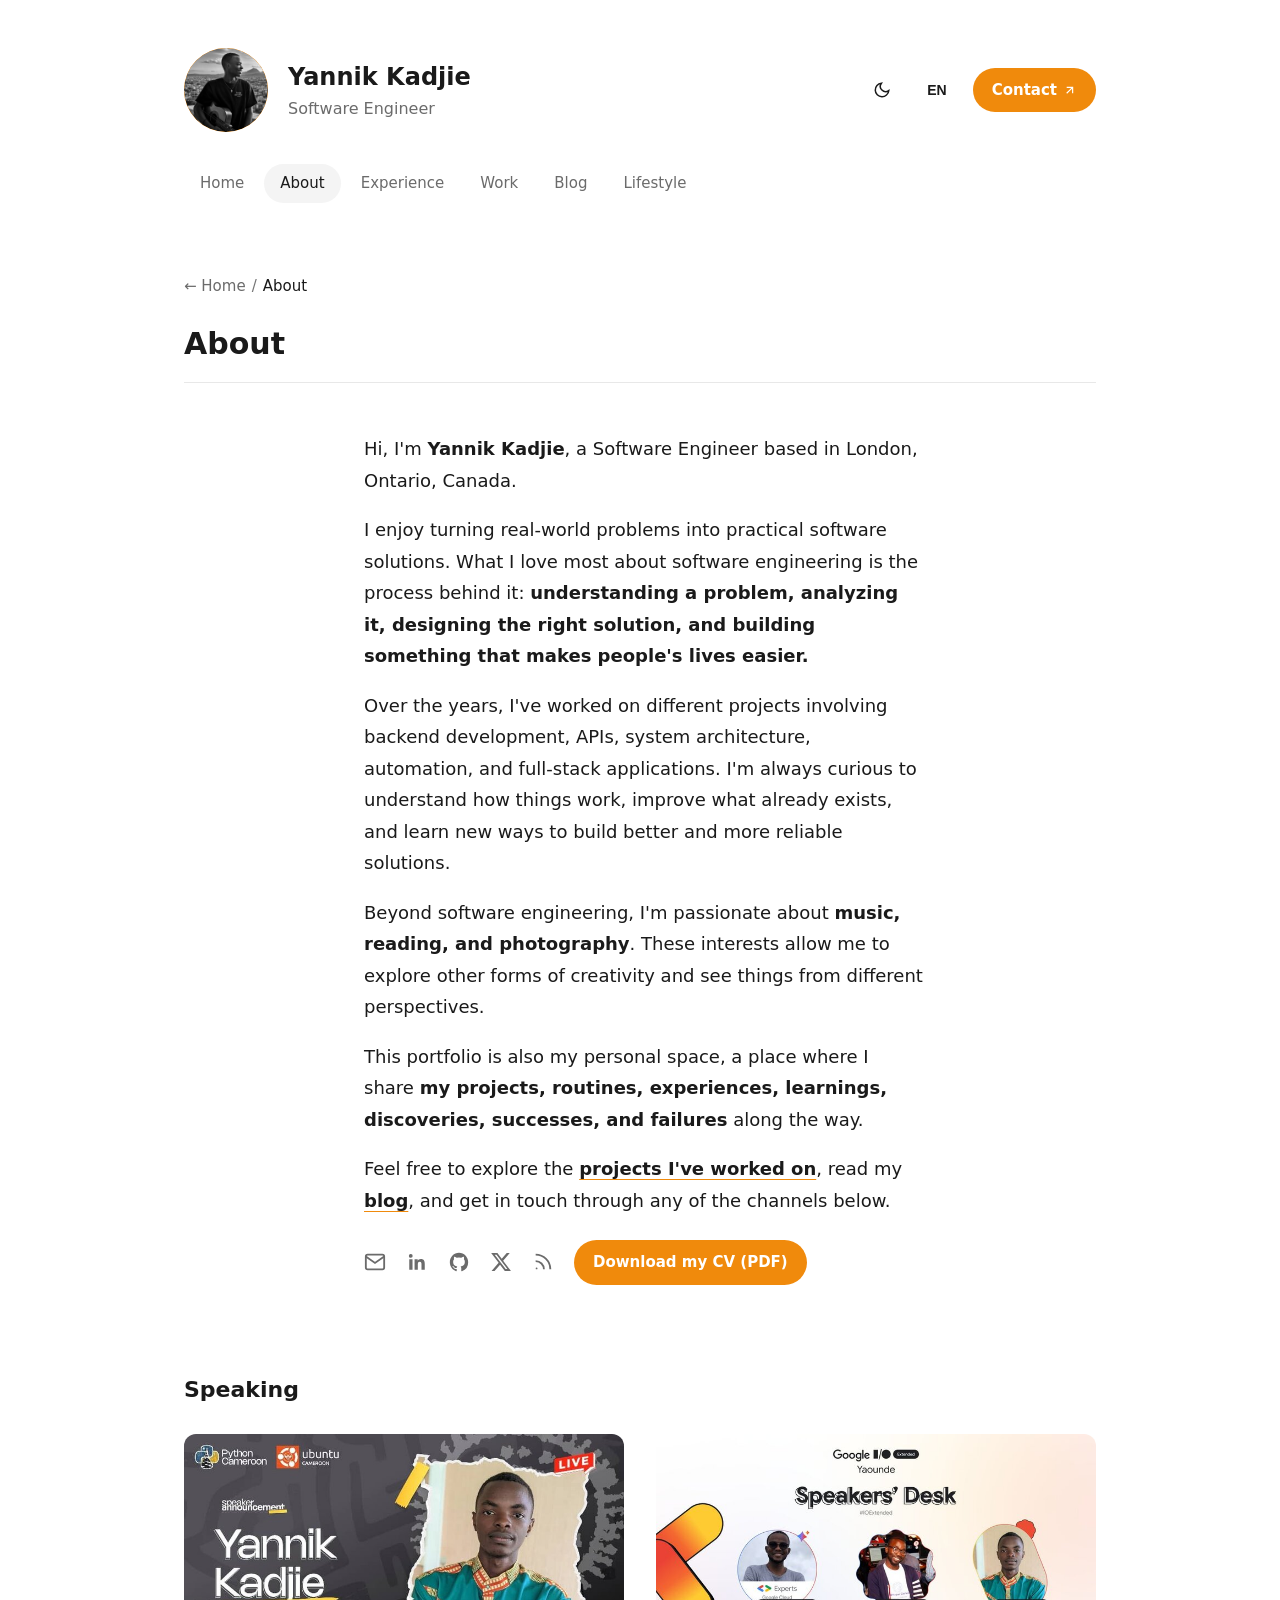
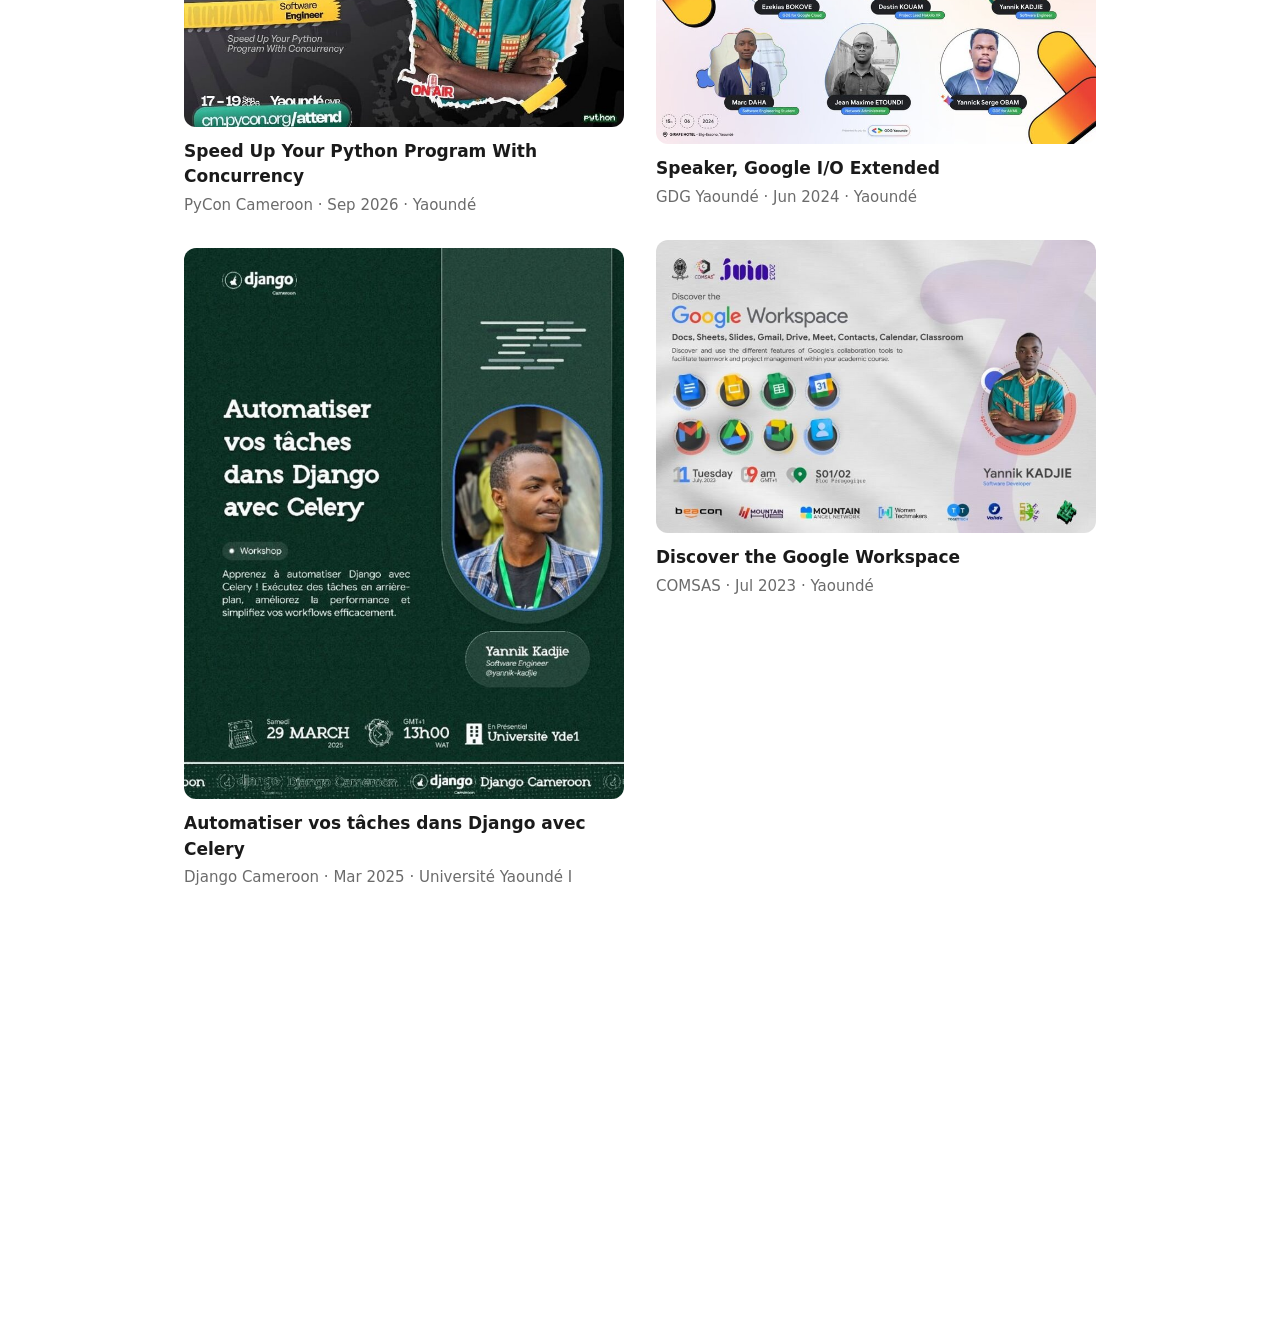
<file: apropos.html>
<!doctype html>
<html lang="en">
<head>
<!-- Google tag (gtag.js) -->
<script async src="https://www.googletagmanager.com/gtag/js?id=G-TTZ9JST12G"></script>
<script>
  window.dataLayer = window.dataLayer || [];
  function gtag(){dataLayer.push(arguments);}
  gtag('js', new Date());

  gtag('config', 'G-TTZ9JST12G');
</script>
<meta charset="utf-8">
<script>
  // Apply the saved theme before first paint to avoid a flash of the
  // wrong theme (OS dark preference vs. the user's explicit choice).
  try {
    var t = localStorage.getItem("theme");
    if (t) document.documentElement.setAttribute("data-theme", t);
  } catch (e) {}
</script>
<meta name="viewport" content="width=device-width, initial-scale=1">
<title>About - Yannik Kadjie, Software Engineer in London, Ontario</title>
<meta name="description" content="Yannik Kadjie, software engineer in London, Ontario, Canada: who I am, what drives me, and my talks at PyCon Cameroon, Django Cameroon and GDG Yaoundé.">
<link rel="canonical" href="https://yannik-kadjie.vercel.app/apropos.html">
<link rel="alternate" type="application/rss+xml" title="Yannik Kadjie's RSS feed" href="rss.xml">
<meta name="theme-color" content="#f08a0c">
<link rel="icon" type="image/svg+xml" href="assets/favicon.svg">
<link rel="icon" type="image/x-icon" href="assets/favicon.ico">
<link rel="apple-touch-icon" sizes="180x180" href="assets/apple-touch-icon.png">
<meta property="og:type" content="website">
<meta property="og:site_name" content="Yannik Kadjie">
<meta property="og:locale" content="en_US">
<meta property="og:url" content="https://yannik-kadjie.vercel.app/apropos.html">
<meta property="og:title" content="About - Yannik Kadjie, Software Engineer in London, Ontario">
<meta property="og:description" content="Yannik Kadjie, software engineer in London, Ontario, Canada: who I am, what drives me, and my talks at PyCon Cameroon, Django Cameroon and GDG Yaoundé.">
<meta property="og:image" content="https://yannik-kadjie.vercel.app/assets/og-image.jpg">
<meta property="og:image:width" content="1200">
<meta property="og:image:height" content="630">
<meta name="twitter:card" content="summary_large_image">
<meta name="twitter:title" content="About - Yannik Kadjie, Software Engineer in London, Ontario">
<meta name="twitter:description" content="Yannik Kadjie, software engineer in London, Ontario, Canada: who I am, what drives me, and my talks at PyCon Cameroon, Django Cameroon and GDG Yaoundé.">
<meta name="twitter:image" content="https://yannik-kadjie.vercel.app/assets/og-image.jpg">
<script type="application/ld+json">
{
  "@context": "https://schema.org",
  "@type": "AboutPage",
  "url": "https://yannik-kadjie.vercel.app/apropos.html",
  "name": "About - Yannik Kadjie, Software Engineer in London, Ontario",
  "description": "Yannik Kadjie, software engineer in London, Ontario, Canada: who I am, what drives me, and my talks at PyCon Cameroon, Django Cameroon and GDG Yaoundé.",
  "mainEntity": {
    "@type": "Person",
    "@id": "https://yannik-kadjie.vercel.app/#person",
    "name": "Yannik Kadjie",
    "jobTitle": "Software Engineer",
    "url": "https://yannik-kadjie.vercel.app/",
    "image": "https://yannik-kadjie.vercel.app/assets/avatar.jpg",
    "address": {
      "@type": "PostalAddress",
      "addressLocality": "London",
      "addressRegion": "ON",
      "addressCountry": "CA"
    },
    "knowsAbout": [
      "Python",
      "FastAPI",
      "Django",
      "Flutter",
      "Web scraping",
      "Test automation"
    ],
    "sameAs": [
      "https://linkedin.com/in/yannik-kadjie",
      "https://github.com/main-c",
      "https://x.com/yannikKadjie"
    ]
  }
}
</script>
<script type="application/ld+json">
{
  "@context": "https://schema.org",
  "@type": "Event",
  "name": "Speed Up Your Python Program With Concurrency",
  "startDate": "2026-09",
  "eventAttendanceMode": "https://schema.org/OfflineEventAttendanceMode",
  "eventStatus": "https://schema.org/EventScheduled",
  "location": {
    "@type": "Place",
    "name": "Yaoundé",
    "address": {
      "@type": "PostalAddress",
      "addressLocality": "Yaoundé",
      "addressCountry": "CM"
    }
  },
  "organizer": {
    "@type": "Organization",
    "name": "PyCon Cameroon"
  },
  "performer": {
    "@type": "Person",
    "@id": "https://yannik-kadjie.vercel.app/#person",
    "name": "Yannik Kadjie"
  }
}
</script>
<script type="application/ld+json">
{
  "@context": "https://schema.org",
  "@type": "Event",
  "name": "Automatiser vos tâches dans Django avec Celery",
  "startDate": "2025-03",
  "eventAttendanceMode": "https://schema.org/OfflineEventAttendanceMode",
  "eventStatus": "https://schema.org/EventScheduled",
  "location": {
    "@type": "Place",
    "name": "Université de Yaoundé I",
    "address": {
      "@type": "PostalAddress",
      "addressLocality": "Yaoundé",
      "addressCountry": "CM"
    }
  },
  "organizer": {
    "@type": "Organization",
    "name": "Django Cameroon"
  },
  "performer": {
    "@type": "Person",
    "@id": "https://yannik-kadjie.vercel.app/#person",
    "name": "Yannik Kadjie"
  }
}
</script>
<script type="application/ld+json">
{
  "@context": "https://schema.org",
  "@type": "Event",
  "name": "Google I/O Extended",
  "startDate": "2024-06",
  "eventAttendanceMode": "https://schema.org/OfflineEventAttendanceMode",
  "eventStatus": "https://schema.org/EventScheduled",
  "location": {
    "@type": "Place",
    "name": "Yaoundé",
    "address": {
      "@type": "PostalAddress",
      "addressLocality": "Yaoundé",
      "addressCountry": "CM"
    }
  },
  "organizer": {
    "@type": "Organization",
    "name": "GDG Yaoundé"
  },
  "performer": {
    "@type": "Person",
    "@id": "https://yannik-kadjie.vercel.app/#person",
    "name": "Yannik Kadjie"
  }
}
</script>
<script type="application/ld+json">
{
  "@context": "https://schema.org",
  "@type": "Event",
  "name": "Discover the Google Workspace",
  "startDate": "2023-07",
  "eventAttendanceMode": "https://schema.org/OfflineEventAttendanceMode",
  "eventStatus": "https://schema.org/EventScheduled",
  "location": {
    "@type": "Place",
    "name": "Yaoundé",
    "address": {
      "@type": "PostalAddress",
      "addressLocality": "Yaoundé",
      "addressCountry": "CM"
    }
  },
  "organizer": {
    "@type": "Organization",
    "name": "COMSAS"
  },
  "performer": {
    "@type": "Person",
    "@id": "https://yannik-kadjie.vercel.app/#person",
    "name": "Yannik Kadjie"
  }
}
</script>
<link rel="stylesheet" href="style.css">
<script type="application/ld+json">
{
  "@context": "https://schema.org",
  "@type": "BreadcrumbList",
  "itemListElement": [
    { "@type": "ListItem", "position": 1, "name": "Home", "item": "https://yannik-kadjie.vercel.app/" },
    { "@type": "ListItem", "position": 2, "name": "About", "item": "https://yannik-kadjie.vercel.app/apropos.html" }
  ]
}
</script>
</head>
<body>
<!-- Icon sprite (kept in sync with assets/icons.svg), inlined per page
     because a <use> referencing an external file is blocked under file://. -->
<svg style="display:none">
  <symbol id="icon-email" viewBox="0 0 24 24" fill="none" stroke="currentColor" stroke-width="2">
    <rect x="2" y="4" width="20" height="16" rx="2"/><path d="m22 6-10 7L2 6"/>
  </symbol>
  <symbol id="icon-linkedin" viewBox="0 0 24 24" fill="currentColor">
    <path d="M20.45 20.45h-3.56v-5.57c0-1.33-.02-3.03-1.85-3.03-1.85 0-2.14 1.44-2.14 2.94v5.66H9.34V9h3.42v1.56h.05c.48-.9 1.64-1.85 3.38-1.85 3.6 0 4.27 2.37 4.27 5.46v6.28ZM5.34 7.43a2.07 2.07 0 1 1 0-4.13 2.07 2.07 0 0 1 0 4.13ZM7.12 20.45H3.56V9h3.56v11.45Z"/>
  </symbol>
  <symbol id="icon-github" viewBox="0 0 24 24" fill="currentColor">
    <path d="M12 2C6.48 2 2 6.58 2 12.25c0 4.53 2.87 8.37 6.84 9.73.5.1.68-.22.68-.5 0-.24-.01-1.04-.01-1.89-2.78.62-3.37-1.22-3.37-1.22-.45-1.17-1.11-1.48-1.11-1.48-.9-.63.07-.62.07-.62 1 .07 1.53 1.06 1.53 1.06.89 1.56 2.34 1.11 2.91.85.09-.66.35-1.11.63-1.37-2.22-.26-4.56-1.14-4.56-5.07 0-1.12.39-2.03 1.03-2.75-.1-.26-.45-1.31.1-2.72 0 0 .84-.28 2.75 1.05a9.3 9.3 0 0 1 5 0c1.91-1.33 2.75-1.05 2.75-1.05.55 1.41.2 2.46.1 2.72.64.72 1.03 1.63 1.03 2.75 0 3.94-2.34 4.81-4.57 5.06.36.32.68.95.68 1.92 0 1.39-.01 2.51-.01 2.85 0 .28.18.6.69.5A10.26 10.26 0 0 0 22 12.25C22 6.58 17.52 2 12 2Z"/>
  </symbol>
  <symbol id="icon-rss" viewBox="0 0 24 24" fill="none" stroke="currentColor" stroke-width="2">
    <path d="M4 11a9 9 0 0 1 9 9"/><path d="M4 4a16 16 0 0 1 16 16"/><circle cx="5" cy="19" r="1" fill="currentColor" stroke="none"/>
  </symbol>
  <symbol id="icon-x" viewBox="0 0 24 24" fill="currentColor">
    <path d="M18.244 2.25h3.308l-7.227 8.26 8.502 11.24H16.17l-5.214-6.817L4.99 21.75H1.68l7.73-8.835L1.254 2.25H8.08l4.713 6.231zm-1.161 17.52h1.833L7.084 4.126H5.117z"/>
  </symbol>
</svg>


<header class="site-header">
  <div class="wrap header-top">
    <button type="button" id="avatar-btn" class="avatar" aria-label="View photo">
      <img id="avatar-img" src="assets/avatar.jpg" alt="Yannik Kadjie" width="800" height="800">
    </button>
    <div class="titles">
      <p class="site-name">Yannik Kadjie</p>
      <p class="subtitle">Software Engineer</p>
    </div>
    <div class="header-actions">
      <button id="theme-toggle" class="icon-btn" aria-label="Toggle dark mode" title="Toggle dark mode">
        <svg class="icon-moon" viewBox="0 0 24 24" width="18" height="18" fill="none" stroke="currentColor" stroke-width="2"><path d="M21 12.79A9 9 0 1 1 11.21 3 7 7 0 0 0 21 12.79Z"/></svg>
        <svg class="icon-sun" viewBox="0 0 24 24" width="18" height="18" fill="none" stroke="currentColor" stroke-width="2"><circle cx="12" cy="12" r="4"/><path d="M12 2v2M12 20v2M4.93 4.93l1.41 1.41M17.66 17.66l1.41 1.41M2 12h2M20 12h2M6.34 17.66l-1.41 1.41M19.07 4.93l-1.41 1.41"/></svg>
      </button>
      <button type="button" class="lang-btn" title="French version coming soon" aria-disabled="true">EN</button>
      <a class="btn btn-primary desktop-only" href="mailto:yannik.kadjie@gmail.com">Contact<span class="btn-icon"><svg viewBox="0 0 32 32" width="14" height="14" fill="currentColor"><path d="M7.483 22.524 9.37 24.41l11.314-11.313v10.37h2.677V8.533H8.426v2.677h10.37L7.483 22.524Z"/></svg></span></a>
      <button id="menu-toggle" class="menu-toggle mobile-only" aria-label="Open menu" aria-expanded="false" aria-controls="nav-overlay">
        <span class="burger-line"></span>
        <span class="burger-line"></span>
        <span class="burger-line"></span>
      </button>
    </div>
  </div>

  <nav class="wrap main-nav desktop-only">
    <a href="index.html">Home</a>
    <a href="apropos.html" class="active">About</a>
    <a href="experience.html">Experience</a>
    <a href="projets.html">Work</a>
    <a href="blog.html">Blog</a>
    <a href="lifestyle.html">Lifestyle</a>
  </nav>
</header>

<div class="nav-overlay" id="nav-overlay">
  <nav class="overlay-nav">
    <a href="index.html">Home</a>
    <a href="apropos.html" class="active">About</a>
    <a href="experience.html">Experience</a>
    <a href="projets.html">Work</a>
    <a href="blog.html">Blog</a>
    <a href="lifestyle.html">Lifestyle</a>
  </nav>
  <div class="overlay-lang" title="French version coming soon" aria-disabled="true">EN</div>
  <a class="btn btn-primary overlay-contact" href="mailto:yannik.kadjie@gmail.com">Contact<span class="btn-icon"><svg viewBox="0 0 32 32" width="14" height="14" fill="currentColor"><path d="M7.483 22.524 9.37 24.41l11.314-11.313v10.37h2.677V8.533H8.426v2.677h10.37L7.483 22.524Z"/></svg></span></a>
</div>

<div class="lightbox" id="lightbox">
  <button type="button" class="lightbox-close" id="lightbox-close" aria-label="Close photo">
    <svg viewBox="0 0 24 24" width="22" height="22" fill="none" stroke="currentColor" stroke-width="2"><path d="M6 6l12 12M18 6 6 18"/></svg>
  </button>
</div>

<main>

  <section class="wrap hero">
    <nav class="breadcrumb" aria-label="Breadcrumb">
      <ol>
        <li><a href="index.html">← Home</a></li>
        <li aria-current="page">About</li>
      </ol>
    </nav>
    <h1>About</h1>
    <hr class="hero-rule">
    <div class="about-grid">
      <div class="about-text">
        <p>Hi, I'm <strong>Yannik Kadjie</strong>, a Software Engineer based in London, Ontario, Canada.</p>
        <p>I enjoy turning real-world problems into practical software solutions. What I love most about software engineering is the process behind it: <strong>understanding a problem, analyzing it, designing the right solution, and building something that makes people's lives easier.</strong></p>
        <p>Over the years, I've worked on different projects involving backend development, APIs, system architecture, automation, and full-stack applications. I'm always curious to understand how things work, improve what already exists, and learn new ways to build better and more reliable solutions.</p>
        <p>Beyond software engineering, I'm passionate about <strong>music, reading, and photography</strong>. These interests allow me to explore other forms of creativity and see things from different perspectives.</p>
        <p>This portfolio is also my personal space, a place where I share <strong>my projects, routines, experiences, learnings, discoveries, successes, and failures</strong> along the way.</p>
        <p>Feel free to explore the <a href="projets.html">projects I've worked on</a>, read my <a href="blog.html">blog</a>, and get in touch through any of the channels below.</p>
        <div class="about-social">
          <a href="mailto:yannik.kadjie@gmail.com" aria-label="Email" title="Email" style="--brand:#ea4335">
            <svg width="22" height="22"><use href="#icon-email"></use></svg>
          </a>
          <a href="https://linkedin.com/in/yannik-kadjie" target="_blank" rel="noopener" aria-label="LinkedIn" title="LinkedIn" style="--brand:#0a66c2">
            <svg width="22" height="22"><use href="#icon-linkedin"></use></svg>
          </a>
          <a href="https://github.com/main-c" target="_blank" rel="noopener" aria-label="GitHub" title="GitHub" style="--brand:#8957e5">
            <svg width="22" height="22"><use href="#icon-github"></use></svg>
          </a>
          <a href="https://x.com/yannikKadjie" target="_blank" rel="noopener" aria-label="X (Twitter)" title="X (Twitter)" style="--brand:var(--text)">
            <svg width="22" height="22"><use href="#icon-x"></use></svg>
          </a>
          <a href="rss.xml" aria-label="RSS feed" title="RSS feed" style="--brand:#f26522">
            <svg width="22" height="22"><use href="#icon-rss"></use></svg>
          </a>
          <a class="btn btn-primary" href="assets/cv.pdf" download>Download my CV (PDF)</a>
        </div>
      </div>
    </div>
  </section>

  <section class="wrap section" id="speaking">
    <div class="section-head"><h3>Speaking</h3></div>
    <div class="talks-grid">
      <article class="talk-card">
        <img src="assets/talks/pycon-cameroon-2026.jpg" alt="Speaker announcement for Yannik Kadjie at PyCon Cameroon 2026" width="800" height="533" loading="lazy">
        <h4>Speed Up Your Python Program With Concurrency</h4>
        <p>PyCon Cameroon · Sep 2026 · Yaoundé</p>
      </article>
      <article class="talk-card">
        <img src="assets/talks/django-cameroon-2025.jpg" alt="Workshop announcement: Automatiser vos tâches dans Django avec Celery" width="639" height="800" loading="lazy">
        <h4>Automatiser vos tâches dans Django avec Celery</h4>
        <p>Django Cameroon · Mar 2025 · Université Yaoundé I</p>
      </article>
      <article class="talk-card">
        <img src="assets/talks/google-io-extended-2024.jpg" alt="Speakers' Desk lineup for Google I/O Extended Yaoundé, featuring Yannik Kadjie" width="800" height="565" loading="lazy">
        <h4>Speaker, Google I/O Extended</h4>
        <p>GDG Yaoundé · Jun 2024 · Yaoundé</p>
      </article>
      <article class="talk-card">
        <img src="assets/talks/google-workspace-2023.jpg" alt="Talk announcement: Discover the Google Workspace" width="800" height="533" loading="lazy">
        <h4>Discover the Google Workspace</h4>
        <p>COMSAS · Jul 2023 · Yaoundé</p>
      </article>
    </div>
  </section>

</main>

<footer class="site-footer">
  <div class="wrap footer-inner">
    <div class="footer-col">
      <h4>Pages</h4>
      <a href="index.html">Home</a>
      <a href="apropos.html">About</a>
      <a href="experience.html">Experience</a>
      <a href="projets.html">Work</a>
      <a href="blog.html">Blog</a>
      <a href="lifestyle.html">Lifestyle</a>
    </div>
  </div>
  <div class="wrap footer-bottom">
    <p>© <span id="year"></span> Yannik Kadjie.</p>
    <div class="social-links" id="footer-social">
      <a href="mailto:yannik.kadjie@gmail.com" aria-label="Email" title="Email">
        <svg width="20" height="20"><use href="#icon-email"></use></svg>
      </a>
      <a href="https://linkedin.com/in/yannik-kadjie" target="_blank" rel="noopener" aria-label="LinkedIn" title="LinkedIn">
        <svg width="20" height="20"><use href="#icon-linkedin"></use></svg>
      </a>
      <a href="https://github.com/main-c" target="_blank" rel="noopener" aria-label="GitHub" title="GitHub">
        <svg width="20" height="20"><use href="#icon-github"></use></svg>
      </a>
      <a href="https://x.com/yannikKadjie" target="_blank" rel="noopener" aria-label="X (Twitter)" title="X (Twitter)">
        <svg width="20" height="20"><use href="#icon-x"></use></svg>
      </a>
      <a href="rss.xml" aria-label="RSS feed" title="RSS feed">
        <svg width="20" height="20"><use href="#icon-rss"></use></svg>
      </a>
    </div>
  </div>
</footer>

<script src="script.js" defer></script>
</body>
</html>
</file>
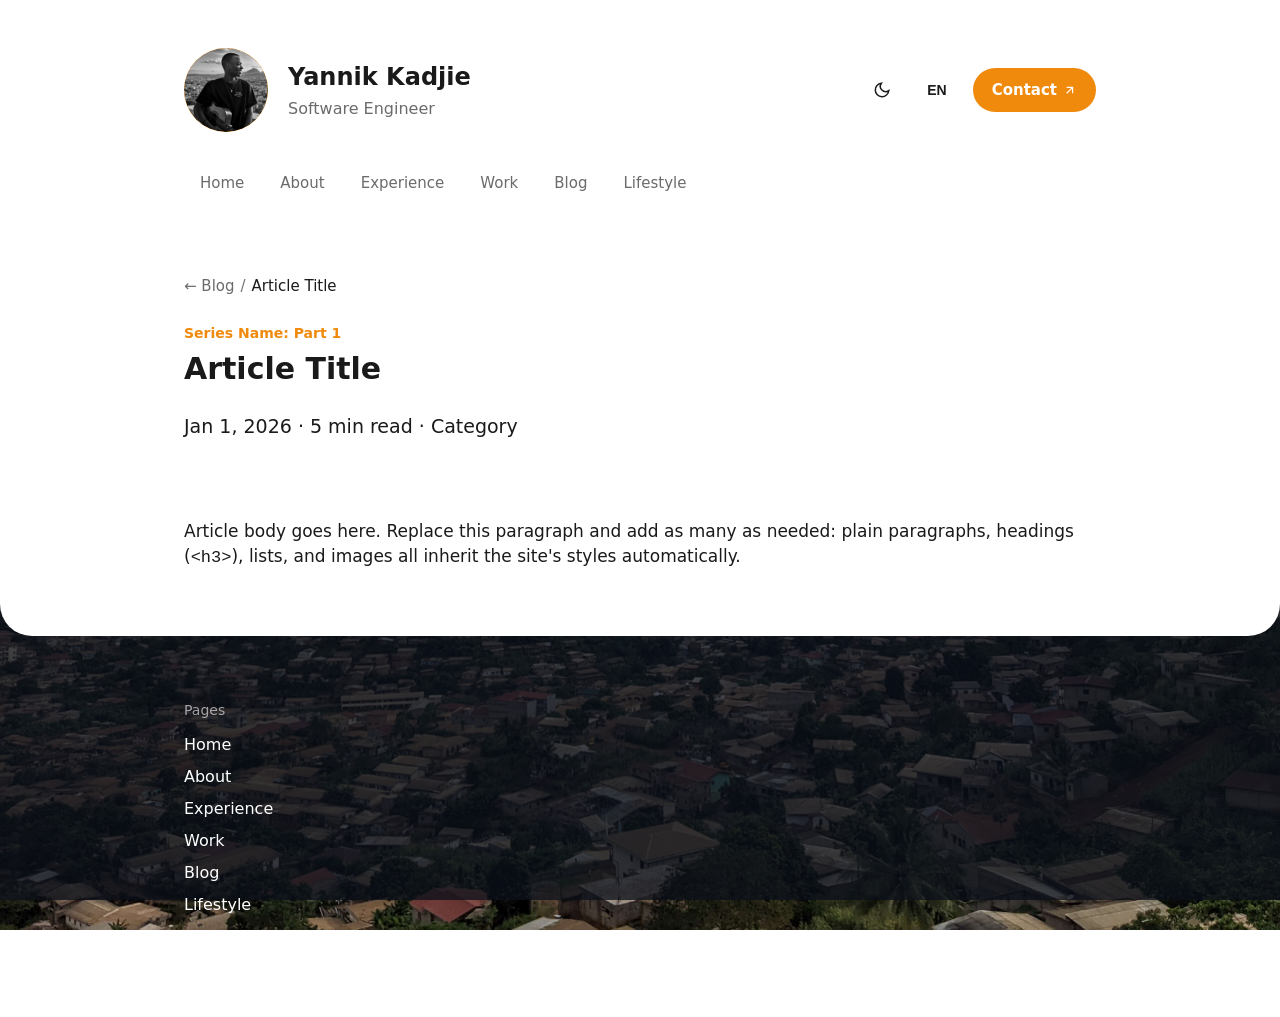
<file: article-template.html>
<!doctype html>
<!-- Article template. Duplicate this file per post (e.g. blog/my-post.html),
     fill in the placeholders, and link it from blog.html or tech.html's
     empty-state / a new list of cards there. Not linked in nav itself. -->
<html lang="en">
<head>
<!-- Google tag (gtag.js) -->
<script async src="https://www.googletagmanager.com/gtag/js?id=G-TTZ9JST12G"></script>
<script>
  window.dataLayer = window.dataLayer || [];
  function gtag(){dataLayer.push(arguments);}
  gtag('js', new Date());

  gtag('config', 'G-TTZ9JST12G');
</script>
<meta charset="utf-8">
<script>
  // Apply the saved theme before first paint to avoid a flash of the
  // wrong theme (OS dark preference vs. the user's explicit choice).
  try {
    var t = localStorage.getItem("theme");
    if (t) document.documentElement.setAttribute("data-theme", t);
  } catch (e) {}
</script>
<meta name="viewport" content="width=device-width, initial-scale=1">
<meta name="robots" content="noindex">
<title>Article Title – Yannik Kadjie</title>
<meta name="description" content="One or two sentences summarizing the article, 140-160 characters for search results.">
<link rel="canonical" href="https://yannik-kadjie.vercel.app/article-template.html">
<link rel="alternate" type="application/rss+xml" title="Yannik Kadjie's RSS feed" href="rss.xml">
<meta name="theme-color" content="#f08a0c">
<link rel="icon" type="image/svg+xml" href="assets/favicon.svg">
<link rel="icon" type="image/x-icon" href="assets/favicon.ico">
<link rel="apple-touch-icon" sizes="180x180" href="assets/apple-touch-icon.png">
<link rel="stylesheet" href="style.css">
<script type="application/ld+json">
{
  "@context": "https://schema.org",
  "@type": "BlogPosting",
  "headline": "Article Title",
  "datePublished": "2026-01-01",
  "dateModified": "2026-01-01",
  "author": { "@type": "Person", "name": "Yannik Kadjie" },
  "image": "https://yannik-kadjie.vercel.app/assets/og-image.jpg"
}
</script>
</head>
<body>
<!-- Icon sprite (kept in sync with assets/icons.svg), inlined per page
     because a <use> referencing an external file is blocked under file://. -->
<svg style="display:none">
  <symbol id="icon-email" viewBox="0 0 24 24" fill="none" stroke="currentColor" stroke-width="2">
    <rect x="2" y="4" width="20" height="16" rx="2"/><path d="m22 6-10 7L2 6"/>
  </symbol>
  <symbol id="icon-linkedin" viewBox="0 0 24 24" fill="currentColor">
    <path d="M20.45 20.45h-3.56v-5.57c0-1.33-.02-3.03-1.85-3.03-1.85 0-2.14 1.44-2.14 2.94v5.66H9.34V9h3.42v1.56h.05c.48-.9 1.64-1.85 3.38-1.85 3.6 0 4.27 2.37 4.27 5.46v6.28ZM5.34 7.43a2.07 2.07 0 1 1 0-4.13 2.07 2.07 0 0 1 0 4.13ZM7.12 20.45H3.56V9h3.56v11.45Z"/>
  </symbol>
  <symbol id="icon-github" viewBox="0 0 24 24" fill="currentColor">
    <path d="M12 2C6.48 2 2 6.58 2 12.25c0 4.53 2.87 8.37 6.84 9.73.5.1.68-.22.68-.5 0-.24-.01-1.04-.01-1.89-2.78.62-3.37-1.22-3.37-1.22-.45-1.17-1.11-1.48-1.11-1.48-.9-.63.07-.62.07-.62 1 .07 1.53 1.06 1.53 1.06.89 1.56 2.34 1.11 2.91.85.09-.66.35-1.11.63-1.37-2.22-.26-4.56-1.14-4.56-5.07 0-1.12.39-2.03 1.03-2.75-.1-.26-.45-1.31.1-2.72 0 0 .84-.28 2.75 1.05a9.3 9.3 0 0 1 5 0c1.91-1.33 2.75-1.05 2.75-1.05.55 1.41.2 2.46.1 2.72.64.72 1.03 1.63 1.03 2.75 0 3.94-2.34 4.81-4.57 5.06.36.32.68.95.68 1.92 0 1.39-.01 2.51-.01 2.85 0 .28.18.6.69.5A10.26 10.26 0 0 0 22 12.25C22 6.58 17.52 2 12 2Z"/>
  </symbol>
  <symbol id="icon-rss" viewBox="0 0 24 24" fill="none" stroke="currentColor" stroke-width="2">
    <path d="M4 11a9 9 0 0 1 9 9"/><path d="M4 4a16 16 0 0 1 16 16"/><circle cx="5" cy="19" r="1" fill="currentColor" stroke="none"/>
  </symbol>
  <symbol id="icon-x" viewBox="0 0 24 24" fill="currentColor">
    <path d="M18.244 2.25h3.308l-7.227 8.26 8.502 11.24H16.17l-5.214-6.817L4.99 21.75H1.68l7.73-8.835L1.254 2.25H8.08l4.713 6.231zm-1.161 17.52h1.833L7.084 4.126H5.117z"/>
  </symbol>
</svg>


<header class="site-header">
  <div class="wrap header-top">
    <button type="button" id="avatar-btn" class="avatar" aria-label="View photo">
      <img id="avatar-img" src="assets/avatar.jpg" alt="Yannik Kadjie" width="800" height="800">
    </button>
    <div class="titles">
      <p class="site-name">Yannik Kadjie</p>
      <p class="subtitle">Software Engineer</p>
    </div>
    <div class="header-actions">
      <button id="theme-toggle" class="icon-btn" aria-label="Toggle dark mode" title="Toggle dark mode">
        <svg class="icon-moon" viewBox="0 0 24 24" width="18" height="18" fill="none" stroke="currentColor" stroke-width="2"><path d="M21 12.79A9 9 0 1 1 11.21 3 7 7 0 0 0 21 12.79Z"/></svg>
        <svg class="icon-sun" viewBox="0 0 24 24" width="18" height="18" fill="none" stroke="currentColor" stroke-width="2"><circle cx="12" cy="12" r="4"/><path d="M12 2v2M12 20v2M4.93 4.93l1.41 1.41M17.66 17.66l1.41 1.41M2 12h2M20 12h2M6.34 17.66l-1.41 1.41M19.07 4.93l-1.41 1.41"/></svg>
      </button>
      <button type="button" class="lang-btn" title="French version coming soon" aria-disabled="true">EN</button>
      <a class="btn btn-primary desktop-only" href="mailto:yannik.kadjie@gmail.com">Contact<span class="btn-icon"><svg viewBox="0 0 32 32" width="14" height="14" fill="currentColor"><path d="M7.483 22.524 9.37 24.41l11.314-11.313v10.37h2.677V8.533H8.426v2.677h10.37L7.483 22.524Z"/></svg></span></a>
      <button id="menu-toggle" class="menu-toggle mobile-only" aria-label="Open menu" aria-expanded="false" aria-controls="nav-overlay">
        <span class="burger-line"></span>
        <span class="burger-line"></span>
        <span class="burger-line"></span>
      </button>
    </div>
  </div>

  <nav class="wrap main-nav desktop-only">
    <a href="index.html">Home</a>
    <a href="apropos.html">About</a>
    <a href="experience.html">Experience</a>
    <a href="projets.html">Work</a>
    <a href="blog.html">Blog</a>
    <a href="lifestyle.html">Lifestyle</a>
  </nav>
</header>

<div class="nav-overlay" id="nav-overlay">
  <nav class="overlay-nav">
    <a href="index.html">Home</a>
    <a href="apropos.html">About</a>
    <a href="experience.html">Experience</a>
    <a href="projets.html">Work</a>
    <a href="blog.html">Blog</a>
    <a href="lifestyle.html">Lifestyle</a>
  </nav>
  <div class="overlay-lang" title="French version coming soon" aria-disabled="true">EN</div>
  <a class="btn btn-primary overlay-contact" href="mailto:yannik.kadjie@gmail.com">Contact<span class="btn-icon"><svg viewBox="0 0 32 32" width="14" height="14" fill="currentColor"><path d="M7.483 22.524 9.37 24.41l11.314-11.313v10.37h2.677V8.533H8.426v2.677h10.37L7.483 22.524Z"/></svg></span></a>
</div>

<div class="lightbox" id="lightbox">
  <button type="button" class="lightbox-close" id="lightbox-close" aria-label="Close photo">
    <svg viewBox="0 0 24 24" width="22" height="22" fill="none" stroke="currentColor" stroke-width="2"><path d="M6 6l12 12M18 6 6 18"/></svg>
  </button>
</div>

<main>

  <article class="wrap hero">
    <nav class="breadcrumb" aria-label="Breadcrumb">
      <ol>
        <li><a href="blog.html">← Blog</a></li>
        <li aria-current="page">Article Title</li>
      </ol>
    </nav>
    <!-- badge de série (optional) -->
    <p class="stack-line">Series Name: Part 1</p>
    <h1>Article Title</h1>
    <p class="lede">
      <time datetime="2026-01-01">Jan 1, 2026</time> · 5 min read ·
      <span>Category</span>
    </p>
  </article>

  <article class="wrap section" style="padding-top: 0;">
    <p>Article body goes here. Replace this paragraph and add as many as needed:
       plain paragraphs, headings (<code>&lt;h3&gt;</code>), lists, and images all
       inherit the site's styles automatically.</p>
  </article>

</main>

<footer class="site-footer">
  <div class="wrap footer-inner">
    <div class="footer-col">
      <h4>Pages</h4>
      <a href="index.html">Home</a>
      <a href="apropos.html">About</a>
      <a href="experience.html">Experience</a>
      <a href="projets.html">Work</a>
      <a href="blog.html">Blog</a>
      <a href="lifestyle.html">Lifestyle</a>
    </div>
  </div>
  <div class="wrap footer-bottom">
    <p>© <span id="year"></span> Yannik Kadjie.</p>
    <div class="social-links" id="footer-social">
      <a href="mailto:yannik.kadjie@gmail.com" aria-label="Email" title="Email">
        <svg width="20" height="20"><use href="#icon-email"></use></svg>
      </a>
      <a href="https://linkedin.com/in/yannik-kadjie" target="_blank" rel="noopener" aria-label="LinkedIn" title="LinkedIn">
        <svg width="20" height="20"><use href="#icon-linkedin"></use></svg>
      </a>
      <a href="https://github.com/main-c" target="_blank" rel="noopener" aria-label="GitHub" title="GitHub">
        <svg width="20" height="20"><use href="#icon-github"></use></svg>
      </a>
      <a href="https://x.com/yannikKadjie" target="_blank" rel="noopener" aria-label="X (Twitter)" title="X (Twitter)">
        <svg width="20" height="20"><use href="#icon-x"></use></svg>
      </a>
      <a href="rss.xml" aria-label="RSS feed" title="RSS feed">
        <svg width="20" height="20"><use href="#icon-rss"></use></svg>
      </a>
    </div>
  </div>
</footer>

<script src="script.js" defer></script>
</body>
</html>
</file>
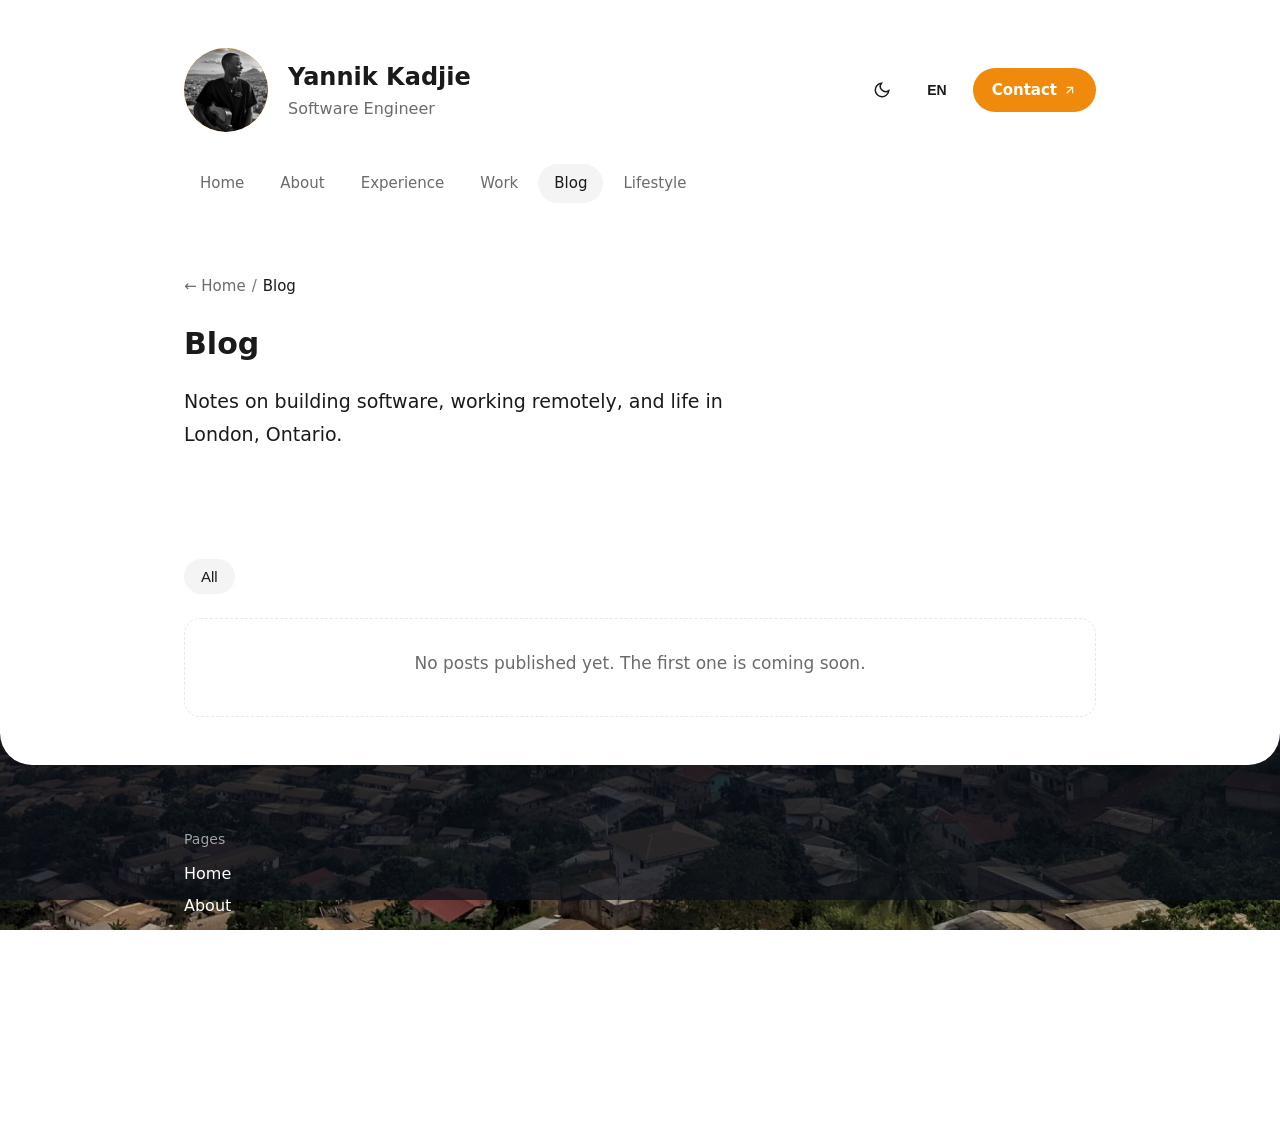
<file: blog.html>
<!doctype html>
<html lang="en">
<head>
<!-- Google tag (gtag.js) -->
<script async src="https://www.googletagmanager.com/gtag/js?id=G-TTZ9JST12G"></script>
<script>
  window.dataLayer = window.dataLayer || [];
  function gtag(){dataLayer.push(arguments);}
  gtag('js', new Date());

  gtag('config', 'G-TTZ9JST12G');
</script>
<meta charset="utf-8">
<script>
  // Apply the saved theme before first paint to avoid a flash of the
  // wrong theme (OS dark preference vs. the user's explicit choice).
  try {
    var t = localStorage.getItem("theme");
    if (t) document.documentElement.setAttribute("data-theme", t);
  } catch (e) {}
</script>
<meta name="viewport" content="width=device-width, initial-scale=1">
<title>Blog - Yannik Kadjie, Software Engineer</title>
<meta name="description" content="Yannik Kadjie's blog: notes on building software, working remotely, and life in London, Ontario.">
<link rel="canonical" href="https://yannik-kadjie.vercel.app/blog.html">
<link rel="alternate" type="application/rss+xml" title="Yannik Kadjie's RSS feed" href="rss.xml">
<meta name="theme-color" content="#f08a0c">
<link rel="icon" type="image/svg+xml" href="assets/favicon.svg">
<link rel="icon" type="image/x-icon" href="assets/favicon.ico">
<link rel="apple-touch-icon" sizes="180x180" href="assets/apple-touch-icon.png">
<!-- noindex until the first post is published: remove this line and add the page back to sitemap.xml -->
<meta name="robots" content="noindex, follow">
<meta property="og:type" content="website">
<meta property="og:site_name" content="Yannik Kadjie">
<meta property="og:locale" content="en_US">
<meta property="og:url" content="https://yannik-kadjie.vercel.app/blog.html">
<meta property="og:title" content="Blog - Yannik Kadjie, Software Engineer">
<meta property="og:description" content="Yannik Kadjie's blog: notes on building software, working remotely, and life in London, Ontario.">
<meta property="og:image" content="https://yannik-kadjie.vercel.app/assets/og-image.jpg">
<meta property="og:image:width" content="1200">
<meta property="og:image:height" content="630">
<meta name="twitter:card" content="summary_large_image">
<meta name="twitter:title" content="Blog - Yannik Kadjie, Software Engineer">
<meta name="twitter:description" content="Yannik Kadjie's blog: notes on building software, working remotely, and life in London, Ontario.">
<meta name="twitter:image" content="https://yannik-kadjie.vercel.app/assets/og-image.jpg">
<link rel="stylesheet" href="style.css">
<script type="application/ld+json">
{
  "@context": "https://schema.org",
  "@type": "BreadcrumbList",
  "itemListElement": [
    { "@type": "ListItem", "position": 1, "name": "Home", "item": "https://yannik-kadjie.vercel.app/" },
    { "@type": "ListItem", "position": 2, "name": "Blog", "item": "https://yannik-kadjie.vercel.app/blog.html" }
  ]
}
</script>
</head>
<body>
<!-- Icon sprite (kept in sync with assets/icons.svg), inlined per page
     because a <use> referencing an external file is blocked under file://. -->
<svg style="display:none">
  <symbol id="icon-email" viewBox="0 0 24 24" fill="none" stroke="currentColor" stroke-width="2">
    <rect x="2" y="4" width="20" height="16" rx="2"/><path d="m22 6-10 7L2 6"/>
  </symbol>
  <symbol id="icon-linkedin" viewBox="0 0 24 24" fill="currentColor">
    <path d="M20.45 20.45h-3.56v-5.57c0-1.33-.02-3.03-1.85-3.03-1.85 0-2.14 1.44-2.14 2.94v5.66H9.34V9h3.42v1.56h.05c.48-.9 1.64-1.85 3.38-1.85 3.6 0 4.27 2.37 4.27 5.46v6.28ZM5.34 7.43a2.07 2.07 0 1 1 0-4.13 2.07 2.07 0 0 1 0 4.13ZM7.12 20.45H3.56V9h3.56v11.45Z"/>
  </symbol>
  <symbol id="icon-github" viewBox="0 0 24 24" fill="currentColor">
    <path d="M12 2C6.48 2 2 6.58 2 12.25c0 4.53 2.87 8.37 6.84 9.73.5.1.68-.22.68-.5 0-.24-.01-1.04-.01-1.89-2.78.62-3.37-1.22-3.37-1.22-.45-1.17-1.11-1.48-1.11-1.48-.9-.63.07-.62.07-.62 1 .07 1.53 1.06 1.53 1.06.89 1.56 2.34 1.11 2.91.85.09-.66.35-1.11.63-1.37-2.22-.26-4.56-1.14-4.56-5.07 0-1.12.39-2.03 1.03-2.75-.1-.26-.45-1.31.1-2.72 0 0 .84-.28 2.75 1.05a9.3 9.3 0 0 1 5 0c1.91-1.33 2.75-1.05 2.75-1.05.55 1.41.2 2.46.1 2.72.64.72 1.03 1.63 1.03 2.75 0 3.94-2.34 4.81-4.57 5.06.36.32.68.95.68 1.92 0 1.39-.01 2.51-.01 2.85 0 .28.18.6.69.5A10.26 10.26 0 0 0 22 12.25C22 6.58 17.52 2 12 2Z"/>
  </symbol>
  <symbol id="icon-rss" viewBox="0 0 24 24" fill="none" stroke="currentColor" stroke-width="2">
    <path d="M4 11a9 9 0 0 1 9 9"/><path d="M4 4a16 16 0 0 1 16 16"/><circle cx="5" cy="19" r="1" fill="currentColor" stroke="none"/>
  </symbol>
  <symbol id="icon-x" viewBox="0 0 24 24" fill="currentColor">
    <path d="M18.244 2.25h3.308l-7.227 8.26 8.502 11.24H16.17l-5.214-6.817L4.99 21.75H1.68l7.73-8.835L1.254 2.25H8.08l4.713 6.231zm-1.161 17.52h1.833L7.084 4.126H5.117z"/>
  </symbol>
</svg>


<header class="site-header">
  <div class="wrap header-top">
    <button type="button" id="avatar-btn" class="avatar" aria-label="View photo">
      <img id="avatar-img" src="assets/avatar.jpg" alt="Yannik Kadjie" width="800" height="800">
    </button>
    <div class="titles">
      <p class="site-name">Yannik Kadjie</p>
      <p class="subtitle">Software Engineer</p>
    </div>
    <div class="header-actions">
      <button id="theme-toggle" class="icon-btn" aria-label="Toggle dark mode" title="Toggle dark mode">
        <svg class="icon-moon" viewBox="0 0 24 24" width="18" height="18" fill="none" stroke="currentColor" stroke-width="2"><path d="M21 12.79A9 9 0 1 1 11.21 3 7 7 0 0 0 21 12.79Z"/></svg>
        <svg class="icon-sun" viewBox="0 0 24 24" width="18" height="18" fill="none" stroke="currentColor" stroke-width="2"><circle cx="12" cy="12" r="4"/><path d="M12 2v2M12 20v2M4.93 4.93l1.41 1.41M17.66 17.66l1.41 1.41M2 12h2M20 12h2M6.34 17.66l-1.41 1.41M19.07 4.93l-1.41 1.41"/></svg>
      </button>
      <button type="button" class="lang-btn" title="French version coming soon" aria-disabled="true">EN</button>
      <a class="btn btn-primary desktop-only" href="mailto:yannik.kadjie@gmail.com">Contact<span class="btn-icon"><svg viewBox="0 0 32 32" width="14" height="14" fill="currentColor"><path d="M7.483 22.524 9.37 24.41l11.314-11.313v10.37h2.677V8.533H8.426v2.677h10.37L7.483 22.524Z"/></svg></span></a>
      <button id="menu-toggle" class="menu-toggle mobile-only" aria-label="Open menu" aria-expanded="false" aria-controls="nav-overlay">
        <span class="burger-line"></span>
        <span class="burger-line"></span>
        <span class="burger-line"></span>
      </button>
    </div>
  </div>

  <nav class="wrap main-nav desktop-only">
    <a href="index.html">Home</a>
    <a href="apropos.html">About</a>
    <a href="experience.html">Experience</a>
    <a href="projets.html">Work</a>
    <a href="blog.html" class="active">Blog</a>
    <a href="lifestyle.html">Lifestyle</a>
  </nav>
</header>

<div class="nav-overlay" id="nav-overlay">
  <nav class="overlay-nav">
    <a href="index.html">Home</a>
    <a href="apropos.html">About</a>
    <a href="experience.html">Experience</a>
    <a href="projets.html">Work</a>
    <a href="blog.html" class="active">Blog</a>
    <a href="lifestyle.html">Lifestyle</a>
  </nav>
  <div class="overlay-lang" title="French version coming soon" aria-disabled="true">EN</div>
  <a class="btn btn-primary overlay-contact" href="mailto:yannik.kadjie@gmail.com">Contact<span class="btn-icon"><svg viewBox="0 0 32 32" width="14" height="14" fill="currentColor"><path d="M7.483 22.524 9.37 24.41l11.314-11.313v10.37h2.677V8.533H8.426v2.677h10.37L7.483 22.524Z"/></svg></span></a>
</div>

<div class="lightbox" id="lightbox">
  <button type="button" class="lightbox-close" id="lightbox-close" aria-label="Close photo">
    <svg viewBox="0 0 24 24" width="22" height="22" fill="none" stroke="currentColor" stroke-width="2"><path d="M6 6l12 12M18 6 6 18"/></svg>
  </button>
</div>

<main>

  <section class="wrap hero">
    <nav class="breadcrumb" aria-label="Breadcrumb">
      <ol>
        <li><a href="index.html">← Home</a></li>
        <li aria-current="page">Blog</li>
      </ol>
    </nav>
    <h1>Blog</h1>
    <p class="lede">Notes on building software, working remotely, and life in London, Ontario.</p>
  </section>

  <section class="wrap section">
    <div class="filter-chips">
      <button type="button" class="chip active">All</button>
    </div>
    <div class="empty-state">
      <p>No posts published yet. The first one is coming soon.</p>
    </div>
  </section>

</main>

<footer class="site-footer">
  <div class="wrap footer-inner">
    <div class="footer-col">
      <h4>Pages</h4>
      <a href="index.html">Home</a>
      <a href="apropos.html">About</a>
      <a href="experience.html">Experience</a>
      <a href="projets.html">Work</a>
      <a href="blog.html">Blog</a>
      <a href="lifestyle.html">Lifestyle</a>
    </div>
  </div>
  <div class="wrap footer-bottom">
    <p>© <span id="year"></span> Yannik Kadjie.</p>
    <div class="social-links" id="footer-social">
      <a href="mailto:yannik.kadjie@gmail.com" aria-label="Email" title="Email">
        <svg width="20" height="20"><use href="#icon-email"></use></svg>
      </a>
      <a href="https://linkedin.com/in/yannik-kadjie" target="_blank" rel="noopener" aria-label="LinkedIn" title="LinkedIn">
        <svg width="20" height="20"><use href="#icon-linkedin"></use></svg>
      </a>
      <a href="https://github.com/main-c" target="_blank" rel="noopener" aria-label="GitHub" title="GitHub">
        <svg width="20" height="20"><use href="#icon-github"></use></svg>
      </a>
      <a href="https://x.com/yannikKadjie" target="_blank" rel="noopener" aria-label="X (Twitter)" title="X (Twitter)">
        <svg width="20" height="20"><use href="#icon-x"></use></svg>
      </a>
      <a href="rss.xml" aria-label="RSS feed" title="RSS feed">
        <svg width="20" height="20"><use href="#icon-rss"></use></svg>
      </a>
    </div>
  </div>
</footer>

<script src="script.js" defer></script>
</body>
</html>
</file>
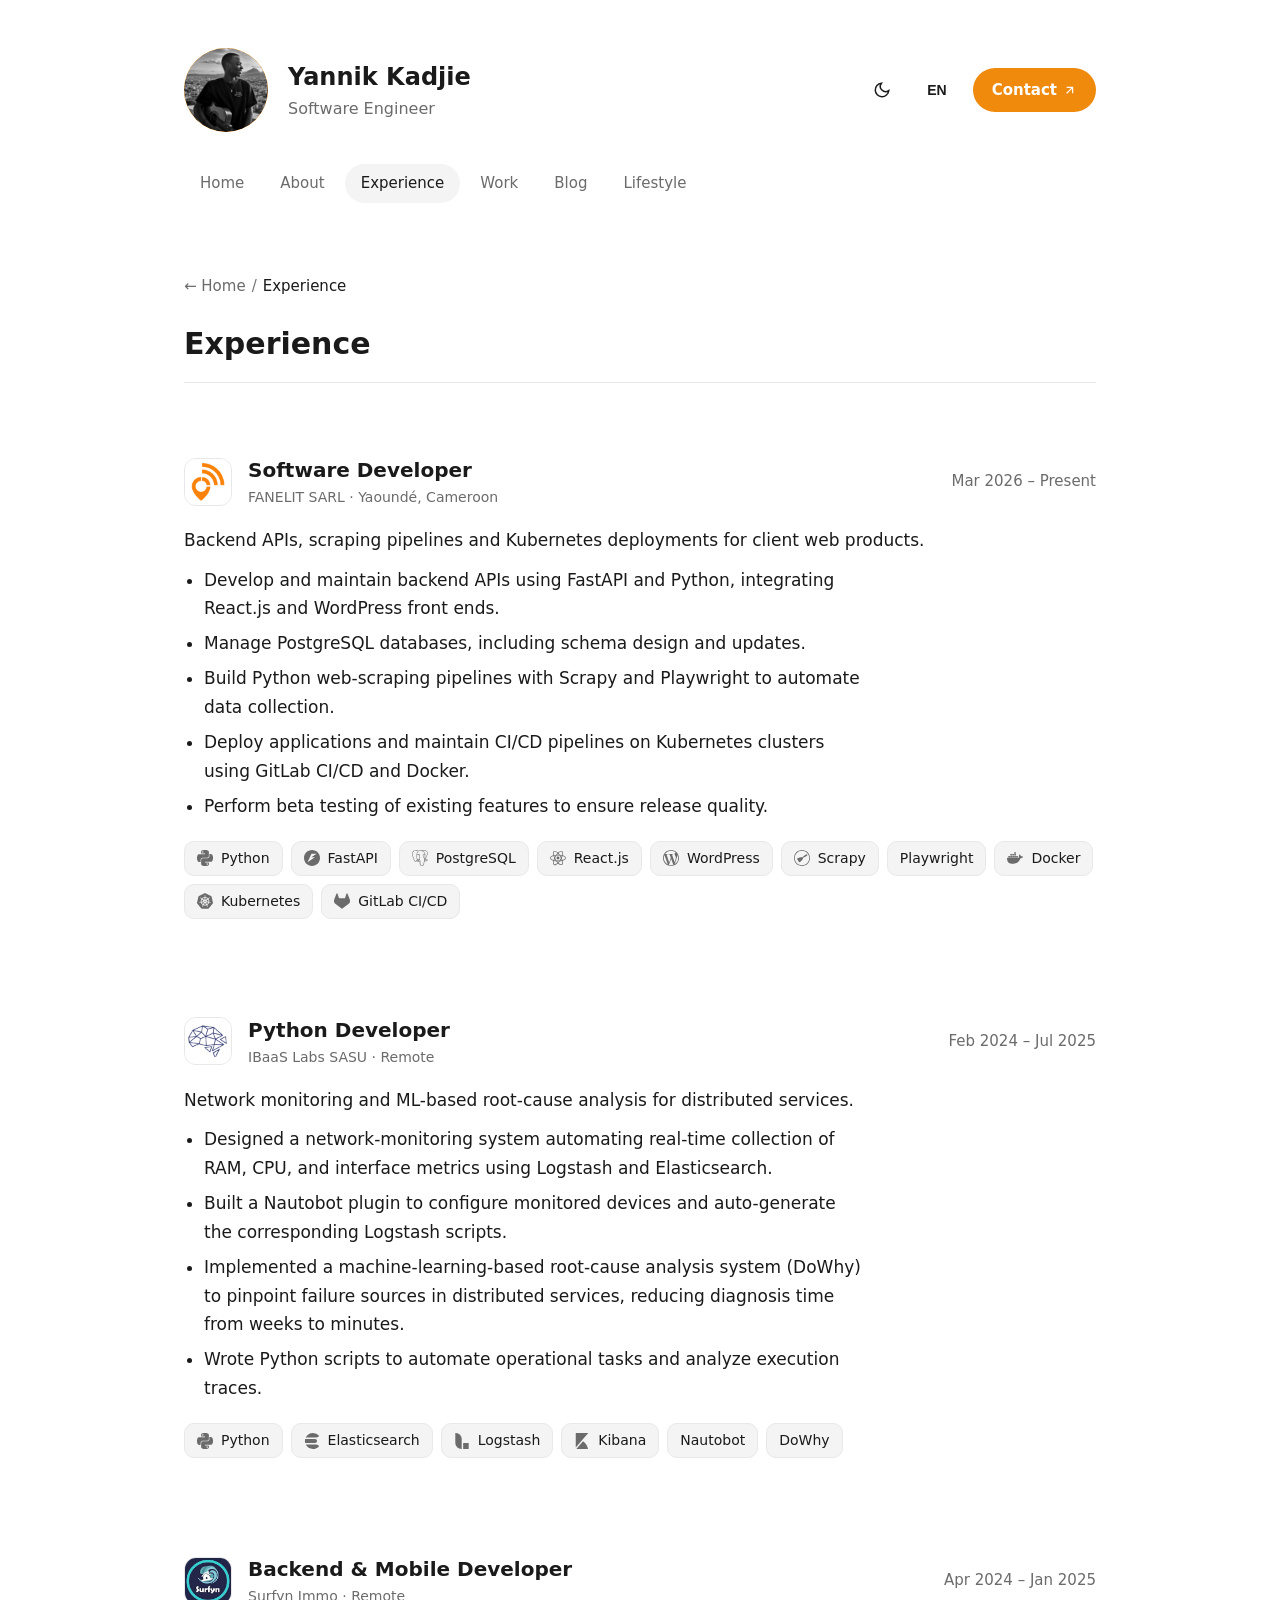
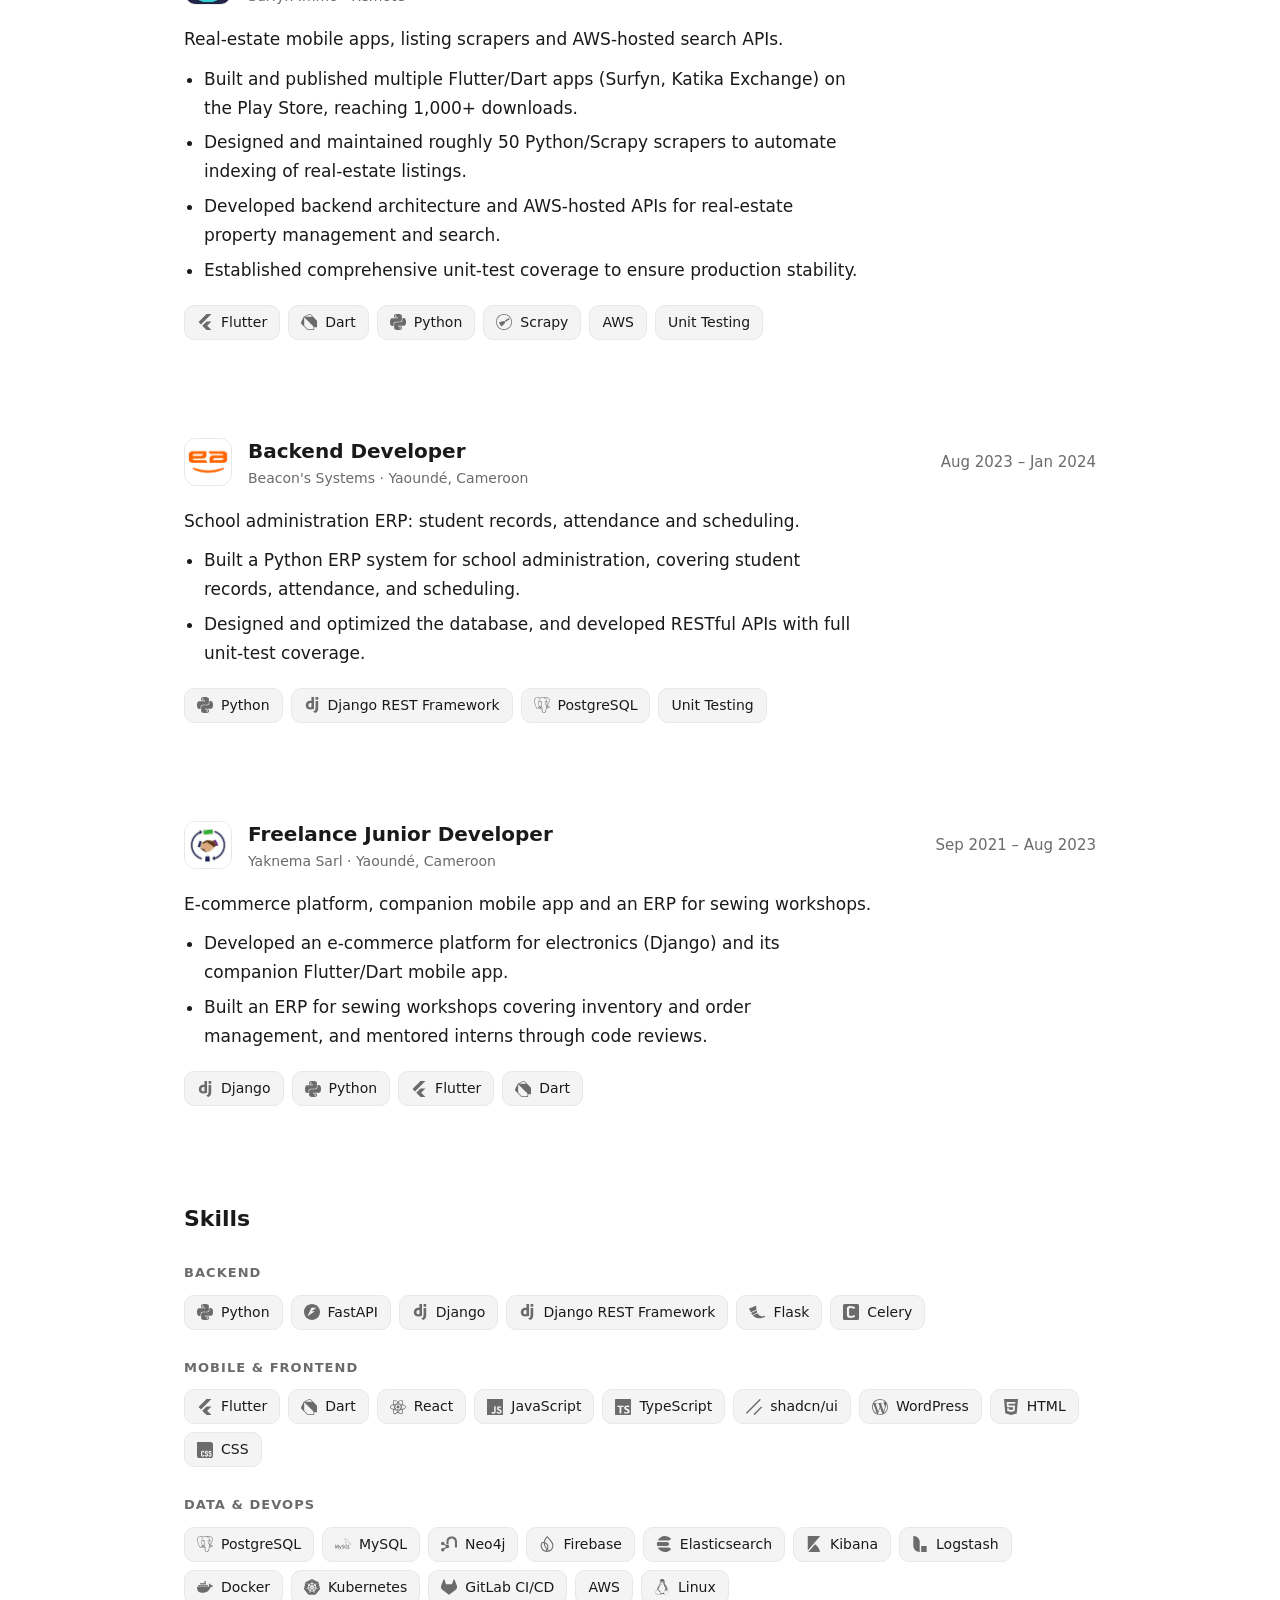
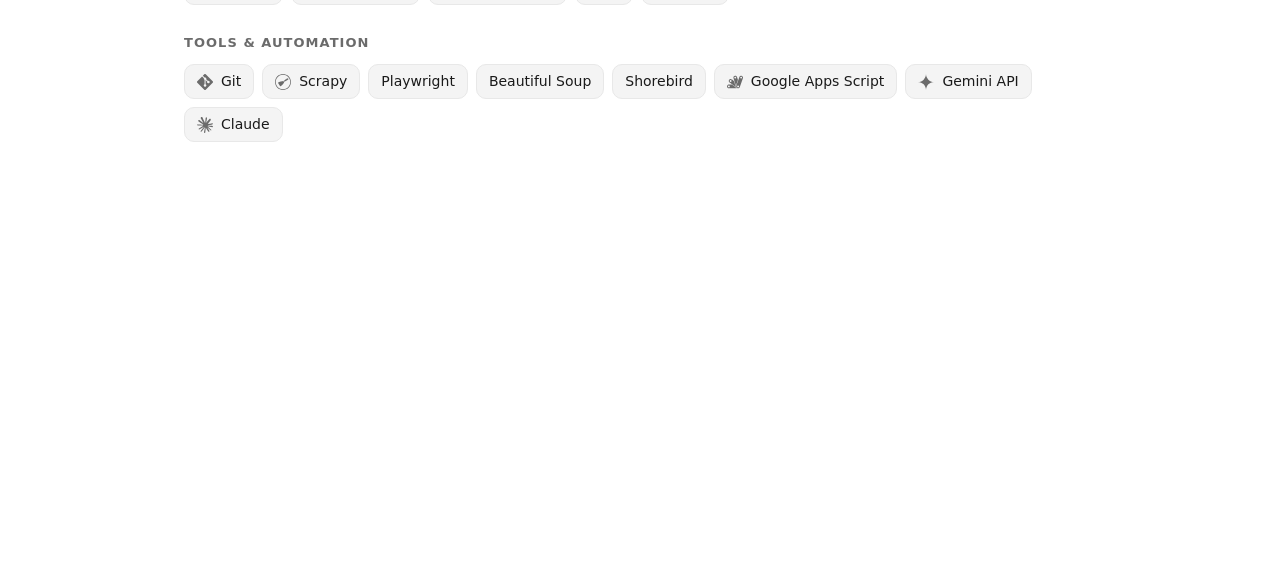
<file: experience.html>
<!doctype html>
<html lang="en">
<head>
<!-- Google tag (gtag.js) -->
<script async src="https://www.googletagmanager.com/gtag/js?id=G-TTZ9JST12G"></script>
<script>
  window.dataLayer = window.dataLayer || [];
  function gtag(){dataLayer.push(arguments);}
  gtag('js', new Date());

  gtag('config', 'G-TTZ9JST12G');
</script>
<meta charset="utf-8">
<script>
  // Apply the saved theme before first paint to avoid a flash of the
  // wrong theme (OS dark preference vs. the user's explicit choice).
  try {
    var t = localStorage.getItem("theme");
    if (t) document.documentElement.setAttribute("data-theme", t);
  } catch (e) {}
</script>
<meta name="viewport" content="width=device-width, initial-scale=1">
<title>Experience &amp; Skills - Yannik Kadjie, Software Engineer</title>
<meta name="description" content="5 years building backend APIs with Python, FastAPI and Django, Flutter mobile apps, scraping pipelines and Kubernetes deployments, from London, Ontario, Canada.">
<link rel="canonical" href="https://yannik-kadjie.vercel.app/experience.html">
<link rel="alternate" type="application/rss+xml" title="Yannik Kadjie's RSS feed" href="rss.xml">
<meta name="theme-color" content="#f08a0c">
<link rel="icon" type="image/svg+xml" href="assets/favicon.svg">
<link rel="icon" type="image/x-icon" href="assets/favicon.ico">
<link rel="apple-touch-icon" sizes="180x180" href="assets/apple-touch-icon.png">
<meta property="og:type" content="profile">
<meta property="og:site_name" content="Yannik Kadjie">
<meta property="og:locale" content="en_US">
<meta property="og:url" content="https://yannik-kadjie.vercel.app/experience.html">
<meta property="og:title" content="Experience &amp; Skills - Yannik Kadjie, Software Engineer">
<meta property="og:description" content="5 years building backend APIs with Python, FastAPI and Django, Flutter mobile apps, scraping pipelines and Kubernetes deployments, from London, Ontario, Canada.">
<meta property="og:image" content="https://yannik-kadjie.vercel.app/assets/og-image.jpg">
<meta property="og:image:width" content="1200">
<meta property="og:image:height" content="630">

<meta name="twitter:card" content="summary_large_image">
<meta name="twitter:title" content="Experience &amp; Skills - Yannik Kadjie, Software Engineer">
<meta name="twitter:description" content="5 years building backend APIs with Python, FastAPI and Django, Flutter mobile apps, scraping pipelines and Kubernetes deployments, from London, Ontario, Canada.">
<meta name="twitter:image" content="https://yannik-kadjie.vercel.app/assets/og-image.jpg">

<link rel="stylesheet" href="style.css">

<script type="application/ld+json">
{
  "@context": "https://schema.org",
  "@type": "ProfilePage",
  "url": "https://yannik-kadjie.vercel.app/experience.html",
  "name": "Experience & Skills - Yannik Kadjie",
  "mainEntity": {
    "@type": "Person",
    "name": "Yannik Kadjie",
    "jobTitle": "Software Engineer",
    "url": "https://yannik-kadjie.vercel.app/",
    "image": "https://yannik-kadjie.vercel.app/assets/avatar.jpg",
    "address": {
      "@type": "PostalAddress",
      "addressLocality": "London",
      "addressRegion": "ON",
      "addressCountry": "CA"
    },
    "worksFor": [
      {
        "@type": "EmployeeRole",
        "roleName": "Software Developer",
        "startDate": "2026-03",
        "worksFor": {
          "@type": "Organization",
          "name": "FANELIT SARL"
        }
      },
      {
        "@type": "EmployeeRole",
        "roleName": "Python Developer",
        "startDate": "2024-02",
        "endDate": "2025-07",
        "worksFor": {
          "@type": "Organization",
          "name": "IBaaS Labs SASU"
        }
      },
      {
        "@type": "EmployeeRole",
        "roleName": "Backend & Mobile Developer",
        "startDate": "2024-04",
        "endDate": "2025-01",
        "worksFor": {
          "@type": "Organization",
          "name": "Surfyn Immo"
        }
      },
      {
        "@type": "EmployeeRole",
        "roleName": "Backend Developer",
        "startDate": "2023-08",
        "endDate": "2024-01",
        "worksFor": {
          "@type": "Organization",
          "name": "Beacon's Systems"
        }
      },
      {
        "@type": "EmployeeRole",
        "roleName": "Freelance Junior Developer",
        "startDate": "2021-09",
        "endDate": "2023-08",
        "worksFor": {
          "@type": "Organization",
          "name": "Yaknema Sarl"
        }
      }
    ],
    "alumniOf": {
      "@type": "CollegeOrUniversity",
      "name": "Université de Yaoundé I"
    },
    "knowsAbout": [
      "Python",
      "FastAPI",
      "Django",
      "Django REST Framework",
      "Flask",
      "Celery",
      "Flutter",
      "Dart",
      "React",
      "JavaScript",
      "TypeScript",
      "shadcn/ui",
      "WordPress",
      "HTML",
      "CSS",
      "PostgreSQL",
      "MySQL",
      "Neo4j",
      "Firebase",
      "Elasticsearch",
      "Kibana",
      "Logstash",
      "Docker",
      "Kubernetes",
      "GitLab CI/CD",
      "AWS",
      "Linux",
      "Git",
      "Scrapy",
      "Playwright",
      "Beautiful Soup",
      "Shorebird",
      "Google Apps Script",
      "Gemini API",
      "Claude"
    ],
    "sameAs": [
      "https://linkedin.com/in/yannik-kadjie",
      "https://github.com/main-c",
      "https://x.com/yannikKadjie"
    ]
  }
}
</script>
<script type="application/ld+json">
{
  "@context": "https://schema.org",
  "@type": "BreadcrumbList",
  "itemListElement": [
    { "@type": "ListItem", "position": 1, "name": "Home", "item": "https://yannik-kadjie.vercel.app/" },
    { "@type": "ListItem", "position": 2, "name": "Experience", "item": "https://yannik-kadjie.vercel.app/experience.html" }
  ]
}
</script>
</head>
<body>
<!-- Icon sprite (kept in sync with assets/icons.svg), inlined per page
     because a <use> referencing an external file is blocked under file://. -->
<svg style="display:none">
  <symbol id="icon-email" viewBox="0 0 24 24" fill="none" stroke="currentColor" stroke-width="2">
    <rect x="2" y="4" width="20" height="16" rx="2"/><path d="m22 6-10 7L2 6"/>
  </symbol>
  <symbol id="icon-linkedin" viewBox="0 0 24 24" fill="currentColor">
    <path d="M20.45 20.45h-3.56v-5.57c0-1.33-.02-3.03-1.85-3.03-1.85 0-2.14 1.44-2.14 2.94v5.66H9.34V9h3.42v1.56h.05c.48-.9 1.64-1.85 3.38-1.85 3.6 0 4.27 2.37 4.27 5.46v6.28ZM5.34 7.43a2.07 2.07 0 1 1 0-4.13 2.07 2.07 0 0 1 0 4.13ZM7.12 20.45H3.56V9h3.56v11.45Z"/>
  </symbol>
  <symbol id="icon-github" viewBox="0 0 24 24" fill="currentColor">
    <path d="M12 2C6.48 2 2 6.58 2 12.25c0 4.53 2.87 8.37 6.84 9.73.5.1.68-.22.68-.5 0-.24-.01-1.04-.01-1.89-2.78.62-3.37-1.22-3.37-1.22-.45-1.17-1.11-1.48-1.11-1.48-.9-.63.07-.62.07-.62 1 .07 1.53 1.06 1.53 1.06.89 1.56 2.34 1.11 2.91.85.09-.66.35-1.11.63-1.37-2.22-.26-4.56-1.14-4.56-5.07 0-1.12.39-2.03 1.03-2.75-.1-.26-.45-1.31.1-2.72 0 0 .84-.28 2.75 1.05a9.3 9.3 0 0 1 5 0c1.91-1.33 2.75-1.05 2.75-1.05.55 1.41.2 2.46.1 2.72.64.72 1.03 1.63 1.03 2.75 0 3.94-2.34 4.81-4.57 5.06.36.32.68.95.68 1.92 0 1.39-.01 2.51-.01 2.85 0 .28.18.6.69.5A10.26 10.26 0 0 0 22 12.25C22 6.58 17.52 2 12 2Z"/>
  </symbol>
  <symbol id="icon-rss" viewBox="0 0 24 24" fill="none" stroke="currentColor" stroke-width="2">
    <path d="M4 11a9 9 0 0 1 9 9"/><path d="M4 4a16 16 0 0 1 16 16"/><circle cx="5" cy="19" r="1" fill="currentColor" stroke="none"/>
  </symbol>
  <symbol id="icon-x" viewBox="0 0 24 24" fill="currentColor">
    <path d="M18.244 2.25h3.308l-7.227 8.26 8.502 11.24H16.17l-5.214-6.817L4.99 21.75H1.68l7.73-8.835L1.254 2.25H8.08l4.713 6.231zm-1.161 17.52h1.833L7.084 4.126H5.117z"/>
  </symbol>
  <!-- Tech logos from Simple Icons (CC0), simple-icons@16.32.0 -->
  <symbol id="si-celery" viewBox="0 0 24 24" fill="currentColor"><path d="M2.303 0A2.298 2.298 0 0 0 0 2.303v19.394A2.298 2.298 0 0 0 2.303 24h19.394A2.298 2.298 0 0 0 24 21.697V2.303A2.298 2.298 0 0 0 21.697 0zm8.177 3.072c4.098 0 7.028 1.438 7.68 1.764l-1.194 2.55c-2.442-1.057-4.993-1.41-5.672-1.41-1.574 0-2.17.922-2.17 1.763v8.494c0 .869.596 1.791 2.17 1.791.679 0 3.23-.38 5.672-1.41l1.194 2.496c-.435.271-3.637 1.818-7.68 1.818-1.112 0-4.64-.244-4.64-4.64V7.713c0-4.397 3.528-4.64 4.64-4.64z"/></symbol>
  <symbol id="si-css" viewBox="0 0 24 24" fill="currentColor"><path d="M0 0v20.16A3.84 3.84 0 0 0 3.84 24h16.32A3.84 3.84 0 0 0 24 20.16V3.84A3.84 3.84 0 0 0 20.16 0Zm14.256 13.08c1.56 0 2.28 1.08 2.304 2.64h-1.608c.024-.288-.048-.6-.144-.84-.096-.192-.288-.264-.552-.264-.456 0-.696.264-.696.84-.024.576.288.888.768 1.08.72.288 1.608.744 1.92 1.296q.432.648.432 1.656c0 1.608-.912 2.592-2.496 2.592-1.656 0-2.4-1.032-2.424-2.688h1.68c0 .792.264 1.176.792 1.176.264 0 .456-.072.552-.24.192-.312.24-1.176-.048-1.512-.312-.408-.912-.6-1.32-.816q-.828-.396-1.224-.936c-.24-.36-.36-.888-.36-1.536 0-1.44.936-2.472 2.424-2.448m5.4 0c1.584 0 2.304 1.08 2.328 2.64h-1.608c0-.288-.048-.6-.168-.84-.096-.192-.264-.264-.528-.264-.48 0-.72.264-.72.84s.288.888.792 1.08c.696.288 1.608.744 1.92 1.296.264.432.408.984.408 1.656.024 1.608-.888 2.592-2.472 2.592-1.68 0-2.424-1.056-2.448-2.688h1.68c0 .744.264 1.176.792 1.176.264 0 .456-.072.552-.24.216-.312.264-1.176-.048-1.512-.288-.408-.888-.6-1.32-.816-.552-.264-.96-.576-1.2-.936s-.36-.888-.36-1.536c-.024-1.44.912-2.472 2.4-2.448m-11.031.018c.711-.006 1.419.198 1.839.63.432.432.672 1.128.648 1.992H9.336c.024-.456-.096-.792-.432-.96-.312-.144-.768-.048-.888.24-.12.264-.192.576-.168.864v3.504c0 .744.264 1.128.768 1.128a.65.65 0 0 0 .552-.264c.168-.24.192-.552.168-.84h1.776c.096 1.632-.984 2.712-2.568 2.688-1.536 0-2.496-.864-2.472-2.472v-4.032c0-.816.24-1.44.696-1.848.432-.408 1.146-.624 1.857-.63"/></symbol>
  <symbol id="si-dart" viewBox="0 0 24 24" fill="currentColor"><path d="M4.105 4.105S9.158 1.58 11.684.316a3.079 3.079 0 0 1 1.481-.315c.766.047 1.677.788 1.677.788L24 9.948v9.789h-4.263V24H9.789l-9-9C.303 14.5 0 13.795 0 13.105c0-.319.18-.818.316-1.105l3.789-7.895zm.679.679v11.787c.002.543.021 1.024.498 1.508L10.204 23h8.533v-4.263L4.784 4.784zm12.055-.678c-.899-.896-1.809-1.78-2.74-2.643-.302-.267-.567-.468-1.07-.462-.37.014-.87.195-.87.195L6.341 4.105l10.498.001z"/></symbol>
  <symbol id="si-django" viewBox="0 0 24 24" fill="currentColor"><path d="M11.146 0h3.924v18.166c-2.013.382-3.491.535-5.096.535-4.791 0-7.288-2.166-7.288-6.32 0-4.002 2.65-6.6 6.753-6.6.637 0 1.121.05 1.707.203zm0 9.143a3.894 3.894 0 00-1.325-.204c-1.988 0-3.134 1.223-3.134 3.365 0 2.09 1.096 3.236 3.109 3.236.433 0 .79-.025 1.35-.102V9.142zM21.314 6.06v9.098c0 3.134-.229 4.638-.917 5.937-.637 1.249-1.478 2.039-3.211 2.905l-3.644-1.733c1.733-.815 2.574-1.53 3.109-2.625.561-1.121.739-2.421.739-5.835V6.059h3.924zM17.39.021h3.924v4.026H17.39z"/></symbol>
  <symbol id="si-docker" viewBox="0 0 24 24" fill="currentColor"><path d="M13.983 11.078h2.119a.186.186 0 00.186-.185V9.006a.186.186 0 00-.186-.186h-2.119a.185.185 0 00-.185.185v1.888c0 .102.083.185.185.185m-2.954-5.43h2.118a.186.186 0 00.186-.186V3.574a.186.186 0 00-.186-.185h-2.118a.185.185 0 00-.185.185v1.888c0 .102.082.185.185.185m0 2.716h2.118a.187.187 0 00.186-.186V6.29a.186.186 0 00-.186-.185h-2.118a.185.185 0 00-.185.185v1.887c0 .102.082.185.185.186m-2.93 0h2.12a.186.186 0 00.184-.186V6.29a.185.185 0 00-.185-.185H8.1a.185.185 0 00-.185.185v1.887c0 .102.083.185.185.186m-2.964 0h2.119a.186.186 0 00.185-.186V6.29a.185.185 0 00-.185-.185H5.136a.186.186 0 00-.186.185v1.887c0 .102.084.185.186.186m5.893 2.715h2.118a.186.186 0 00.186-.185V9.006a.186.186 0 00-.186-.186h-2.118a.185.185 0 00-.185.185v1.888c0 .102.082.185.185.185m-2.93 0h2.12a.185.185 0 00.184-.185V9.006a.185.185 0 00-.184-.186h-2.12a.185.185 0 00-.184.185v1.888c0 .102.083.185.185.185m-2.964 0h2.119a.185.185 0 00.185-.185V9.006a.185.185 0 00-.184-.186h-2.12a.186.186 0 00-.186.186v1.887c0 .102.084.185.186.185m-2.92 0h2.12a.185.185 0 00.184-.185V9.006a.185.185 0 00-.184-.186h-2.12a.185.185 0 00-.184.185v1.888c0 .102.082.185.185.185M23.763 9.89c-.065-.051-.672-.51-1.954-.51-.338.001-.676.03-1.01.087-.248-1.7-1.653-2.53-1.716-2.566l-.344-.199-.226.327c-.284.438-.49.922-.612 1.43-.23.97-.09 1.882.403 2.661-.595.332-1.55.413-1.744.42H.751a.751.751 0 00-.75.748 11.376 11.376 0 00.692 4.062c.545 1.428 1.355 2.48 2.41 3.124 1.18.723 3.1 1.137 5.275 1.137.983.003 1.963-.086 2.93-.266a12.248 12.248 0 003.823-1.389c.98-.567 1.86-1.288 2.61-2.136 1.252-1.418 1.998-2.997 2.553-4.4h.221c1.372 0 2.215-.549 2.68-1.009.309-.293.55-.65.707-1.046l.098-.288Z"/></symbol>
  <symbol id="si-elasticsearch" viewBox="0 0 24 24" fill="currentColor"><path d="M13.394 0C8.683 0 4.609 2.716 2.644 6.667h15.641a4.77 4.77 0 0 0 3.073-1.11c.446-.375.864-.785 1.247-1.243l.001-.002A11.974 11.974 0 0 0 13.394 0zM1.804 8.889a12.009 12.009 0 0 0 0 6.222h14.7a3.111 3.111 0 1 0 0-6.222zm.84 8.444C4.61 21.283 8.684 24 13.395 24c3.701 0 7.011-1.677 9.212-4.312l-.001-.002a9.958 9.958 0 0 0-1.247-1.243 4.77 4.77 0 0 0-3.073-1.11z"/></symbol>
  <symbol id="si-fastapi" viewBox="0 0 24 24" fill="currentColor"><path d="M12 .0387C5.3729.0384.0003 5.3931 0 11.9988c-.001 6.6066 5.372 11.9628 12 11.9625 6.628.0003 12.001-5.3559 12-11.9625-.0003-6.6057-5.3729-11.9604-12-11.96m-.829 5.4153h7.55l-7.5805 5.3284h5.1828L5.279 18.5436q2.9466-6.5444 5.892-13.0896"/></symbol>
  <symbol id="si-firebase" viewBox="0 0 24 24" fill="currentColor"><path d="M19.455 8.369c-.538-.748-1.778-2.285-3.681-4.569-.826-.991-1.535-1.832-1.884-2.245a146 146 0 0 0-.488-.576l-.207-.245-.113-.133-.022-.032-.01-.005L12.57 0l-.609.488c-1.555 1.246-2.828 2.851-3.681 4.64-.523 1.064-.864 2.105-1.043 3.176-.047.241-.088.489-.121.738-.209-.017-.421-.028-.632-.033-.018-.001-.035-.002-.059-.003a7.46 7.46 0 0 0-2.28.274l-.317.089-.163.286c-.765 1.342-1.198 2.869-1.252 4.416-.07 2.01.477 3.954 1.583 5.625 1.082 1.633 2.61 2.882 4.42 3.611l.236.095.071.025.003-.001a9.59 9.59 0 0 0 2.941.568q.171.006.342.006c1.273 0 2.513-.249 3.69-.742l.008.004.313-.145a9.63 9.63 0 0 0 3.927-3.335c1.01-1.49 1.577-3.234 1.641-5.042.075-2.161-.643-4.304-2.133-6.371m-7.083 6.695c.328 1.244.264 2.44-.191 3.558-1.135-1.12-1.967-2.352-2.475-3.665-.543-1.404-.87-2.74-.974-3.975.48.157.922.366 1.315.622 1.132.737 1.914 1.902 2.325 3.461zm.207 6.022c.482.368.99.712 1.513 1.028-.771.21-1.565.302-2.369.273a8 8 0 0 1-.373-.022c.458-.394.869-.823 1.228-1.279zm1.347-6.431c-.516-1.957-1.527-3.437-3.002-4.398-.647-.421-1.385-.741-2.194-.95.011-.134.026-.268.043-.4.014-.113.03-.216.046-.313.133-.689.332-1.37.589-2.025.099-.25.206-.499.321-.74l.004-.008c.177-.358.376-.719.61-1.105l.092-.152-.003-.001c.544-.851 1.197-1.627 1.942-2.311l.288.341c.672.796 1.304 1.548 1.878 2.237 1.291 1.549 2.966 3.583 3.612 4.48 1.277 1.771 1.893 3.579 1.83 5.375-.049 1.395-.461 2.755-1.195 3.933-.694 1.116-1.661 2.05-2.8 2.708-.636-.318-1.559-.839-2.539-1.599.79-1.575.952-3.28.479-5.072zm-2.575 5.397c-.725.939-1.587 1.55-2.09 1.856-.081-.029-.163-.06-.243-.093l-.065-.026c-1.49-.616-2.747-1.656-3.635-3.01-.907-1.384-1.356-2.993-1.298-4.653.041-1.19.338-2.327.882-3.379.316-.07.638-.114.96-.131l.084-.002c.162-.003.324-.003.478 0 .227.011.454.035.677.07.073 1.513.445 3.145 1.105 4.852.637 1.644 1.694 3.162 3.144 4.515z"/></symbol>
  <symbol id="si-flask" viewBox="0 0 24 24" fill="currentColor"><path d="M10.773 2.878c-.013 1.434.322 4.624.445 5.734l-8.558 3.83c-.56-.959-.98-2.304-1.237-3.38l-.06.027c-.205.09-.406.053-.494-.088l-.011-.018-.82-1.506c-.058-.105-.05-.252.024-.392a.78.78 0 0 1 .358-.331l9.824-4.207c.146-.064.299-.063.4.004.106.062.127.128.13.327Zm.68 7c.523 1.97.675 2.412.832 2.818l-7.263 3.7a19.35 19.35 0 0 1-1.81-2.83l8.24-3.689Zm12.432 8.786h.003c.283.402-.047.657-.153.698l-.947.37c.037.125.035.319-.217.414l-.736.287c-.229.09-.398-.059-.42-.2l-.025-.125c-4.427 1.784-7.94 1.685-10.696.647-1.981-.745-3.576-1.983-4.846-3.379l6.948-3.54c.721 1.431 1.586 2.454 2.509 3.178 2.086 1.638 4.415 1.712 5.793 1.563l-.047-.233c-.015-.077.007-.135.086-.165l.734-.288a.302.302 0 0 1 .342.086l.748-.288a.306.306 0 0 1 .341.086l.583.89Z"/></symbol>
  <symbol id="si-flutter" viewBox="0 0 24 24" fill="currentColor"><path d="M14.314 0L2.3 12 6 15.7 21.684.013h-7.357zm.014 11.072L7.857 17.53l6.47 6.47H21.7l-6.46-6.468 6.46-6.46h-7.37z"/></symbol>
  <symbol id="si-git" viewBox="0 0 24 24" fill="currentColor"><path d="M13.09 23.549a1.54 1.54 0 0 1-2.18 0L.451 13.089a1.54 1.54 0 0 1 0-2.179l7.191-7.19 2.733 2.733a1.85 1.85 0 0 0 .964 2.326v6.66a1.849 1.849 0 1 0 1.54 0V8.957l2.508 2.508a1.85 1.85 0 1 0 1.09-1.09l-2.634-2.634a1.85 1.85 0 0 0-2.378-2.377L8.73 2.63 10.91.451a1.54 1.54 0 0 1 2.179 0l10.459 10.46a1.54 1.54 0 0 1 0 2.179z"/></symbol>
  <symbol id="si-gitlab" viewBox="0 0 24 24" fill="currentColor"><path d="m23.6004 9.5927-.0337-.0862L20.3.9814a.851.851 0 0 0-.3362-.405.8748.8748 0 0 0-.9997.0539.8748.8748 0 0 0-.29.4399l-2.2055 6.748H7.5375l-2.2057-6.748a.8573.8573 0 0 0-.29-.4412.8748.8748 0 0 0-.9997-.0537.8585.8585 0 0 0-.3362.4049L.4332 9.5015l-.0325.0862a6.0657 6.0657 0 0 0 2.0119 7.0105l.0113.0087.03.0213 4.976 3.7264 2.462 1.8633 1.4995 1.1321a1.0085 1.0085 0 0 0 1.2197 0l1.4995-1.1321 2.4619-1.8633 5.006-3.7489.0125-.01a6.0682 6.0682 0 0 0 2.0094-7.003z"/></symbol>
  <symbol id="si-googleappsscript" viewBox="0 0 24 24" fill="currentColor"><path d="M12.363 2.54a3.136 3.136 0 0 0-.376.022 2.864 2.864 0 0 0-1.589.828c-.562.58-.82 1.115-.773 1.943-.01.264.193 1.023.272 1.274 1.115 3.546 2.09 6.75 3.26 10.279.08.246.168.486.267.72.02.047.035.046.048-.004.077-.297.174-.612.29-.945.894-2.576 1.772-5.14 2.633-7.696a.345.345 0 0 0 .004-.217 163.054 163.054 0 0 0-1.49-4.572 2.603 2.603 0 0 0-.704-.933c-.55-.46-1.166-.694-1.842-.7Zm9.078.117a2.734 2.734 0 0 0-2.878 1.828l-4.576 13.289a2.734 2.734 0 0 0 1.695 3.475l.12.04a2.734 2.734 0 0 0 3.475-1.694L23.85 6.307a2.734 2.734 0 0 0-1.695-3.476c-.233-.1-.506-.124-.716-.174ZM12.375 3.96a1.396 1.396 0 1 1 0 2.791 1.395 1.395 0 0 1 0-2.79zm8.809.07a1.402 1.402 0 1 1 0 2.803 1.402 1.402 0 0 1 0-2.803zM5.419 7.605a2.853 2.853 0 0 0-.468.052 2.683 2.683 0 0 0-1.337.627 2.62 2.62 0 0 0-.924 1.833 3.808 3.808 0 0 0 0 .648 2.52 2.52 0 0 0 .673 1.52c.221.238.465.454.732.648 3.043 2.21 6.08 4.43 9.108 6.664a.78.78 0 0 0 .158.089c.03-.043.032-.098.007-.167a17.409 17.409 0 0 0-.317-1.066 532.752 532.752 0 0 1-2.02-6.251 41.91 41.91 0 0 0-.497-1.477c-.967-.849-2.078-1.6-3.023-2.302A3.848 3.848 0 0 0 6.153 7.7a2.388 2.388 0 0 0-.734-.094Zm.02 1.424a1.398 1.398 0 1 1 0 2.796 1.398 1.398 0 0 1 0-2.796zm-2.458 6.792c-.733-.006-1.375.202-1.927.622a2.72 2.72 0 0 0-.95 1.45 2.78 2.78 0 0 0-.09 1.04 2.74 2.74 0 0 0 .695 1.583c.664.578 1.26.85 2 .945 1.42-.005 2.84-.012 4.262-.02h.418c2.277-.003 4.513-.002 6.706.003.148.005.28.003.392-.01.06-.005.091-.031.092-.077a10.656 10.656 0 0 0-.834-.653 488.746 488.746 0 0 1-6.57-4.815.236.236 0 0 0-.14-.047c-1.34-.003-2.691-.01-4.054-.02zm-.19 1.418a1.402 1.402 0 1 1 0 2.803 1.402 1.402 0 0 1 0-2.803zm13.874.002a1.4 1.4 0 1 1 0 2.8 1.4 1.4 0 0 1 0-2.8z"/></symbol>
  <symbol id="si-googlegemini" viewBox="0 0 24 24" fill="currentColor"><path d="M11.04 19.32Q12 21.51 12 24q0-2.49.93-4.68.96-2.19 2.58-3.81t3.81-2.55Q21.51 12 24 12q-2.49 0-4.68-.93a12.3 12.3 0 0 1-3.81-2.58 12.3 12.3 0 0 1-2.58-3.81Q12 2.49 12 0q0 2.49-.96 4.68-.93 2.19-2.55 3.81a12.3 12.3 0 0 1-3.81 2.58Q2.49 12 0 12q2.49 0 4.68.96 2.19.93 3.81 2.55t2.55 3.81"/></symbol>
  <symbol id="si-html5" viewBox="0 0 24 24" fill="currentColor"><path d="M1.5 0h21l-1.91 21.563L11.977 24l-8.564-2.438L1.5 0zm7.031 9.75l-.232-2.718 10.059.003.23-2.622L5.412 4.41l.698 8.01h9.126l-.326 3.426-2.91.804-2.955-.81-.188-2.11H6.248l.33 4.171L12 19.351l5.379-1.443.744-8.157H8.531z"/></symbol>
  <symbol id="si-javascript" viewBox="0 0 24 24" fill="currentColor"><path d="M0 0h24v24H0V0zm22.034 18.276c-.175-1.095-.888-2.015-3.003-2.873-.736-.345-1.554-.585-1.797-1.14-.091-.33-.105-.51-.046-.705.15-.646.915-.84 1.515-.66.39.12.75.42.976.9 1.034-.676 1.034-.676 1.755-1.125-.27-.42-.404-.601-.586-.78-.63-.705-1.469-1.065-2.834-1.034l-.705.089c-.676.165-1.32.525-1.71 1.005-1.14 1.291-.811 3.541.569 4.471 1.365 1.02 3.361 1.244 3.616 2.205.24 1.17-.87 1.545-1.966 1.41-.811-.18-1.26-.586-1.755-1.336l-1.83 1.051c.21.48.45.689.81 1.109 1.74 1.756 6.09 1.666 6.871-1.004.029-.09.24-.705.074-1.65l.046.067zm-8.983-7.245h-2.248c0 1.938-.009 3.864-.009 5.805 0 1.232.063 2.363-.138 2.711-.33.689-1.18.601-1.566.48-.396-.196-.597-.466-.83-.855-.063-.105-.11-.196-.127-.196l-1.825 1.125c.305.63.75 1.172 1.324 1.517.855.51 2.004.675 3.207.405.783-.226 1.458-.691 1.811-1.411.51-.93.402-2.07.397-3.346.012-2.054 0-4.109 0-6.179l.004-.056z"/></symbol>
  <symbol id="si-kibana" viewBox="0 0 24 24" fill="currentColor"><path d="M2.625 0v21.591L21.375 0zm10.864 12.47L3.477 24h17.522a18.755 18.755 0 0 0-7.51-11.53z"/></symbol>
  <symbol id="si-kubernetes" viewBox="0 0 24 24" fill="currentColor"><path d="M10.204 14.35l.007.01-.999 2.413a5.171 5.171 0 0 1-2.075-2.597l2.578-.437.004.005a.44.44 0 0 1 .484.606zm-.833-2.129a.44.44 0 0 0 .173-.756l.002-.011L7.585 9.7a5.143 5.143 0 0 0-.73 3.255l2.514-.725.002-.009zm1.145-1.98a.44.44 0 0 0 .699-.337l.01-.005.15-2.62a5.144 5.144 0 0 0-3.01 1.442l2.147 1.523.004-.002zm.76 2.75l.723.349.722-.347.18-.78-.5-.623h-.804l-.5.623.179.779zm1.5-3.095a.44.44 0 0 0 .7.336l.008.003 2.134-1.513a5.188 5.188 0 0 0-2.992-1.442l.148 2.615.002.001zm10.876 5.97l-5.773 7.181a1.6 1.6 0 0 1-1.248.594l-9.261.003a1.6 1.6 0 0 1-1.247-.596l-5.776-7.18a1.583 1.583 0 0 1-.307-1.34L2.1 5.573c.108-.47.425-.864.863-1.073L11.305.513a1.606 1.606 0 0 1 1.385 0l8.345 3.985c.438.209.755.604.863 1.073l2.062 8.955c.108.47-.005.963-.308 1.34zm-3.289-2.057c-.042-.01-.103-.026-.145-.034-.174-.033-.315-.025-.479-.038-.35-.037-.638-.067-.895-.148-.105-.04-.18-.165-.216-.216l-.201-.059a6.45 6.45 0 0 0-.105-2.332 6.465 6.465 0 0 0-.936-2.163c.052-.047.15-.133.177-.159.008-.09.001-.183.094-.282.197-.185.444-.338.743-.522.142-.084.273-.137.415-.242.032-.024.076-.062.11-.089.24-.191.295-.52.123-.736-.172-.216-.506-.236-.745-.045-.034.027-.08.062-.111.088-.134.116-.217.23-.33.35-.246.25-.45.458-.673.609-.097.056-.239.037-.303.033l-.19.135a6.545 6.545 0 0 0-4.146-2.003l-.012-.223c-.065-.062-.143-.115-.163-.25-.022-.268.015-.557.057-.905.023-.163.061-.298.068-.475.001-.04-.001-.099-.001-.142 0-.306-.224-.555-.5-.555-.275 0-.499.249-.499.555l.001.014c0 .041-.002.092 0 .128.006.177.044.312.067.475.042.348.078.637.056.906a.545.545 0 0 1-.162.258l-.012.211a6.424 6.424 0 0 0-4.166 2.003 8.373 8.373 0 0 1-.18-.128c-.09.012-.18.04-.297-.029-.223-.15-.427-.358-.673-.608-.113-.12-.195-.234-.329-.349-.03-.026-.077-.062-.111-.088a.594.594 0 0 0-.348-.132.481.481 0 0 0-.398.176c-.172.216-.117.546.123.737l.007.005.104.083c.142.105.272.159.414.242.299.185.546.338.743.522.076.082.09.226.1.288l.16.143a6.462 6.462 0 0 0-1.02 4.506l-.208.06c-.055.072-.133.184-.215.217-.257.081-.546.11-.895.147-.164.014-.305.006-.48.039-.037.007-.09.02-.133.03l-.004.002-.007.002c-.295.071-.484.342-.423.608.061.267.349.429.645.365l.007-.001.01-.003.129-.029c.17-.046.294-.113.448-.172.33-.118.604-.217.87-.256.112-.009.23.069.288.101l.217-.037a6.5 6.5 0 0 0 2.88 3.596l-.09.218c.033.084.069.199.044.282-.097.252-.263.517-.452.813-.091.136-.185.242-.268.399-.02.037-.045.095-.064.134-.128.275-.034.591.213.71.248.12.556-.007.69-.282v-.002c.02-.039.046-.09.062-.127.07-.162.094-.301.144-.458.132-.332.205-.68.387-.897.05-.06.13-.082.215-.105l.113-.205a6.453 6.453 0 0 0 4.609.012l.106.192c.086.028.18.042.256.155.136.232.229.507.342.84.05.156.074.295.145.457.016.037.043.09.062.129.133.276.442.402.69.282.247-.118.341-.435.213-.71-.02-.039-.045-.096-.065-.134-.083-.156-.177-.261-.268-.398-.19-.296-.346-.541-.443-.793-.04-.13.007-.21.038-.294-.018-.022-.059-.144-.083-.202a6.499 6.499 0 0 0 2.88-3.622c.064.01.176.03.213.038.075-.05.144-.114.28-.104.266.039.54.138.87.256.154.06.277.128.448.173.036.01.088.019.13.028l.009.003.007.001c.297.064.584-.098.645-.365.06-.266-.128-.537-.423-.608zM16.4 9.701l-1.95 1.746v.005a.44.44 0 0 0 .173.757l.003.01 2.526.728a5.199 5.199 0 0 0-.108-1.674A5.208 5.208 0 0 0 16.4 9.7zm-4.013 5.325a.437.437 0 0 0-.404-.232.44.44 0 0 0-.372.233h-.002l-1.268 2.292a5.164 5.164 0 0 0 3.326.003l-1.27-2.296h-.01zm1.888-1.293a.44.44 0 0 0-.27.036.44.44 0 0 0-.214.572l-.003.004 1.01 2.438a5.15 5.15 0 0 0 2.081-2.615l-2.6-.44-.004.005z"/></symbol>
  <symbol id="si-linux" viewBox="0 0 24 24" fill="currentColor"><path d="M12.504 0c-.155 0-.315.008-.48.021-4.226.333-3.105 4.807-3.17 6.298-.076 1.092-.3 1.953-1.05 3.02-.885 1.051-2.127 2.75-2.716 4.521-.278.832-.41 1.684-.287 2.489a.424.424 0 00-.11.135c-.26.268-.45.6-.663.839-.199.199-.485.267-.797.4-.313.136-.658.269-.864.68-.09.189-.136.394-.132.602 0 .199.027.4.055.536.058.399.116.728.04.97-.249.68-.28 1.145-.106 1.484.174.334.535.47.94.601.81.2 1.91.135 2.774.6.926.466 1.866.67 2.616.47.526-.116.97-.464 1.208-.946.587-.003 1.23-.269 2.26-.334.699-.058 1.574.267 2.577.2.025.134.063.198.114.333l.003.003c.391.778 1.113 1.132 1.884 1.071.771-.06 1.592-.536 2.257-1.306.631-.765 1.683-1.084 2.378-1.503.348-.199.629-.469.649-.853.023-.4-.2-.811-.714-1.376v-.097l-.003-.003c-.17-.2-.25-.535-.338-.926-.085-.401-.182-.786-.492-1.046h-.003c-.059-.054-.123-.067-.188-.135a.357.357 0 00-.19-.064c.431-1.278.264-2.55-.173-3.694-.533-1.41-1.465-2.638-2.175-3.483-.796-1.005-1.576-1.957-1.56-3.368.026-2.152.236-6.133-3.544-6.139zm.529 3.405h.013c.213 0 .396.062.584.198.19.135.33.332.438.533.105.259.158.459.166.724 0-.02.006-.04.006-.06v.105a.086.086 0 01-.004-.021l-.004-.024a1.807 1.807 0 01-.15.706.953.953 0 01-.213.335.71.71 0 00-.088-.042c-.104-.045-.198-.064-.284-.133a1.312 1.312 0 00-.22-.066c.05-.06.146-.133.183-.198.053-.128.082-.264.088-.402v-.02a1.21 1.21 0 00-.061-.4c-.045-.134-.101-.2-.183-.333-.084-.066-.167-.132-.267-.132h-.016c-.093 0-.176.03-.262.132a.8.8 0 00-.205.334 1.18 1.18 0 00-.09.4v.019c.002.089.008.179.02.267-.193-.067-.438-.135-.607-.202a1.635 1.635 0 01-.018-.2v-.02a1.772 1.772 0 01.15-.768c.082-.22.232-.406.43-.533a.985.985 0 01.594-.2zm-2.962.059h.036c.142 0 .27.048.399.135.146.129.264.288.344.465.09.199.14.4.153.667v.004c.007.134.006.2-.002.266v.08c-.03.007-.056.018-.083.024-.152.055-.274.135-.393.2.012-.09.013-.18.003-.267v-.015c-.012-.133-.04-.2-.082-.333a.613.613 0 00-.166-.267.248.248 0 00-.183-.064h-.021c-.071.006-.13.04-.186.132a.552.552 0 00-.12.27.944.944 0 00-.023.33v.015c.012.135.037.2.08.334.046.134.098.2.166.268.01.009.02.018.034.024-.07.057-.117.07-.176.136a.304.304 0 01-.131.068 2.62 2.62 0 01-.275-.402 1.772 1.772 0 01-.155-.667 1.759 1.759 0 01.08-.668 1.43 1.43 0 01.283-.535c.128-.133.26-.2.418-.2zm1.37 1.706c.332 0 .733.065 1.216.399.293.2.523.269 1.052.468h.003c.255.136.405.266.478.399v-.131a.571.571 0 01.016.47c-.123.31-.516.643-1.063.842v.002c-.268.135-.501.333-.775.465-.276.135-.588.292-1.012.267a1.139 1.139 0 01-.448-.067 3.566 3.566 0 01-.322-.198c-.195-.135-.363-.332-.612-.465v-.005h-.005c-.4-.246-.616-.512-.686-.71-.07-.268-.005-.47.193-.6.224-.135.38-.271.483-.336.104-.074.143-.102.176-.131h.002v-.003c.169-.202.436-.47.839-.601.139-.036.294-.065.466-.065zm2.8 2.142c.358 1.417 1.196 3.475 1.735 4.473.286.534.855 1.659 1.102 3.024.156-.005.33.018.513.064.646-1.671-.546-3.467-1.089-3.966-.22-.2-.232-.335-.123-.335.59.534 1.365 1.572 1.646 2.757.13.535.16 1.104.021 1.67.067.028.135.06.205.067 1.032.534 1.413.938 1.23 1.537v-.043c-.06-.003-.12 0-.18 0h-.016c.151-.467-.182-.825-1.065-1.224-.915-.4-1.646-.336-1.77.465-.008.043-.013.066-.018.135-.068.023-.139.053-.209.064-.43.268-.662.669-.793 1.187-.13.533-.17 1.156-.205 1.869v.003c-.02.334-.17.838-.319 1.35-1.5 1.072-3.58 1.538-5.348.334a2.645 2.645 0 00-.402-.533 1.45 1.45 0 00-.275-.333c.182 0 .338-.03.465-.067a.615.615 0 00.314-.334c.108-.267 0-.697-.345-1.163-.345-.467-.931-.995-1.788-1.521-.63-.4-.986-.87-1.15-1.396-.165-.534-.143-1.085-.015-1.645.245-1.07.873-2.11 1.274-2.763.107-.065.037.135-.408.974-.396.751-1.14 2.497-.122 3.854a8.123 8.123 0 01.647-2.876c.564-1.278 1.743-3.504 1.836-5.268.048.036.217.135.289.202.218.133.38.333.59.465.21.201.477.335.876.335.039.003.075.006.11.006.412 0 .73-.134.997-.268.29-.134.52-.334.74-.4h.005c.467-.135.835-.402 1.044-.7zm2.185 8.958c.037.6.343 1.245.882 1.377.588.134 1.434-.333 1.791-.765l.211-.01c.315-.007.577.01.847.268l.003.003c.208.199.305.53.391.876.085.4.154.78.409 1.066.486.527.645.906.636 1.14l.003-.007v.018l-.003-.012c-.015.262-.185.396-.498.595-.63.401-1.746.712-2.457 1.57-.618.737-1.37 1.14-2.036 1.191-.664.053-1.237-.2-1.574-.898l-.005-.003c-.21-.4-.12-1.025.056-1.69.176-.668.428-1.344.463-1.897.037-.714.076-1.335.195-1.814.12-.465.308-.797.641-.984l.045-.022zm-10.814.049h.01c.053 0 .105.005.157.014.376.055.706.333 1.023.752l.91 1.664.003.003c.243.533.754 1.064 1.189 1.637.434.598.77 1.131.729 1.57v.006c-.057.744-.48 1.148-1.125 1.294-.645.135-1.52.002-2.395-.464-.968-.536-2.118-.469-2.857-.602-.369-.066-.61-.2-.723-.4-.11-.2-.113-.602.123-1.23v-.004l.002-.003c.117-.334.03-.752-.027-1.118-.055-.401-.083-.71.043-.94.16-.334.396-.4.69-.533.294-.135.64-.202.915-.47h.002v-.002c.256-.268.445-.601.668-.838.19-.201.38-.336.663-.336zm7.159-9.074c-.435.201-.945.535-1.488.535-.542 0-.97-.267-1.28-.466-.154-.134-.28-.268-.373-.335-.164-.134-.144-.333-.074-.333.109.016.129.134.199.2.096.066.215.2.36.333.292.2.68.467 1.167.467.485 0 1.053-.267 1.398-.466.195-.135.445-.334.648-.467.156-.136.149-.267.279-.267.128.016.034.134-.147.332a8.097 8.097 0 01-.69.468zm-1.082-1.583V5.64c-.006-.02.013-.042.029-.05.074-.043.18-.027.26.004.063 0 .16.067.15.135-.006.049-.085.066-.135.066-.055 0-.092-.043-.141-.068-.052-.018-.146-.008-.163-.065zm-.551 0c-.02.058-.113.049-.166.066-.047.025-.086.068-.14.068-.05 0-.13-.02-.136-.068-.01-.066.088-.133.15-.133.08-.031.184-.047.259-.005.019.009.036.03.03.05v.02h.003z"/></symbol>
  <symbol id="si-logstash" viewBox="0 0 24 24" fill="currentColor"><path d="M13.745 24h8.291v-9.164h-8.29zm-2.618 0h.437v-9.164h-9.6A9.163 9.163 0 0011.127 24m.438-9.164h-9.6V0h.873a8.727 8.727 0 018.727 8.727z"/></symbol>
  <symbol id="si-mysql" viewBox="0 0 24 24" fill="currentColor"><path d="M16.405 5.501c-.115 0-.193.014-.274.033v.013h.014c.054.104.146.18.214.273.054.107.1.214.154.32l.014-.015c.094-.066.14-.172.14-.333-.04-.047-.046-.094-.08-.14-.04-.067-.126-.1-.18-.153zM5.77 18.695h-.927a50.854 50.854 0 00-.27-4.41h-.008l-1.41 4.41H2.45l-1.4-4.41h-.01a72.892 72.892 0 00-.195 4.41H0c.055-1.966.192-3.81.41-5.53h1.15l1.335 4.064h.008l1.347-4.064h1.095c.242 2.015.384 3.86.428 5.53zm4.017-4.08c-.378 2.045-.876 3.533-1.492 4.46-.482.716-1.01 1.073-1.583 1.073-.153 0-.34-.046-.566-.138v-.494c.11.017.24.026.386.026.268 0 .483-.075.647-.222.197-.18.295-.382.295-.605 0-.155-.077-.47-.23-.944L6.23 14.615h.91l.727 2.36c.164.536.233.91.205 1.123.4-1.064.678-2.227.835-3.483zm12.325 4.08h-2.63v-5.53h.885v4.85h1.745zm-3.32.135l-1.016-.5c.09-.076.177-.158.255-.25.433-.506.648-1.258.648-2.253 0-1.83-.718-2.746-2.155-2.746-.704 0-1.254.232-1.65.697-.43.508-.646 1.256-.646 2.245 0 .972.19 1.686.574 2.14.35.41.877.615 1.583.615.264 0 .506-.033.725-.098l1.325.772.36-.622zM15.5 17.588c-.225-.36-.337-.94-.337-1.736 0-1.393.424-2.09 1.27-2.09.443 0 .77.167.977.5.224.362.336.936.336 1.723 0 1.404-.424 2.108-1.27 2.108-.445 0-.77-.167-.978-.5zm-1.658-.425c0 .47-.172.856-.516 1.156-.344.3-.803.45-1.384.45-.543 0-1.064-.172-1.573-.515l.237-.476c.438.22.833.328 1.19.328.332 0 .593-.073.783-.22a.754.754 0 00.3-.615c0-.33-.23-.61-.648-.845-.388-.213-1.163-.657-1.163-.657-.422-.307-.632-.636-.632-1.177 0-.45.157-.81.47-1.085.315-.278.72-.415 1.22-.415.512 0 .98.136 1.4.41l-.213.476a2.726 2.726 0 00-1.064-.23c-.283 0-.502.068-.654.206a.685.685 0 00-.248.524c0 .328.234.61.666.85.393.215 1.187.67 1.187.67.433.305.648.63.648 1.168zm9.382-5.852c-.535-.014-.95.04-1.297.188-.1.04-.26.04-.274.167.055.053.063.14.11.214.08.134.218.313.346.407.14.11.28.216.427.31.26.16.555.255.81.416.145.094.293.213.44.313.073.05.12.14.214.172v-.02c-.046-.06-.06-.147-.105-.214-.067-.067-.134-.127-.2-.193a3.223 3.223 0 00-.695-.675c-.214-.146-.682-.35-.77-.595l-.013-.014c.146-.013.32-.066.46-.106.227-.06.435-.047.67-.106.106-.027.213-.06.32-.094v-.06c-.12-.12-.21-.283-.334-.395a8.867 8.867 0 00-1.104-.823c-.21-.134-.476-.22-.697-.334-.08-.04-.214-.06-.26-.127-.12-.146-.19-.34-.275-.514a17.69 17.69 0 01-.547-1.163c-.12-.262-.193-.523-.34-.763-.69-1.137-1.437-1.826-2.586-2.5-.247-.14-.543-.2-.856-.274-.167-.008-.334-.02-.5-.027-.11-.047-.216-.174-.31-.235-.38-.24-1.364-.76-1.644-.072-.18.434.267.862.422 1.082.115.153.26.328.34.5.047.116.06.235.107.356.106.294.207.622.347.897.073.14.153.287.247.413.054.073.146.107.167.227-.094.136-.1.334-.154.5-.24.757-.146 1.693.194 2.25.107.166.362.534.703.393.3-.12.234-.5.32-.835.02-.08.007-.133.048-.187v.015c.094.188.188.367.274.555.206.328.566.668.867.895.16.12.287.328.487.402v-.02h-.015c-.043-.058-.1-.086-.154-.133a3.445 3.445 0 01-.35-.4 8.76 8.76 0 01-.747-1.218c-.11-.21-.202-.436-.29-.643-.04-.08-.04-.2-.107-.24-.1.146-.247.273-.32.453-.127.288-.14.642-.188 1.01-.027.007-.014 0-.027.014-.214-.052-.287-.274-.367-.46-.2-.475-.233-1.238-.06-1.785.047-.14.247-.582.167-.716-.042-.127-.174-.2-.247-.303a2.478 2.478 0 01-.24-.427c-.16-.374-.24-.788-.414-1.162-.08-.173-.22-.354-.334-.513-.127-.18-.267-.307-.368-.52-.033-.073-.08-.194-.027-.274.014-.054.042-.075.094-.09.088-.072.335.022.422.062.247.1.455.194.662.334.094.066.195.193.315.226h.14c.214.047.455.014.655.073.355.114.675.28.962.46a5.953 5.953 0 012.085 2.286c.08.154.115.295.188.455.14.33.313.663.455.982.14.315.275.636.476.897.1.14.502.213.682.286.133.06.34.115.46.188.23.14.454.3.67.454.11.076.443.243.463.378z"/></symbol>
  <symbol id="si-neo4j" viewBox="0 0 24 24" fill="currentColor"><path d="M9.629 13.227c-.593 0-1.139.2-1.58.533l-2.892-1.976a2.61 2.61 0 0 0 .101-.711 2.633 2.633 0 0 0-2.629-2.629A2.632 2.632 0 0 0 0 11.073a2.632 2.632 0 0 0 2.629 2.629c.593 0 1.139-.2 1.579-.533L7.1 15.145c-.063.226-.1.465-.1.711 0 .247.037.484.1.711l-2.892 1.976a2.608 2.608 0 0 0-1.579-.533A2.632 2.632 0 0 0 0 20.639a2.632 2.632 0 0 0 2.629 2.629 2.632 2.632 0 0 0 2.629-2.629c0-.247-.037-.485-.101-.711l2.892-1.976c.441.333.987.533 1.58.533a2.633 2.633 0 0 0 2.629-2.629c0-1.45-1.18-2.629-2.629-2.629ZM16.112.732c-4.72 0-7.888 2.748-7.888 8.082v3.802a3.525 3.525 0 0 1 3.071.008v-3.81c0-3.459 1.907-5.237 4.817-5.237s4.817 1.778 4.817 5.237v8.309H24V8.814C24 3.448 20.832.732 16.112.732Z"/></symbol>
  <symbol id="si-postgresql" viewBox="0 0 24 24" fill="currentColor"><path d="M23.5594 14.7228a.5269.5269 0 0 0-.0563-.1191c-.139-.2632-.4768-.3418-1.0074-.2321-1.6533.3411-2.2935.1312-2.5256-.0191 1.342-2.0482 2.445-4.522 3.0411-6.8297.2714-1.0507.7982-3.5237.1222-4.7316a1.5641 1.5641 0 0 0-.1509-.235C21.6931.9086 19.8007.0248 17.5099.0005c-1.4947-.0158-2.7705.3461-3.1161.4794a9.449 9.449 0 0 0-.5159-.0816 8.044 8.044 0 0 0-1.3114-.1278c-1.1822-.0184-2.2038.2642-3.0498.8406-.8573-.3211-4.7888-1.645-7.2219.0788C.9359 2.1526.3086 3.8733.4302 6.3043c.0409.818.5069 3.334 1.2423 5.7436.4598 1.5065.9387 2.7019 1.4334 3.582.553.9942 1.1259 1.5933 1.7143 1.7895.4474.1491 1.1327.1441 1.8581-.7279.8012-.9635 1.5903-1.8258 1.9446-2.2069.4351.2355.9064.3625 1.39.3772a.0569.0569 0 0 0 .0004.0041 11.0312 11.0312 0 0 0-.2472.3054c-.3389.4302-.4094.5197-1.5002.7443-.3102.064-1.1344.2339-1.1464.8115-.0025.1224.0329.2309.0919.3268.2269.4231.9216.6097 1.015.6331 1.3345.3335 2.5044.092 3.3714-.6787-.017 2.231.0775 4.4174.3454 5.0874.2212.5529.7618 1.9045 2.4692 1.9043.2505 0 .5263-.0291.8296-.0941 1.7819-.3821 2.5557-1.1696 2.855-2.9059.1503-.8707.4016-2.8753.5388-4.1012.0169-.0703.0357-.1207.057-.1362.0007-.0005.0697-.0471.4272.0307a.3673.3673 0 0 0 .0443.0068l.2539.0223.0149.001c.8468.0384 1.9114-.1426 2.5312-.4308.6438-.2988 1.8057-1.0323 1.5951-1.6698zM2.371 11.8765c-.7435-2.4358-1.1779-4.8851-1.2123-5.5719-.1086-2.1714.4171-3.6829 1.5623-4.4927 1.8367-1.2986 4.8398-.5408 6.108-.13-.0032.0032-.0066.0061-.0098.0094-2.0238 2.044-1.9758 5.536-1.9708 5.7495-.0002.0823.0066.1989.0162.3593.0348.5873.0996 1.6804-.0735 2.9184-.1609 1.1504.1937 2.2764.9728 3.0892.0806.0841.1648.1631.2518.2374-.3468.3714-1.1004 1.1926-1.9025 2.1576-.5677.6825-.9597.5517-1.0886.5087-.3919-.1307-.813-.5871-1.2381-1.3223-.4796-.839-.9635-2.0317-1.4155-3.5126zm6.0072 5.0871c-.1711-.0428-.3271-.1132-.4322-.1772.0889-.0394.2374-.0902.4833-.1409 1.2833-.2641 1.4815-.4506 1.9143-1.0002.0992-.126.2116-.2687.3673-.4426a.3549.3549 0 0 0 .0737-.1298c.1708-.1513.2724-.1099.4369-.0417.156.0646.3078.26.3695.4752.0291.1016.0619.2945-.0452.4444-.9043 1.2658-2.2216 1.2494-3.1676 1.0128zm2.094-3.988-.0525.141c-.133.3566-.2567.6881-.3334 1.003-.6674-.0021-1.3168-.2872-1.8105-.8024-.6279-.6551-.9131-1.5664-.7825-2.5004.1828-1.3079.1153-2.4468.079-3.0586-.005-.0857-.0095-.1607-.0122-.2199.2957-.2621 1.6659-.9962 2.6429-.7724.4459.1022.7176.4057.8305.928.5846 2.7038.0774 3.8307-.3302 4.7363-.084.1866-.1633.3629-.2311.5454zm7.3637 4.5725c-.0169.1768-.0358.376-.0618.5959l-.146.4383a.3547.3547 0 0 0-.0182.1077c-.0059.4747-.054.6489-.115.8693-.0634.2292-.1353.4891-.1794 1.0575-.11 1.4143-.8782 2.2267-2.4172 2.5565-1.5155.3251-1.7843-.4968-2.0212-1.2217a6.5824 6.5824 0 0 0-.0769-.2266c-.2154-.5858-.1911-1.4119-.1574-2.5551.0165-.5612-.0249-1.9013-.3302-2.6462.0044-.2932.0106-.5909.019-.8918a.3529.3529 0 0 0-.0153-.1126 1.4927 1.4927 0 0 0-.0439-.208c-.1226-.4283-.4213-.7866-.7797-.9351-.1424-.059-.4038-.1672-.7178-.0869.067-.276.1831-.5875.309-.9249l.0529-.142c.0595-.16.134-.3257.213-.5012.4265-.9476 1.0106-2.2453.3766-5.1772-.2374-1.0981-1.0304-1.6343-2.2324-1.5098-.7207.0746-1.3799.3654-1.7088.5321a5.6716 5.6716 0 0 0-.1958.1041c.0918-1.1064.4386-3.1741 1.7357-4.4823a4.0306 4.0306 0 0 1 .3033-.276.3532.3532 0 0 0 .1447-.0644c.7524-.5706 1.6945-.8506 2.802-.8325.4091.0067.8017.0339 1.1742.081 1.939.3544 3.2439 1.4468 4.0359 2.3827.8143.9623 1.2552 1.9315 1.4312 2.4543-1.3232-.1346-2.2234.1268-2.6797.779-.9926 1.4189.543 4.1729 1.2811 5.4964.1353.2426.2522.4522.2889.5413.2403.5825.5515.9713.7787 1.2552.0696.087.1372.1714.1885.245-.4008.1155-1.1208.3825-1.0552 1.717-.0123.1563-.0423.4469-.0834.8148-.0461.2077-.0702.4603-.0994.7662zm.8905-1.6211c-.0405-.8316.2691-.9185.5967-1.0105a2.8566 2.8566 0 0 0 .135-.0406 1.202 1.202 0 0 0 .1342.103c.5703.3765 1.5823.4213 3.0068.1344-.2016.1769-.5189.3994-.9533.6011-.4098.1903-1.0957.333-1.7473.3636-.7197.0336-1.0859-.0807-1.1721-.151zm.5695-9.2712c-.0059.3508-.0542.6692-.1054 1.0017-.055.3576-.112.7274-.1264 1.1762-.0142.4368.0404.8909.0932 1.3301.1066.887.216 1.8003-.2075 2.7014a3.5272 3.5272 0 0 1-.1876-.3856c-.0527-.1276-.1669-.3326-.3251-.6162-.6156-1.1041-2.0574-3.6896-1.3193-4.7446.3795-.5427 1.3408-.5661 2.1781-.463zm.2284 7.0137a12.3762 12.3762 0 0 0-.0853-.1074l-.0355-.0444c.7262-1.1995.5842-2.3862.4578-3.4385-.0519-.4318-.1009-.8396-.0885-1.2226.0129-.4061.0666-.7543.1185-1.0911.0639-.415.1288-.8443.1109-1.3505.0134-.0531.0188-.1158.0118-.1902-.0457-.4855-.5999-1.938-1.7294-3.253-.6076-.7073-1.4896-1.4972-2.6889-2.0395.5251-.1066 1.2328-.2035 2.0244-.1859 2.0515.0456 3.6746.8135 4.8242 2.2824a.908.908 0 0 1 .0667.1002c.7231 1.3556-.2762 6.2751-2.9867 10.5405zm-8.8166-6.1162c-.025.1794-.3089.4225-.6211.4225a.5821.5821 0 0 1-.0809-.0056c-.1873-.026-.3765-.144-.5059-.3156-.0458-.0605-.1203-.178-.1055-.2844.0055-.0401.0261-.0985.0925-.1488.1182-.0894.3518-.1226.6096-.0867.3163.0441.6426.1938.6113.4186zm7.9305-.4114c.0111.0792-.049.201-.1531.3102-.0683.0717-.212.1961-.4079.2232a.5456.5456 0 0 1-.075.0052c-.2935 0-.5414-.2344-.5607-.3717-.024-.1765.2641-.3106.5611-.352.297-.0414.6111.0088.6356.1851z"/></symbol>
  <symbol id="si-python" viewBox="0 0 24 24" fill="currentColor"><path d="M14.25.18l.9.2.73.26.59.3.45.32.34.34.25.34.16.33.1.3.04.26.02.2-.01.13V8.5l-.05.63-.13.55-.21.46-.26.38-.3.31-.33.25-.35.19-.35.14-.33.1-.3.07-.26.04-.21.02H8.77l-.69.05-.59.14-.5.22-.41.27-.33.32-.27.35-.2.36-.15.37-.1.35-.07.32-.04.27-.02.21v3.06H3.17l-.21-.03-.28-.07-.32-.12-.35-.18-.36-.26-.36-.36-.35-.46-.32-.59-.28-.73-.21-.88-.14-1.05-.05-1.23.06-1.22.16-1.04.24-.87.32-.71.36-.57.4-.44.42-.33.42-.24.4-.16.36-.1.32-.05.24-.01h.16l.06.01h8.16v-.83H6.18l-.01-2.75-.02-.37.05-.34.11-.31.17-.28.25-.26.31-.23.38-.2.44-.18.51-.15.58-.12.64-.1.71-.06.77-.04.84-.02 1.27.05zm-6.3 1.98l-.23.33-.08.41.08.41.23.34.33.22.41.09.41-.09.33-.22.23-.34.08-.41-.08-.41-.23-.33-.33-.22-.41-.09-.41.09zm13.09 3.95l.28.06.32.12.35.18.36.27.36.35.35.47.32.59.28.73.21.88.14 1.04.05 1.23-.06 1.23-.16 1.04-.24.86-.32.71-.36.57-.4.45-.42.33-.42.24-.4.16-.36.09-.32.05-.24.02-.16-.01h-8.22v.82h5.84l.01 2.76.02.36-.05.34-.11.31-.17.29-.25.25-.31.24-.38.2-.44.17-.51.15-.58.13-.64.09-.71.07-.77.04-.84.01-1.27-.04-1.07-.14-.9-.2-.73-.25-.59-.3-.45-.33-.34-.34-.25-.34-.16-.33-.1-.3-.04-.25-.02-.2.01-.13v-5.34l.05-.64.13-.54.21-.46.26-.38.3-.32.33-.24.35-.2.35-.14.33-.1.3-.06.26-.04.21-.02.13-.01h5.84l.69-.05.59-.14.5-.21.41-.28.33-.32.27-.35.2-.36.15-.36.1-.35.07-.32.04-.28.02-.21V6.07h2.09l.14.01zm-6.47 14.25l-.23.33-.08.41.08.41.23.33.33.23.41.08.41-.08.33-.23.23-.33.08-.41-.08-.41-.23-.33-.33-.23-.41-.08-.41.08z"/></symbol>
  <symbol id="si-react" viewBox="0 0 24 24" fill="currentColor"><path d="M14.23 12.004a2.236 2.236 0 0 1-2.235 2.236 2.236 2.236 0 0 1-2.236-2.236 2.236 2.236 0 0 1 2.235-2.236 2.236 2.236 0 0 1 2.236 2.236zm2.648-10.69c-1.346 0-3.107.96-4.888 2.622-1.78-1.653-3.542-2.602-4.887-2.602-.41 0-.783.093-1.106.278-1.375.793-1.683 3.264-.973 6.365C1.98 8.917 0 10.42 0 12.004c0 1.59 1.99 3.097 5.043 4.03-.704 3.113-.39 5.588.988 6.38.32.187.69.275 1.102.275 1.345 0 3.107-.96 4.888-2.624 1.78 1.654 3.542 2.603 4.887 2.603.41 0 .783-.09 1.106-.275 1.374-.792 1.683-3.263.973-6.365C22.02 15.096 24 13.59 24 12.004c0-1.59-1.99-3.097-5.043-4.032.704-3.11.39-5.587-.988-6.38-.318-.184-.688-.277-1.092-.278zm-.005 1.09v.006c.225 0 .406.044.558.127.666.382.955 1.835.73 3.704-.054.46-.142.945-.25 1.44-.96-.236-2.006-.417-3.107-.534-.66-.905-1.345-1.727-2.035-2.447 1.592-1.48 3.087-2.292 4.105-2.295zm-9.77.02c1.012 0 2.514.808 4.11 2.28-.686.72-1.37 1.537-2.02 2.442-1.107.117-2.154.298-3.113.538-.112-.49-.195-.964-.254-1.42-.23-1.868.054-3.32.714-3.707.19-.09.4-.127.563-.132zm4.882 3.05c.455.468.91.992 1.36 1.564-.44-.02-.89-.034-1.345-.034-.46 0-.915.01-1.36.034.44-.572.895-1.096 1.345-1.565zM12 8.1c.74 0 1.477.034 2.202.093.406.582.802 1.203 1.183 1.86.372.64.71 1.29 1.018 1.946-.308.655-.646 1.31-1.013 1.95-.38.66-.773 1.288-1.18 1.87-.728.063-1.466.098-2.21.098-.74 0-1.477-.035-2.202-.093-.406-.582-.802-1.204-1.183-1.86-.372-.64-.71-1.29-1.018-1.946.303-.657.646-1.313 1.013-1.954.38-.66.773-1.286 1.18-1.868.728-.064 1.466-.098 2.21-.098zm-3.635.254c-.24.377-.48.763-.704 1.16-.225.39-.435.782-.635 1.174-.265-.656-.49-1.31-.676-1.947.64-.15 1.315-.283 2.015-.386zm7.26 0c.695.103 1.365.23 2.006.387-.18.632-.405 1.282-.66 1.933-.2-.39-.41-.783-.64-1.174-.225-.392-.465-.774-.705-1.146zm3.063.675c.484.15.944.317 1.375.498 1.732.74 2.852 1.708 2.852 2.476-.005.768-1.125 1.74-2.857 2.475-.42.18-.88.342-1.355.493-.28-.958-.646-1.956-1.1-2.98.45-1.017.81-2.01 1.085-2.964zm-13.395.004c.278.96.645 1.957 1.1 2.98-.45 1.017-.812 2.01-1.086 2.964-.484-.15-.944-.318-1.37-.5-1.732-.737-2.852-1.706-2.852-2.474 0-.768 1.12-1.742 2.852-2.476.42-.18.88-.342 1.356-.494zm11.678 4.28c.265.657.49 1.312.676 1.948-.64.157-1.316.29-2.016.39.24-.375.48-.762.705-1.158.225-.39.435-.788.636-1.18zm-9.945.02c.2.392.41.783.64 1.175.23.39.465.772.705 1.143-.695-.102-1.365-.23-2.006-.386.18-.63.406-1.282.66-1.933zM17.92 16.32c.112.493.2.968.254 1.423.23 1.868-.054 3.32-.714 3.708-.147.09-.338.128-.563.128-1.012 0-2.514-.807-4.11-2.28.686-.72 1.37-1.536 2.02-2.44 1.107-.118 2.154-.3 3.113-.54zm-11.83.01c.96.234 2.006.415 3.107.532.66.905 1.345 1.727 2.035 2.446-1.595 1.483-3.092 2.295-4.11 2.295-.22-.005-.406-.05-.553-.132-.666-.38-.955-1.834-.73-3.703.054-.46.142-.944.25-1.438zm4.56.64c.44.02.89.034 1.345.034.46 0 .915-.01 1.36-.034-.44.572-.895 1.095-1.345 1.565-.455-.47-.91-.993-1.36-1.565z"/></symbol>
  <symbol id="si-scrapy" viewBox="0 0 24 24" fill="currentColor"><path d="M12 0C5.373 0 0 5.373 0 12c0 6.628 5.373 12 12 12 6.628 0 12-5.372 12-12 0-6.627-5.372-12-12-12Zm0 1.113c6.003 0 10.887 4.884 10.887 10.887S18.003 22.887 12 22.887 1.113 18.003 1.113 12 5.997 1.113 12 1.113Zm7.03 5.201c-.536-.002-1.28.304-2.255 1.098-1.052.858-3.814 3.045-3.814 3.045l1.025 1.3c4.694-2.558 6.19-3.167 6.116-4.294-.042-.634-.384-1.146-1.073-1.149Zm-.507.752c.147 0 .266.106.266.239 0 .132-.119.238-.266.238-.146 0-.265-.106-.265-.238 0-.171.162-.239.265-.239zm-1.58 1.489c0 .131-.118.238-.265.238-.147 0-.264-.107-.264-.238 0-.128.11-.234.24-.24.13-.006.29.077.29.24zm-2.109 1.01c.147 0 .266.106.266.238s-.12.238-.266.238c-.146 0-.266-.106-.266-.238 0-.148.139-.239.266-.239zm-2.445.972c-1.502.225-5.807.992-8.01 2.672l3.574 5.387s4.706-2.932 5.863-6.244z"/></symbol>
  <symbol id="si-wordpress" viewBox="0 0 24 24" fill="currentColor"><path d="M21.469 6.825c.84 1.537 1.318 3.3 1.318 5.175 0 3.979-2.156 7.456-5.363 9.325l3.295-9.527c.615-1.54.82-2.771.82-3.864 0-.405-.026-.78-.07-1.11m-7.981.105c.647-.03 1.232-.105 1.232-.105.582-.075.514-.93-.067-.899 0 0-1.755.135-2.88.135-1.064 0-2.85-.15-2.85-.15-.585-.03-.661.855-.075.885 0 0 .54.061 1.125.09l1.68 4.605-2.37 7.08L5.354 6.9c.649-.03 1.234-.1 1.234-.1.585-.075.516-.93-.065-.896 0 0-1.746.138-2.874.138-.2 0-.438-.008-.69-.015C4.911 3.15 8.235 1.215 12 1.215c2.809 0 5.365 1.072 7.286 2.833-.046-.003-.091-.009-.141-.009-1.06 0-1.812.923-1.812 1.914 0 .89.513 1.643 1.06 2.531.411.72.89 1.643.89 2.977 0 .915-.354 1.994-.821 3.479l-1.075 3.585-3.9-11.61.001.014zM12 22.784c-1.059 0-2.081-.153-3.048-.437l3.237-9.406 3.315 9.087c.024.053.05.101.078.149-1.12.393-2.325.609-3.582.609M1.211 12c0-1.564.336-3.05.935-4.39L7.29 21.709C3.694 19.96 1.212 16.271 1.211 12M12 0C5.385 0 0 5.385 0 12s5.385 12 12 12 12-5.385 12-12S18.615 0 12 0"/></symbol>
  <symbol id="si-claude" viewBox="0 0 24 24" fill="currentColor"><path d="m4.7144 15.9555 4.7174-2.6471.079-.2307-.079-.1275h-.2307l-.7893-.0486-2.6956-.0729-2.3375-.0971-2.2646-.1214-.5707-.1215-.5343-.7042.0546-.3522.4797-.3218.686.0608 1.5179.1032 2.2767.1578 1.6514.0972 2.4468.255h.3886l.0546-.1579-.1336-.0971-.1032-.0972L6.973 9.8356l-2.55-1.6879-1.3356-.9714-.7225-.4918-.3643-.4614-.1578-1.0078.6557-.7225.8803.0607.2246.0607.8925.686 1.9064 1.4754 2.4893 1.8336.3643.3035.1457-.1032.0182-.0728-.164-.2733-1.3539-2.4467-1.445-2.4893-.6435-1.032-.17-.6194c-.0607-.255-.1032-.4674-.1032-.7285L6.287.1335 6.6997 0l.9957.1336.419.3642.6192 1.4147 1.0018 2.2282 1.5543 3.0296.4553.8985.2429.8318.091.255h.1579v-.1457l.1275-1.706.2368-2.0947.2307-2.6957.0789-.7589.3764-.9107.7468-.4918.5828.2793.4797.686-.0668.4433-.2853 1.8517-.5586 2.9021-.3643 1.9429h.2125l.2429-.2429.9835-1.3053 1.6514-2.0643.7286-.8196.85-.9046.5464-.4311h1.0321l.759 1.1293-.34 1.1657-1.0625 1.3478-.8804 1.1414-1.2628 1.7-.7893 1.36.0729.1093.1882-.0183 2.8535-.607 1.5421-.2794 1.8396-.3157.8318.3886.091.3946-.3278.8075-1.967.4857-2.3072.4614-3.4364.8136-.0425.0304.0486.0607 1.5482.1457.6618.0364h1.621l3.0175.2247.7892.522.4736.6376-.079.4857-1.2142.6193-1.6393-.3886-3.825-.9107-1.3113-.3279h-.1822v.1093l1.0929 1.0686 2.0035 1.8092 2.5075 2.3314.1275.5768-.3218.4554-.34-.0486-2.2039-1.6575-.85-.7468-1.9246-1.621h-.1275v.17l.4432.6496 2.3436 3.5214.1214 1.0807-.17.3521-.6071.2125-.6679-.1214-1.3721-1.9246L14.38 17.959l-1.1414-1.9428-.1397.079-.674 7.2552-.3156.3703-.7286.2793-.6071-.4614-.3218-.7468.3218-1.4753.3886-1.9246.3157-1.53.2853-1.9004.17-.6314-.0121-.0425-.1397.0182-1.4328 1.9672-2.1796 2.9446-1.7243 1.8456-.4128.164-.7164-.3704.0667-.6618.4008-.5889 2.386-3.0357 1.4389-1.882.929-1.0868-.0062-.1579h-.0546l-6.3385 4.1164-1.1293.1457-.4857-.4554.0608-.7467.2307-.2429 1.9064-1.3114Z"/></symbol>
  <symbol id="si-typescript" viewBox="0 0 24 24" fill="currentColor"><path d="M1.125 0C.502 0 0 .502 0 1.125v21.75C0 23.498.502 24 1.125 24h21.75c.623 0 1.125-.502 1.125-1.125V1.125C24 .502 23.498 0 22.875 0zm17.363 9.75c.612 0 1.154.037 1.627.111a6.38 6.38 0 0 1 1.306.34v2.458a3.95 3.95 0 0 0-.643-.361 5.093 5.093 0 0 0-.717-.26 5.453 5.453 0 0 0-1.426-.2c-.3 0-.573.028-.819.086a2.1 2.1 0 0 0-.623.242c-.17.104-.3.229-.393.374a.888.888 0 0 0-.14.49c0 .196.053.373.156.529.104.156.252.304.443.444s.423.276.696.41c.273.135.582.274.926.416.47.197.892.407 1.266.628.374.222.695.473.963.753.268.279.472.598.614.957.142.359.214.776.214 1.253 0 .657-.125 1.21-.373 1.656a3.033 3.033 0 0 1-1.012 1.085 4.38 4.38 0 0 1-1.487.596c-.566.12-1.163.18-1.79.18a9.916 9.916 0 0 1-1.84-.164 5.544 5.544 0 0 1-1.512-.493v-2.63a5.033 5.033 0 0 0 3.237 1.2c.333 0 .624-.03.872-.09.249-.06.456-.144.623-.25.166-.108.29-.234.373-.38a1.023 1.023 0 0 0-.074-1.089 2.12 2.12 0 0 0-.537-.5 5.597 5.597 0 0 0-.807-.444 27.72 27.72 0 0 0-1.007-.436c-.918-.383-1.602-.852-2.053-1.405-.45-.553-.676-1.222-.676-2.005 0-.614.123-1.141.369-1.582.246-.441.58-.804 1.004-1.089a4.494 4.494 0 0 1 1.47-.629 7.536 7.536 0 0 1 1.77-.201zm-15.113.188h9.563v2.166H9.506v9.646H6.789v-9.646H3.375z"/></symbol>
  <symbol id="si-shadcnui" viewBox="0 0 24 24" fill="currentColor"><path d="M22.219 11.784 11.784 22.219c-.407.407-.407 1.068 0 1.476.407.407 1.068.407 1.476 0L23.695 13.26c.407-.408.407-1.069 0-1.476-.408-.407-1.069-.407-1.476 0ZM20.132.305.305 20.132c-.407.407-.407 1.068 0 1.476.408.407 1.069.407 1.476 0L21.608 1.781c.407-.407.407-1.068 0-1.476-.408-.407-1.069-.407-1.476 0Z"/></symbol>
</svg>


<header class="site-header">
  <div class="wrap header-top">
    <button type="button" id="avatar-btn" class="avatar" aria-label="View photo">
      <img id="avatar-img" src="assets/avatar.jpg" alt="Yannik Kadjie" width="800" height="800">
    </button>
    <div class="titles">
      <p class="site-name">Yannik Kadjie</p>
      <p class="subtitle">Software Engineer</p>
    </div>
    <div class="header-actions">
      <button id="theme-toggle" class="icon-btn" aria-label="Toggle dark mode" title="Toggle dark mode">
        <svg class="icon-moon" viewBox="0 0 24 24" width="18" height="18" fill="none" stroke="currentColor" stroke-width="2"><path d="M21 12.79A9 9 0 1 1 11.21 3 7 7 0 0 0 21 12.79Z"/></svg>
        <svg class="icon-sun" viewBox="0 0 24 24" width="18" height="18" fill="none" stroke="currentColor" stroke-width="2"><circle cx="12" cy="12" r="4"/><path d="M12 2v2M12 20v2M4.93 4.93l1.41 1.41M17.66 17.66l1.41 1.41M2 12h2M20 12h2M6.34 17.66l-1.41 1.41M19.07 4.93l-1.41 1.41"/></svg>
      </button>
      <button type="button" class="lang-btn" title="French version coming soon" aria-disabled="true">EN</button>
      <a class="btn btn-primary desktop-only" href="mailto:yannik.kadjie@gmail.com">Contact<span class="btn-icon"><svg viewBox="0 0 32 32" width="14" height="14" fill="currentColor"><path d="M7.483 22.524 9.37 24.41l11.314-11.313v10.37h2.677V8.533H8.426v2.677h10.37L7.483 22.524Z"/></svg></span></a>
      <button id="menu-toggle" class="menu-toggle mobile-only" aria-label="Open menu" aria-expanded="false" aria-controls="nav-overlay">
        <span class="burger-line"></span>
        <span class="burger-line"></span>
        <span class="burger-line"></span>
      </button>
    </div>
  </div>

  <nav class="wrap main-nav desktop-only">
    <a href="index.html">Home</a>
    <a href="apropos.html">About</a>
    <a href="experience.html" class="active">Experience</a>
    <a href="projets.html">Work</a>
    <a href="blog.html">Blog</a>
    <a href="lifestyle.html">Lifestyle</a>
  </nav>
</header>

<div class="nav-overlay" id="nav-overlay">
  <nav class="overlay-nav">
    <a href="index.html">Home</a>
    <a href="apropos.html">About</a>
    <a href="experience.html" class="active">Experience</a>
    <a href="projets.html">Work</a>
    <a href="blog.html">Blog</a>
    <a href="lifestyle.html">Lifestyle</a>
  </nav>
  <div class="overlay-lang" title="French version coming soon" aria-disabled="true">EN</div>
  <a class="btn btn-primary overlay-contact" href="mailto:yannik.kadjie@gmail.com">Contact<span class="btn-icon"><svg viewBox="0 0 32 32" width="14" height="14" fill="currentColor"><path d="M7.483 22.524 9.37 24.41l11.314-11.313v10.37h2.677V8.533H8.426v2.677h10.37L7.483 22.524Z"/></svg></span></a>
</div>

<div class="lightbox" id="lightbox">
  <button type="button" class="lightbox-close" id="lightbox-close" aria-label="Close photo">
    <svg viewBox="0 0 24 24" width="22" height="22" fill="none" stroke="currentColor" stroke-width="2"><path d="M6 6l12 12M18 6 6 18"/></svg>
  </button>
</div>

<main>

  <section class="wrap hero">
    <nav class="breadcrumb" aria-label="Breadcrumb">
      <ol>
        <li><a href="index.html">← Home</a></li>
        <li aria-current="page">Experience</li>
      </ol>
    </nav>
    <h1>Experience</h1>
    <hr class="hero-rule">
  </section>

  <section class="wrap section exp-detail" id="fanelit">
    <div class="exp-head">
      <span class="exp-logo" aria-hidden="true">FA<img src="assets/logos/fanelit.png" alt="" onerror="this.remove()"></span>
      <div class="exp-body">
        <h3>Software Developer</h3>
        <span class="exp-meta">FANELIT SARL · Yaoundé, Cameroon</span>
      </div>
      <span class="list-date">Mar 2026 – Present</span>
    </div>
    <p class="exp-line">Backend APIs, scraping pipelines and Kubernetes deployments for client web products.</p>
    <ul class="exp-points">
      <li>Develop and maintain backend APIs using FastAPI and Python, integrating React.js and WordPress front ends.</li>
      <li>Manage PostgreSQL databases, including schema design and updates.</li>
      <li>Build Python web-scraping pipelines with Scrapy and Playwright to automate data collection.</li>
      <li>Deploy applications and maintain CI/CD pipelines on Kubernetes clusters using GitLab CI/CD and Docker.</li>
      <li>Perform beta testing of existing features to ensure release quality.</li>
    </ul>
    <ul class="chips">
      <li style="--brand:#3776ab"><svg width="16" height="16" aria-hidden="true"><use href="#si-python"></use></svg>Python</li>
      <li style="--brand:#00d6c2"><svg width="16" height="16" aria-hidden="true"><use href="#si-fastapi"></use></svg>FastAPI</li>
      <li style="--brand:#4169e1"><svg width="16" height="16" aria-hidden="true"><use href="#si-postgresql"></use></svg>PostgreSQL</li>
      <li style="--brand:#2ecefa"><svg width="16" height="16" aria-hidden="true"><use href="#si-react"></use></svg>React.js</li>
      <li style="--brand:#2685b1"><svg width="16" height="16" aria-hidden="true"><use href="#si-wordpress"></use></svg>WordPress</li>
      <li style="--brand:#60a839"><svg width="16" height="16" aria-hidden="true"><use href="#si-scrapy"></use></svg>Scrapy</li>
      <li>Playwright</li>
      <li style="--brand:#2496ed"><svg width="16" height="16" aria-hidden="true"><use href="#si-docker"></use></svg>Docker</li>
      <li style="--brand:#326ce5"><svg width="16" height="16" aria-hidden="true"><use href="#si-kubernetes"></use></svg>Kubernetes</li>
      <li style="--brand:#fc6d26"><svg width="16" height="16" aria-hidden="true"><use href="#si-gitlab"></use></svg>GitLab CI/CD</li>
    </ul>
  </section>
  <section class="wrap section exp-detail" id="ibaas-labs">
    <div class="exp-head">
      <span class="exp-logo" aria-hidden="true">IB<img src="assets/logos/ibaas-labs.png" alt="" onerror="this.remove()"></span>
      <div class="exp-body">
        <h3>Python Developer</h3>
        <span class="exp-meta">IBaaS Labs SASU · Remote</span>
      </div>
      <span class="list-date">Feb 2024 – Jul 2025</span>
    </div>
    <p class="exp-line">Network monitoring and ML-based root-cause analysis for distributed services.</p>
    <ul class="exp-points">
      <li>Designed a network-monitoring system automating real-time collection of RAM, CPU, and interface metrics using Logstash and Elasticsearch.</li>
      <li>Built a Nautobot plugin to configure monitored devices and auto-generate the corresponding Logstash scripts.</li>
      <li>Implemented a machine-learning-based root-cause analysis system (DoWhy) to pinpoint failure sources in distributed services, reducing diagnosis time from weeks to minutes.</li>
      <li>Wrote Python scripts to automate operational tasks and analyze execution traces.</li>
    </ul>
    <ul class="chips">
      <li style="--brand:#3776ab"><svg width="16" height="16" aria-hidden="true"><use href="#si-python"></use></svg>Python</li>
      <li style="--brand:#00a1d6"><svg width="16" height="16" aria-hidden="true"><use href="#si-elasticsearch"></use></svg>Elasticsearch</li>
      <li style="--brand:#00a1d6"><svg width="16" height="16" aria-hidden="true"><use href="#si-logstash"></use></svg>Logstash</li>
      <li style="--brand:#00a1d6"><svg width="16" height="16" aria-hidden="true"><use href="#si-kibana"></use></svg>Kibana</li>
      <li>Nautobot</li>
      <li>DoWhy</li>
    </ul>
  </section>
  <section class="wrap section exp-detail" id="surfyn-immo">
    <div class="exp-head">
      <span class="exp-logo" aria-hidden="true">SI<img src="assets/logos/surfyn-immo.png" alt="" onerror="this.remove()"></span>
      <div class="exp-body">
        <h3>Backend &amp; Mobile Developer</h3>
        <span class="exp-meta">Surfyn Immo · Remote</span>
      </div>
      <span class="list-date">Apr 2024 – Jan 2025</span>
    </div>
    <p class="exp-line">Real-estate mobile apps, listing scrapers and AWS-hosted search APIs.</p>
    <ul class="exp-points">
      <li>Built and published multiple Flutter/Dart apps (Surfyn, Katika Exchange) on the Play Store, reaching 1,000+ downloads.</li>
      <li>Designed and maintained roughly 50 Python/Scrapy scrapers to automate indexing of real-estate listings.</li>
      <li>Developed backend architecture and AWS-hosted APIs for real-estate property management and search.</li>
      <li>Established comprehensive unit-test coverage to ensure production stability.</li>
    </ul>
    <ul class="chips">
      <li style="--brand:#0375d3"><svg width="16" height="16" aria-hidden="true"><use href="#si-flutter"></use></svg>Flutter</li>
      <li style="--brand:#0181d5"><svg width="16" height="16" aria-hidden="true"><use href="#si-dart"></use></svg>Dart</li>
      <li style="--brand:#3776ab"><svg width="16" height="16" aria-hidden="true"><use href="#si-python"></use></svg>Python</li>
      <li style="--brand:#60a839"><svg width="16" height="16" aria-hidden="true"><use href="#si-scrapy"></use></svg>Scrapy</li>
      <li>AWS</li>
      <li>Unit Testing</li>
    </ul>
  </section>
  <section class="wrap section exp-detail" id="beacons-systems">
    <div class="exp-head">
      <span class="exp-logo" aria-hidden="true">BS<img src="assets/logos/beacons-systems.png" alt="" onerror="this.remove()"></span>
      <div class="exp-body">
        <h3>Backend Developer</h3>
        <span class="exp-meta">Beacon's Systems · Yaoundé, Cameroon</span>
      </div>
      <span class="list-date">Aug 2023 – Jan 2024</span>
    </div>
    <p class="exp-line">School administration ERP: student records, attendance and scheduling.</p>
    <ul class="exp-points">
      <li>Built a Python ERP system for school administration, covering student records, attendance, and scheduling.</li>
      <li>Designed and optimized the database, and developed RESTful APIs with full unit-test coverage.</li>
    </ul>
    <ul class="chips">
      <li style="--brand:#3776ab"><svg width="16" height="16" aria-hidden="true"><use href="#si-python"></use></svg>Python</li>
      <li style="--brand:#d60000"><svg width="16" height="16" aria-hidden="true"><use href="#si-django"></use></svg>Django REST Framework</li>
      <li style="--brand:#4169e1"><svg width="16" height="16" aria-hidden="true"><use href="#si-postgresql"></use></svg>PostgreSQL</li>
      <li>Unit Testing</li>
    </ul>
  </section>
  <section class="wrap section exp-detail" id="yaknema">
    <div class="exp-head">
      <span class="exp-logo" aria-hidden="true">YK<img src="assets/logos/yaknema.png" alt="" onerror="this.remove()"></span>
      <div class="exp-body">
        <h3>Freelance Junior Developer</h3>
        <span class="exp-meta">Yaknema Sarl · Yaoundé, Cameroon</span>
      </div>
      <span class="list-date">Sep 2021 – Aug 2023</span>
    </div>
    <p class="exp-line">E-commerce platform, companion mobile app and an ERP for sewing workshops.</p>
    <ul class="exp-points">
      <li>Developed an e-commerce platform for electronics (Django) and its companion Flutter/Dart mobile app.</li>
      <li>Built an ERP for sewing workshops covering inventory and order management, and mentored interns through code reviews.</li>
    </ul>
    <ul class="chips">
      <li style="--brand:#23b37d"><svg width="16" height="16" aria-hidden="true"><use href="#si-django"></use></svg>Django</li>
      <li style="--brand:#3776ab"><svg width="16" height="16" aria-hidden="true"><use href="#si-python"></use></svg>Python</li>
      <li style="--brand:#0375d3"><svg width="16" height="16" aria-hidden="true"><use href="#si-flutter"></use></svg>Flutter</li>
      <li style="--brand:#0181d5"><svg width="16" height="16" aria-hidden="true"><use href="#si-dart"></use></svg>Dart</li>
    </ul>
  </section>

  <section class="wrap section" id="skills">
    <div class="section-head"><h3>Skills</h3></div>
    <div class="skill-group">
      <h4>Backend</h4>
      <ul class="chips chips-animated">
        <li style="--brand:#3776ab"><svg width="16" height="16" aria-hidden="true"><use href="#si-python"></use></svg>Python</li>
        <li style="--brand:#00d6c2"><svg width="16" height="16" aria-hidden="true"><use href="#si-fastapi"></use></svg>FastAPI</li>
        <li style="--brand:#23b37d"><svg width="16" height="16" aria-hidden="true"><use href="#si-django"></use></svg>Django</li>
        <li style="--brand:#d60000"><svg width="16" height="16" aria-hidden="true"><use href="#si-django"></use></svg>Django REST Framework</li>
        <li style="--brand:#3babc3"><svg width="16" height="16" aria-hidden="true"><use href="#si-flask"></use></svg>Flask</li>
        <li style="--brand:#409656"><svg width="16" height="16" aria-hidden="true"><use href="#si-celery"></use></svg>Celery</li>
      </ul>
    </div>
    <div class="skill-group">
      <h4>Mobile &amp; Frontend</h4>
      <ul class="chips chips-animated">
        <li style="--brand:#0375d3"><svg width="16" height="16" aria-hidden="true"><use href="#si-flutter"></use></svg>Flutter</li>
        <li style="--brand:#0181d5"><svg width="16" height="16" aria-hidden="true"><use href="#si-dart"></use></svg>Dart</li>
        <li style="--brand:#2ecefa"><svg width="16" height="16" aria-hidden="true"><use href="#si-react"></use></svg>React</li>
        <li style="--brand:#f7df1e"><svg width="16" height="16" aria-hidden="true"><use href="#si-javascript"></use></svg>JavaScript</li>
        <li style="--brand:#3178c6"><svg width="16" height="16" aria-hidden="true"><use href="#si-typescript"></use></svg>TypeScript</li>
        <li style="--brand:var(--text)"><svg width="16" height="16" aria-hidden="true"><use href="#si-shadcnui"></use></svg>shadcn/ui</li>
        <li style="--brand:#2685b1"><svg width="16" height="16" aria-hidden="true"><use href="#si-wordpress"></use></svg>WordPress</li>
        <li style="--brand:#e34f26"><svg width="16" height="16" aria-hidden="true"><use href="#si-html5"></use></svg>HTML</li>
        <li style="--brand:#6b36a1"><svg width="16" height="16" aria-hidden="true"><use href="#si-css"></use></svg>CSS</li>
      </ul>
    </div>
    <div class="skill-group">
      <h4>Data &amp; DevOps</h4>
      <ul class="chips chips-animated">
        <li style="--brand:#4169e1"><svg width="16" height="16" aria-hidden="true"><use href="#si-postgresql"></use></svg>PostgreSQL</li>
        <li style="--brand:#4479a1"><svg width="16" height="16" aria-hidden="true"><use href="#si-mysql"></use></svg>MySQL</li>
        <li style="--brand:#4581c3"><svg width="16" height="16" aria-hidden="true"><use href="#si-neo4j"></use></svg>Neo4j</li>
        <li style="--brand:#dd2c00"><svg width="16" height="16" aria-hidden="true"><use href="#si-firebase"></use></svg>Firebase</li>
        <li style="--brand:#00a1d6"><svg width="16" height="16" aria-hidden="true"><use href="#si-elasticsearch"></use></svg>Elasticsearch</li>
        <li style="--brand:#00a1d6"><svg width="16" height="16" aria-hidden="true"><use href="#si-kibana"></use></svg>Kibana</li>
        <li style="--brand:#00a1d6"><svg width="16" height="16" aria-hidden="true"><use href="#si-logstash"></use></svg>Logstash</li>
        <li style="--brand:#2496ed"><svg width="16" height="16" aria-hidden="true"><use href="#si-docker"></use></svg>Docker</li>
        <li style="--brand:#326ce5"><svg width="16" height="16" aria-hidden="true"><use href="#si-kubernetes"></use></svg>Kubernetes</li>
        <li style="--brand:#fc6d26"><svg width="16" height="16" aria-hidden="true"><use href="#si-gitlab"></use></svg>GitLab CI/CD</li>
        <li>AWS</li>
        <li style="--brand:#fcc624"><svg width="16" height="16" aria-hidden="true"><use href="#si-linux"></use></svg>Linux</li>
      </ul>
    </div>
    <div class="skill-group">
      <h4>Tools &amp; Automation</h4>
      <ul class="chips chips-animated">
        <li style="--brand:#f03c2e"><svg width="16" height="16" aria-hidden="true"><use href="#si-git"></use></svg>Git</li>
        <li style="--brand:#60a839"><svg width="16" height="16" aria-hidden="true"><use href="#si-scrapy"></use></svg>Scrapy</li>
        <li>Playwright</li>
        <li>Beautiful Soup</li>
        <li>Shorebird</li>
        <li style="--brand:#357cf3"><svg width="16" height="16" aria-hidden="true"><use href="#si-googleappsscript"></use></svg>Google Apps Script</li>
        <li style="--brand:#8e75b2"><svg width="16" height="16" aria-hidden="true"><use href="#si-googlegemini"></use></svg>Gemini API</li>
        <li style="--brand:#d97757"><svg width="16" height="16" aria-hidden="true"><use href="#si-claude"></use></svg>Claude</li>
      </ul>
    </div>
  </section>

</main>

<footer class="site-footer">
  <div class="wrap footer-inner">
    <div class="footer-col">
      <h4>Pages</h4>
      <a href="index.html">Home</a>
      <a href="apropos.html">About</a>
      <a href="experience.html">Experience</a>
      <a href="projets.html">Work</a>
      <a href="blog.html">Blog</a>
      <a href="lifestyle.html">Lifestyle</a>
    </div>
  </div>
  <div class="wrap footer-bottom">
    <p>© <span id="year"></span> Yannik Kadjie.</p>
    <div class="social-links" id="footer-social">
      <a href="mailto:yannik.kadjie@gmail.com" aria-label="Email" title="Email">
        <svg width="20" height="20"><use href="#icon-email"></use></svg>
      </a>
      <a href="https://linkedin.com/in/yannik-kadjie" target="_blank" rel="noopener" aria-label="LinkedIn" title="LinkedIn">
        <svg width="20" height="20"><use href="#icon-linkedin"></use></svg>
      </a>
      <a href="https://github.com/main-c" target="_blank" rel="noopener" aria-label="GitHub" title="GitHub">
        <svg width="20" height="20"><use href="#icon-github"></use></svg>
      </a>
      <a href="https://x.com/yannikKadjie" target="_blank" rel="noopener" aria-label="X (Twitter)" title="X (Twitter)">
        <svg width="20" height="20"><use href="#icon-x"></use></svg>
      </a>
      <a href="rss.xml" aria-label="RSS feed" title="RSS feed">
        <svg width="20" height="20"><use href="#icon-rss"></use></svg>
      </a>
    </div>
  </div>
</footer>

<script src="script.js" defer></script>
</body>
</html>
</file>
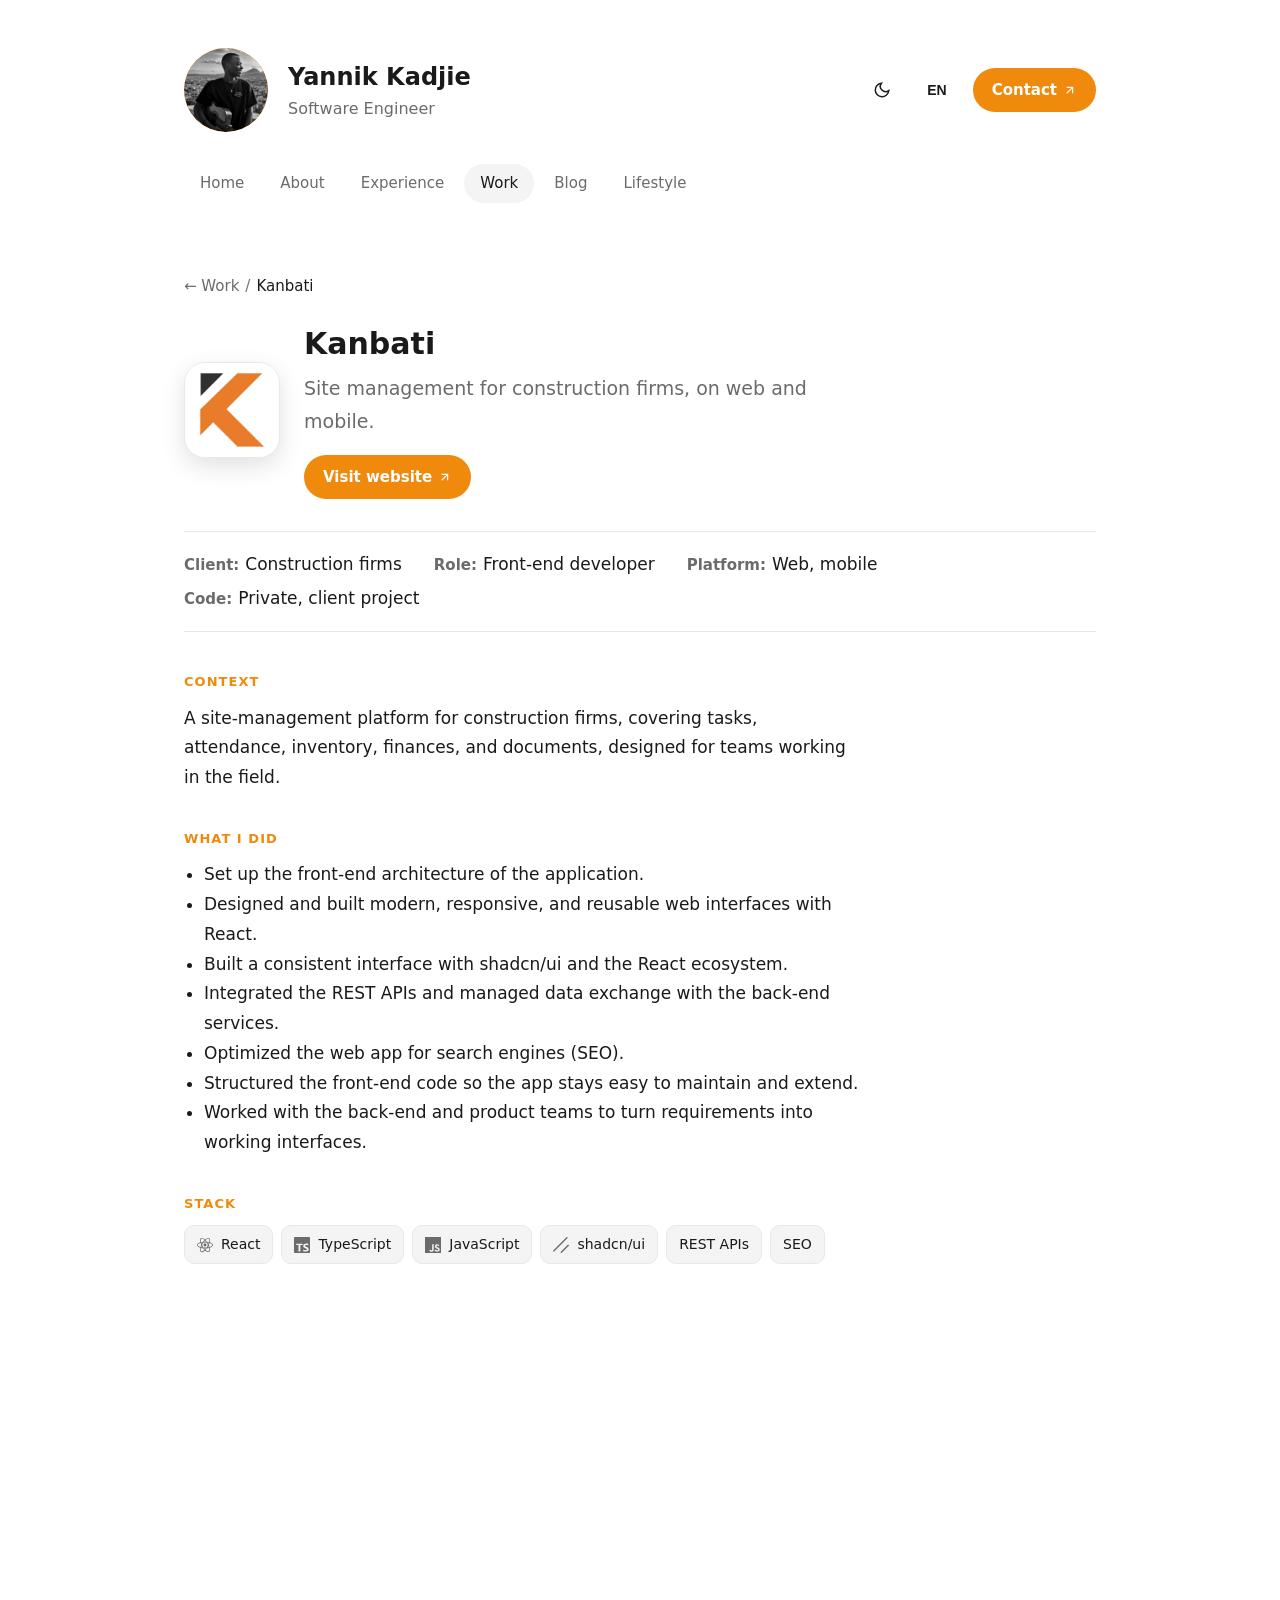
<file: projet-kanbati.html>
<!doctype html>
<html lang="en">
<head>
<!-- Google tag (gtag.js) -->
<script async src="https://www.googletagmanager.com/gtag/js?id=G-TTZ9JST12G"></script>
<script>
  window.dataLayer = window.dataLayer || [];
  function gtag(){dataLayer.push(arguments);}
  gtag('js', new Date());

  gtag('config', 'G-TTZ9JST12G');
</script>
<meta charset="utf-8">
<script>
  // Apply the saved theme before first paint to avoid a flash of the
  // wrong theme (OS dark preference vs. the user's explicit choice).
  try {
    var t = localStorage.getItem("theme");
    if (t) document.documentElement.setAttribute("data-theme", t);
  } catch (e) {}
</script>
<meta name="viewport" content="width=device-width, initial-scale=1">
<title>Kanbati - Project by Yannik Kadjie</title>
<meta name="description" content="Site management for construction firms, on web and mobile. A site-management platform for construction firms, covering tasks, attendance, inventory,">
<link rel="canonical" href="https://yannik-kadjie.vercel.app/projet-kanbati.html">
<link rel="alternate" type="application/rss+xml" title="Yannik Kadjie's RSS feed" href="rss.xml">
<meta name="theme-color" content="#f08a0c">
<link rel="icon" type="image/svg+xml" href="assets/favicon.svg">
<link rel="icon" type="image/x-icon" href="assets/favicon.ico">
<link rel="apple-touch-icon" sizes="180x180" href="assets/apple-touch-icon.png">
<meta property="og:type" content="article">
<meta property="og:site_name" content="Yannik Kadjie">
<meta property="og:url" content="https://yannik-kadjie.vercel.app/projet-kanbati.html">
<meta property="og:title" content="Kanbati - Project by Yannik Kadjie">
<meta property="og:description" content="Site management for construction firms, on web and mobile. A site-management platform for construction firms, covering tasks, attendance, inventory,">
<meta property="og:image" content="https://yannik-kadjie.vercel.app/assets/og-image.jpg">
<meta name="twitter:card" content="summary_large_image">
<link rel="stylesheet" href="style.css">
<script type="application/ld+json">
{
  "@context": "https://schema.org",
  "@type": "SoftwareApplication",
  "name": "Kanbati",
  "description": "A site-management platform for construction firms, covering tasks, attendance, inventory, finances, and documents, designed for teams working in the field.",
  "applicationCategory": "BusinessApplication",
  "operatingSystem": "Web, Android, iOS",
  "url": "https://yannik-kadjie.vercel.app/projet-kanbati.html",
  "image": "https://yannik-kadjie.vercel.app/assets/projects/kanbati.png",
  "sameAs": [
    "https://kanbati.cm/home"
  ],
  "author": {
    "@type": "Person",
    "name": "Yannik Kadjie",
    "url": "https://yannik-kadjie.vercel.app/"
  }
}
</script>
<script type="application/ld+json">
{
  "@context": "https://schema.org",
  "@type": "BreadcrumbList",
  "itemListElement": [
    { "@type": "ListItem", "position": 1, "name": "Work", "item": "https://yannik-kadjie.vercel.app/projets.html" },
    { "@type": "ListItem", "position": 2, "name": "Kanbati", "item": "https://yannik-kadjie.vercel.app/projet-kanbati.html" }
  ]
}
</script>
</head>
<body>
<!-- Icon sprite (kept in sync with assets/icons.svg), inlined per page
     because a <use> referencing an external file is blocked under file://. -->
<svg style="display:none">
  <symbol id="icon-email" viewBox="0 0 24 24" fill="none" stroke="currentColor" stroke-width="2">
    <rect x="2" y="4" width="20" height="16" rx="2"/><path d="m22 6-10 7L2 6"/>
  </symbol>
  <symbol id="icon-linkedin" viewBox="0 0 24 24" fill="currentColor">
    <path d="M20.45 20.45h-3.56v-5.57c0-1.33-.02-3.03-1.85-3.03-1.85 0-2.14 1.44-2.14 2.94v5.66H9.34V9h3.42v1.56h.05c.48-.9 1.64-1.85 3.38-1.85 3.6 0 4.27 2.37 4.27 5.46v6.28ZM5.34 7.43a2.07 2.07 0 1 1 0-4.13 2.07 2.07 0 0 1 0 4.13ZM7.12 20.45H3.56V9h3.56v11.45Z"/>
  </symbol>
  <symbol id="icon-github" viewBox="0 0 24 24" fill="currentColor">
    <path d="M12 2C6.48 2 2 6.58 2 12.25c0 4.53 2.87 8.37 6.84 9.73.5.1.68-.22.68-.5 0-.24-.01-1.04-.01-1.89-2.78.62-3.37-1.22-3.37-1.22-.45-1.17-1.11-1.48-1.11-1.48-.9-.63.07-.62.07-.62 1 .07 1.53 1.06 1.53 1.06.89 1.56 2.34 1.11 2.91.85.09-.66.35-1.11.63-1.37-2.22-.26-4.56-1.14-4.56-5.07 0-1.12.39-2.03 1.03-2.75-.1-.26-.45-1.31.1-2.72 0 0 .84-.28 2.75 1.05a9.3 9.3 0 0 1 5 0c1.91-1.33 2.75-1.05 2.75-1.05.55 1.41.2 2.46.1 2.72.64.72 1.03 1.63 1.03 2.75 0 3.94-2.34 4.81-4.57 5.06.36.32.68.95.68 1.92 0 1.39-.01 2.51-.01 2.85 0 .28.18.6.69.5A10.26 10.26 0 0 0 22 12.25C22 6.58 17.52 2 12 2Z"/>
  </symbol>
  <symbol id="icon-rss" viewBox="0 0 24 24" fill="none" stroke="currentColor" stroke-width="2">
    <path d="M4 11a9 9 0 0 1 9 9"/><path d="M4 4a16 16 0 0 1 16 16"/><circle cx="5" cy="19" r="1" fill="currentColor" stroke="none"/>
  </symbol>
  <symbol id="icon-x" viewBox="0 0 24 24" fill="currentColor">
    <path d="M18.244 2.25h3.308l-7.227 8.26 8.502 11.24H16.17l-5.214-6.817L4.99 21.75H1.68l7.73-8.835L1.254 2.25H8.08l4.713 6.231zm-1.161 17.52h1.833L7.084 4.126H5.117z"/>
  </symbol>
  <!-- Tech logos from Simple Icons (CC0) -->
  <symbol id="si-dart" viewBox="0 0 24 24" fill="currentColor"><path d="M4.105 4.105S9.158 1.58 11.684.316a3.079 3.079 0 0 1 1.481-.315c.766.047 1.677.788 1.677.788L24 9.948v9.789h-4.263V24H9.789l-9-9C.303 14.5 0 13.795 0 13.105c0-.319.18-.818.316-1.105l3.789-7.895zm.679.679v11.787c.002.543.021 1.024.498 1.508L10.204 23h8.533v-4.263L4.784 4.784zm12.055-.678c-.899-.896-1.809-1.78-2.74-2.643-.302-.267-.567-.468-1.07-.462-.37.014-.87.195-.87.195L6.341 4.105l10.498.001z"/></symbol>
  <symbol id="si-firebase" viewBox="0 0 24 24" fill="currentColor"><path d="M19.455 8.369c-.538-.748-1.778-2.285-3.681-4.569-.826-.991-1.535-1.832-1.884-2.245a146 146 0 0 0-.488-.576l-.207-.245-.113-.133-.022-.032-.01-.005L12.57 0l-.609.488c-1.555 1.246-2.828 2.851-3.681 4.64-.523 1.064-.864 2.105-1.043 3.176-.047.241-.088.489-.121.738-.209-.017-.421-.028-.632-.033-.018-.001-.035-.002-.059-.003a7.46 7.46 0 0 0-2.28.274l-.317.089-.163.286c-.765 1.342-1.198 2.869-1.252 4.416-.07 2.01.477 3.954 1.583 5.625 1.082 1.633 2.61 2.882 4.42 3.611l.236.095.071.025.003-.001a9.59 9.59 0 0 0 2.941.568q.171.006.342.006c1.273 0 2.513-.249 3.69-.742l.008.004.313-.145a9.63 9.63 0 0 0 3.927-3.335c1.01-1.49 1.577-3.234 1.641-5.042.075-2.161-.643-4.304-2.133-6.371m-7.083 6.695c.328 1.244.264 2.44-.191 3.558-1.135-1.12-1.967-2.352-2.475-3.665-.543-1.404-.87-2.74-.974-3.975.48.157.922.366 1.315.622 1.132.737 1.914 1.902 2.325 3.461zm.207 6.022c.482.368.99.712 1.513 1.028-.771.21-1.565.302-2.369.273a8 8 0 0 1-.373-.022c.458-.394.869-.823 1.228-1.279zm1.347-6.431c-.516-1.957-1.527-3.437-3.002-4.398-.647-.421-1.385-.741-2.194-.95.011-.134.026-.268.043-.4.014-.113.03-.216.046-.313.133-.689.332-1.37.589-2.025.099-.25.206-.499.321-.74l.004-.008c.177-.358.376-.719.61-1.105l.092-.152-.003-.001c.544-.851 1.197-1.627 1.942-2.311l.288.341c.672.796 1.304 1.548 1.878 2.237 1.291 1.549 2.966 3.583 3.612 4.48 1.277 1.771 1.893 3.579 1.83 5.375-.049 1.395-.461 2.755-1.195 3.933-.694 1.116-1.661 2.05-2.8 2.708-.636-.318-1.559-.839-2.539-1.599.79-1.575.952-3.28.479-5.072zm-2.575 5.397c-.725.939-1.587 1.55-2.09 1.856-.081-.029-.163-.06-.243-.093l-.065-.026c-1.49-.616-2.747-1.656-3.635-3.01-.907-1.384-1.356-2.993-1.298-4.653.041-1.19.338-2.327.882-3.379.316-.07.638-.114.96-.131l.084-.002c.162-.003.324-.003.478 0 .227.011.454.035.677.07.073 1.513.445 3.145 1.105 4.852.637 1.644 1.694 3.162 3.144 4.515z"/></symbol>
  <symbol id="si-flutter" viewBox="0 0 24 24" fill="currentColor"><path d="M14.314 0L2.3 12 6 15.7 21.684.013h-7.357zm.014 11.072L7.857 17.53l6.47 6.47H21.7l-6.46-6.468 6.46-6.46h-7.37z"/></symbol>
  <!-- Tech logos from Simple Icons (CC0) -->
  <symbol id="si-python" viewBox="0 0 24 24" fill="currentColor"><path d="M14.25.18l.9.2.73.26.59.3.45.32.34.34.25.34.16.33.1.3.04.26.02.2-.01.13V8.5l-.05.63-.13.55-.21.46-.26.38-.3.31-.33.25-.35.19-.35.14-.33.1-.3.07-.26.04-.21.02H8.77l-.69.05-.59.14-.5.22-.41.27-.33.32-.27.35-.2.36-.15.37-.1.35-.07.32-.04.27-.02.21v3.06H3.17l-.21-.03-.28-.07-.32-.12-.35-.18-.36-.26-.36-.36-.35-.46-.32-.59-.28-.73-.21-.88-.14-1.05-.05-1.23.06-1.22.16-1.04.24-.87.32-.71.36-.57.4-.44.42-.33.42-.24.4-.16.36-.1.32-.05.24-.01h.16l.06.01h8.16v-.83H6.18l-.01-2.75-.02-.37.05-.34.11-.31.17-.28.25-.26.31-.23.38-.2.44-.18.51-.15.58-.12.64-.1.71-.06.77-.04.84-.02 1.27.05zm-6.3 1.98l-.23.33-.08.41.08.41.23.34.33.22.41.09.41-.09.33-.22.23-.34.08-.41-.08-.41-.23-.33-.33-.22-.41-.09-.41.09zm13.09 3.95l.28.06.32.12.35.18.36.27.36.35.35.47.32.59.28.73.21.88.14 1.04.05 1.23-.06 1.23-.16 1.04-.24.86-.32.71-.36.57-.4.45-.42.33-.42.24-.4.16-.36.09-.32.05-.24.02-.16-.01h-8.22v.82h5.84l.01 2.76.02.36-.05.34-.11.31-.17.29-.25.25-.31.24-.38.2-.44.17-.51.15-.58.13-.64.09-.71.07-.77.04-.84.01-1.27-.04-1.07-.14-.9-.2-.73-.25-.59-.3-.45-.33-.34-.34-.25-.34-.16-.33-.1-.3-.04-.25-.02-.2.01-.13v-5.34l.05-.64.13-.54.21-.46.26-.38.3-.32.33-.24.35-.2.35-.14.33-.1.3-.06.26-.04.21-.02.13-.01h5.84l.69-.05.59-.14.5-.21.41-.28.33-.32.27-.35.2-.36.15-.36.1-.35.07-.32.04-.28.02-.21V6.07h2.09l.14.01zm-6.47 14.25l-.23.33-.08.41.08.41.23.33.33.23.41.08.41-.08.33-.23.23-.33.08-.41-.08-.41-.23-.33-.33-.23-.41-.08-.41.08z"/></symbol>
  <symbol id="si-scrapy" viewBox="0 0 24 24" fill="currentColor"><path d="M12 0C5.373 0 0 5.373 0 12c0 6.628 5.373 12 12 12 6.628 0 12-5.372 12-12 0-6.627-5.372-12-12-12Zm0 1.113c6.003 0 10.887 4.884 10.887 10.887S18.003 22.887 12 22.887 1.113 18.003 1.113 12 5.997 1.113 12 1.113Zm7.03 5.201c-.536-.002-1.28.304-2.255 1.098-1.052.858-3.814 3.045-3.814 3.045l1.025 1.3c4.694-2.558 6.19-3.167 6.116-4.294-.042-.634-.384-1.146-1.073-1.149Zm-.507.752c.147 0 .266.106.266.239 0 .132-.119.238-.266.238-.146 0-.265-.106-.265-.238 0-.171.162-.239.265-.239zm-1.58 1.489c0 .131-.118.238-.265.238-.147 0-.264-.107-.264-.238 0-.128.11-.234.24-.24.13-.006.29.077.29.24zm-2.109 1.01c.147 0 .266.106.266.238s-.12.238-.266.238c-.146 0-.266-.106-.266-.238 0-.148.139-.239.266-.239zm-2.445.972c-1.502.225-5.807.992-8.01 2.672l3.574 5.387s4.706-2.932 5.863-6.244z"/></symbol>
  <!-- Tech logos from Simple Icons (CC0) -->
  <symbol id="si-javascript" viewBox="0 0 24 24" fill="currentColor"><path d="M0 0h24v24H0V0zm22.034 18.276c-.175-1.095-.888-2.015-3.003-2.873-.736-.345-1.554-.585-1.797-1.14-.091-.33-.105-.51-.046-.705.15-.646.915-.84 1.515-.66.39.12.75.42.976.9 1.034-.676 1.034-.676 1.755-1.125-.27-.42-.404-.601-.586-.78-.63-.705-1.469-1.065-2.834-1.034l-.705.089c-.676.165-1.32.525-1.71 1.005-1.14 1.291-.811 3.541.569 4.471 1.365 1.02 3.361 1.244 3.616 2.205.24 1.17-.87 1.545-1.966 1.41-.811-.18-1.26-.586-1.755-1.336l-1.83 1.051c.21.48.45.689.81 1.109 1.74 1.756 6.09 1.666 6.871-1.004.029-.09.24-.705.074-1.65l.046.067zm-8.983-7.245h-2.248c0 1.938-.009 3.864-.009 5.805 0 1.232.063 2.363-.138 2.711-.33.689-1.18.601-1.566.48-.396-.196-.597-.466-.83-.855-.063-.105-.11-.196-.127-.196l-1.825 1.125c.305.63.75 1.172 1.324 1.517.855.51 2.004.675 3.207.405.783-.226 1.458-.691 1.811-1.411.51-.93.402-2.07.397-3.346.012-2.054 0-4.109 0-6.179l.004-.056z"/></symbol>
  <symbol id="si-react" viewBox="0 0 24 24" fill="currentColor"><path d="M14.23 12.004a2.236 2.236 0 0 1-2.235 2.236 2.236 2.236 0 0 1-2.236-2.236 2.236 2.236 0 0 1 2.235-2.236 2.236 2.236 0 0 1 2.236 2.236zm2.648-10.69c-1.346 0-3.107.96-4.888 2.622-1.78-1.653-3.542-2.602-4.887-2.602-.41 0-.783.093-1.106.278-1.375.793-1.683 3.264-.973 6.365C1.98 8.917 0 10.42 0 12.004c0 1.59 1.99 3.097 5.043 4.03-.704 3.113-.39 5.588.988 6.38.32.187.69.275 1.102.275 1.345 0 3.107-.96 4.888-2.624 1.78 1.654 3.542 2.603 4.887 2.603.41 0 .783-.09 1.106-.275 1.374-.792 1.683-3.263.973-6.365C22.02 15.096 24 13.59 24 12.004c0-1.59-1.99-3.097-5.043-4.032.704-3.11.39-5.587-.988-6.38-.318-.184-.688-.277-1.092-.278zm-.005 1.09v.006c.225 0 .406.044.558.127.666.382.955 1.835.73 3.704-.054.46-.142.945-.25 1.44-.96-.236-2.006-.417-3.107-.534-.66-.905-1.345-1.727-2.035-2.447 1.592-1.48 3.087-2.292 4.105-2.295zm-9.77.02c1.012 0 2.514.808 4.11 2.28-.686.72-1.37 1.537-2.02 2.442-1.107.117-2.154.298-3.113.538-.112-.49-.195-.964-.254-1.42-.23-1.868.054-3.32.714-3.707.19-.09.4-.127.563-.132zm4.882 3.05c.455.468.91.992 1.36 1.564-.44-.02-.89-.034-1.345-.034-.46 0-.915.01-1.36.034.44-.572.895-1.096 1.345-1.565zM12 8.1c.74 0 1.477.034 2.202.093.406.582.802 1.203 1.183 1.86.372.64.71 1.29 1.018 1.946-.308.655-.646 1.31-1.013 1.95-.38.66-.773 1.288-1.18 1.87-.728.063-1.466.098-2.21.098-.74 0-1.477-.035-2.202-.093-.406-.582-.802-1.204-1.183-1.86-.372-.64-.71-1.29-1.018-1.946.303-.657.646-1.313 1.013-1.954.38-.66.773-1.286 1.18-1.868.728-.064 1.466-.098 2.21-.098zm-3.635.254c-.24.377-.48.763-.704 1.16-.225.39-.435.782-.635 1.174-.265-.656-.49-1.31-.676-1.947.64-.15 1.315-.283 2.015-.386zm7.26 0c.695.103 1.365.23 2.006.387-.18.632-.405 1.282-.66 1.933-.2-.39-.41-.783-.64-1.174-.225-.392-.465-.774-.705-1.146zm3.063.675c.484.15.944.317 1.375.498 1.732.74 2.852 1.708 2.852 2.476-.005.768-1.125 1.74-2.857 2.475-.42.18-.88.342-1.355.493-.28-.958-.646-1.956-1.1-2.98.45-1.017.81-2.01 1.085-2.964zm-13.395.004c.278.96.645 1.957 1.1 2.98-.45 1.017-.812 2.01-1.086 2.964-.484-.15-.944-.318-1.37-.5-1.732-.737-2.852-1.706-2.852-2.474 0-.768 1.12-1.742 2.852-2.476.42-.18.88-.342 1.356-.494zm11.678 4.28c.265.657.49 1.312.676 1.948-.64.157-1.316.29-2.016.39.24-.375.48-.762.705-1.158.225-.39.435-.788.636-1.18zm-9.945.02c.2.392.41.783.64 1.175.23.39.465.772.705 1.143-.695-.102-1.365-.23-2.006-.386.18-.63.406-1.282.66-1.933zM17.92 16.32c.112.493.2.968.254 1.423.23 1.868-.054 3.32-.714 3.708-.147.09-.338.128-.563.128-1.012 0-2.514-.807-4.11-2.28.686-.72 1.37-1.536 2.02-2.44 1.107-.118 2.154-.3 3.113-.54zm-11.83.01c.96.234 2.006.415 3.107.532.66.905 1.345 1.727 2.035 2.446-1.595 1.483-3.092 2.295-4.11 2.295-.22-.005-.406-.05-.553-.132-.666-.38-.955-1.834-.73-3.703.054-.46.142-.944.25-1.438zm4.56.64c.44.02.89.034 1.345.034.46 0 .915-.01 1.36-.034-.44.572-.895 1.095-1.345 1.565-.455-.47-.91-.993-1.36-1.565z"/></symbol>
  <symbol id="si-shadcnui" viewBox="0 0 24 24" fill="currentColor"><path d="M22.219 11.784 11.784 22.219c-.407.407-.407 1.068 0 1.476.407.407 1.068.407 1.476 0L23.695 13.26c.407-.408.407-1.069 0-1.476-.408-.407-1.069-.407-1.476 0ZM20.132.305.305 20.132c-.407.407-.407 1.068 0 1.476.408.407 1.069.407 1.476 0L21.608 1.781c.407-.407.407-1.068 0-1.476-.408-.407-1.069-.407-1.476 0Z"/></symbol>
  <symbol id="si-typescript" viewBox="0 0 24 24" fill="currentColor"><path d="M1.125 0C.502 0 0 .502 0 1.125v21.75C0 23.498.502 24 1.125 24h21.75c.623 0 1.125-.502 1.125-1.125V1.125C24 .502 23.498 0 22.875 0zm17.363 9.75c.612 0 1.154.037 1.627.111a6.38 6.38 0 0 1 1.306.34v2.458a3.95 3.95 0 0 0-.643-.361 5.093 5.093 0 0 0-.717-.26 5.453 5.453 0 0 0-1.426-.2c-.3 0-.573.028-.819.086a2.1 2.1 0 0 0-.623.242c-.17.104-.3.229-.393.374a.888.888 0 0 0-.14.49c0 .196.053.373.156.529.104.156.252.304.443.444s.423.276.696.41c.273.135.582.274.926.416.47.197.892.407 1.266.628.374.222.695.473.963.753.268.279.472.598.614.957.142.359.214.776.214 1.253 0 .657-.125 1.21-.373 1.656a3.033 3.033 0 0 1-1.012 1.085 4.38 4.38 0 0 1-1.487.596c-.566.12-1.163.18-1.79.18a9.916 9.916 0 0 1-1.84-.164 5.544 5.544 0 0 1-1.512-.493v-2.63a5.033 5.033 0 0 0 3.237 1.2c.333 0 .624-.03.872-.09.249-.06.456-.144.623-.25.166-.108.29-.234.373-.38a1.023 1.023 0 0 0-.074-1.089 2.12 2.12 0 0 0-.537-.5 5.597 5.597 0 0 0-.807-.444 27.72 27.72 0 0 0-1.007-.436c-.918-.383-1.602-.852-2.053-1.405-.45-.553-.676-1.222-.676-2.005 0-.614.123-1.141.369-1.582.246-.441.58-.804 1.004-1.089a4.494 4.494 0 0 1 1.47-.629 7.536 7.536 0 0 1 1.77-.201zm-15.113.188h9.563v2.166H9.506v9.646H6.789v-9.646H3.375z"/></symbol>
</svg>


<header class="site-header">
  <div class="wrap header-top">
    <button type="button" id="avatar-btn" class="avatar" aria-label="View photo">
      <img id="avatar-img" src="assets/avatar.jpg" alt="Yannik Kadjie" width="800" height="800">
    </button>
    <div class="titles">
      <p class="site-name">Yannik Kadjie</p>
      <p class="subtitle">Software Engineer</p>
    </div>
    <div class="header-actions">
      <button id="theme-toggle" class="icon-btn" aria-label="Toggle dark mode" title="Toggle dark mode">
        <svg class="icon-moon" viewBox="0 0 24 24" width="18" height="18" fill="none" stroke="currentColor" stroke-width="2"><path d="M21 12.79A9 9 0 1 1 11.21 3 7 7 0 0 0 21 12.79Z"/></svg>
        <svg class="icon-sun" viewBox="0 0 24 24" width="18" height="18" fill="none" stroke="currentColor" stroke-width="2"><circle cx="12" cy="12" r="4"/><path d="M12 2v2M12 20v2M4.93 4.93l1.41 1.41M17.66 17.66l1.41 1.41M2 12h2M20 12h2M6.34 17.66l-1.41 1.41M19.07 4.93l-1.41 1.41"/></svg>
      </button>
      <button type="button" class="lang-btn" title="French version coming soon" aria-disabled="true">EN</button>
      <a class="btn btn-primary desktop-only" href="mailto:yannik.kadjie@gmail.com">Contact<span class="btn-icon"><svg viewBox="0 0 32 32" width="14" height="14" fill="currentColor"><path d="M7.483 22.524 9.37 24.41l11.314-11.313v10.37h2.677V8.533H8.426v2.677h10.37L7.483 22.524Z"/></svg></span></a>
      <button id="menu-toggle" class="menu-toggle mobile-only" aria-label="Open menu" aria-expanded="false" aria-controls="nav-overlay">
        <span class="burger-line"></span>
        <span class="burger-line"></span>
        <span class="burger-line"></span>
      </button>
    </div>
  </div>

  <nav class="wrap main-nav desktop-only">
    <a href="index.html">Home</a>
    <a href="apropos.html">About</a>
    <a href="experience.html">Experience</a>
    <a href="projets.html" class="active">Work</a>
    <a href="blog.html">Blog</a>
    <a href="lifestyle.html">Lifestyle</a>
  </nav>
</header>

<div class="nav-overlay" id="nav-overlay">
  <nav class="overlay-nav">
    <a href="index.html">Home</a>
    <a href="apropos.html">About</a>
    <a href="experience.html">Experience</a>
    <a href="projets.html" class="active">Work</a>
    <a href="blog.html">Blog</a>
    <a href="lifestyle.html">Lifestyle</a>
  </nav>
  <div class="overlay-lang" title="French version coming soon" aria-disabled="true">EN</div>
  <a class="btn btn-primary overlay-contact" href="mailto:yannik.kadjie@gmail.com">Contact<span class="btn-icon"><svg viewBox="0 0 32 32" width="14" height="14" fill="currentColor"><path d="M7.483 22.524 9.37 24.41l11.314-11.313v10.37h2.677V8.533H8.426v2.677h10.37L7.483 22.524Z"/></svg></span></a>
</div>

<div class="lightbox" id="lightbox">
  <button type="button" class="lightbox-close" id="lightbox-close" aria-label="Close photo">
    <svg viewBox="0 0 24 24" width="22" height="22" fill="none" stroke="currentColor" stroke-width="2"><path d="M6 6l12 12M18 6 6 18"/></svg>
  </button>
</div>

<main>

  <section class="wrap hero">
    <nav class="breadcrumb" aria-label="Breadcrumb">
      <ol>
        <li><a href="projets.html">← Work</a></li>
        <li aria-current="page">Kanbati</li>
      </ol>
    </nav>
    <div class="project-head">
      <span class="work-logo project-logo" aria-hidden="true">KA<img src="assets/projects/kanbati.png" alt="" onerror="this.remove()"></span>
      <div>
        <h1>Kanbati</h1>
        <p class="lede">Site management for construction firms, on web and mobile.</p>
        <div class="hero-actions">
          <a class="btn btn-primary" href="https://kanbati.cm/home" target="_blank" rel="noopener">Visit website<span class="btn-icon"><svg viewBox="0 0 32 32" width="14" height="14" fill="currentColor"><path d="M7.483 22.524 9.37 24.41l11.314-11.313v10.37h2.677V8.533H8.426v2.677h10.37L7.483 22.524Z"/></svg></span></a>
        </div>
      </div>
    </div>
    <dl class="project-facts">
      <div><dt>Client</dt><dd>Construction firms</dd></div>
      <div><dt>Role</dt><dd>Front-end developer</dd></div>
      <div><dt>Platform</dt><dd>Web, mobile</dd></div>
      <div><dt>Code</dt><dd>Private, client project</dd></div>
    </dl>
  </section>

  <section class="wrap section project-body">
    <div class="project-block">
      <h3>Context</h3>
      <p>A site-management platform for construction firms, covering tasks, attendance, inventory, finances, and documents, designed for teams working in the field.</p>
    </div>
    <div class="project-block">
      <h3>What I did</h3>
      <ul>
        <li>Set up the front-end architecture of the application.</li>
        <li>Designed and built modern, responsive, and reusable web interfaces with React.</li>
        <li>Built a consistent interface with shadcn/ui and the React ecosystem.</li>
        <li>Integrated the REST APIs and managed data exchange with the back-end services.</li>
        <li>Optimized the web app for search engines (SEO).</li>
        <li>Structured the front-end code so the app stays easy to maintain and extend.</li>
        <li>Worked with the back-end and product teams to turn requirements into working interfaces.</li>
      </ul>
    </div>
    <div class="project-block">
      <h3>Stack</h3>
      <ul class="chips">
        <li style="--brand:#2ecefa"><svg width="16" height="16" aria-hidden="true"><use href="#si-react"></use></svg>React</li>
        <li style="--brand:#3178c6"><svg width="16" height="16" aria-hidden="true"><use href="#si-typescript"></use></svg>TypeScript</li>
        <li style="--brand:#f7df1e"><svg width="16" height="16" aria-hidden="true"><use href="#si-javascript"></use></svg>JavaScript</li>
        <li style="--brand:var(--text)"><svg width="16" height="16" aria-hidden="true"><use href="#si-shadcnui"></use></svg>shadcn/ui</li>
        <li>REST APIs</li>
        <li>SEO</li>
      </ul>
    </div>
  </section>

</main>

<footer class="site-footer">
  <div class="wrap footer-inner">
    <div class="footer-col">
      <h4>Pages</h4>
      <a href="index.html">Home</a>
      <a href="apropos.html">About</a>
      <a href="experience.html">Experience</a>
      <a href="projets.html">Work</a>
      <a href="blog.html">Blog</a>
      <a href="lifestyle.html">Lifestyle</a>
    </div>
  </div>
  <div class="wrap footer-bottom">
    <p>© <span id="year"></span> Yannik Kadjie.</p>
    <div class="social-links" id="footer-social">
      <a href="mailto:yannik.kadjie@gmail.com" aria-label="Email" title="Email">
        <svg width="20" height="20"><use href="#icon-email"></use></svg>
      </a>
      <a href="https://linkedin.com/in/yannik-kadjie" target="_blank" rel="noopener" aria-label="LinkedIn" title="LinkedIn">
        <svg width="20" height="20"><use href="#icon-linkedin"></use></svg>
      </a>
      <a href="https://github.com/main-c" target="_blank" rel="noopener" aria-label="GitHub" title="GitHub">
        <svg width="20" height="20"><use href="#icon-github"></use></svg>
      </a>
      <a href="https://x.com/yannikKadjie" target="_blank" rel="noopener" aria-label="X (Twitter)" title="X (Twitter)">
        <svg width="20" height="20"><use href="#icon-x"></use></svg>
      </a>
      <a href="rss.xml" aria-label="RSS feed" title="RSS feed">
        <svg width="20" height="20"><use href="#icon-rss"></use></svg>
      </a>
    </div>
  </div>
</footer>

<script src="script.js" defer></script>
</body>
</html>
</file>
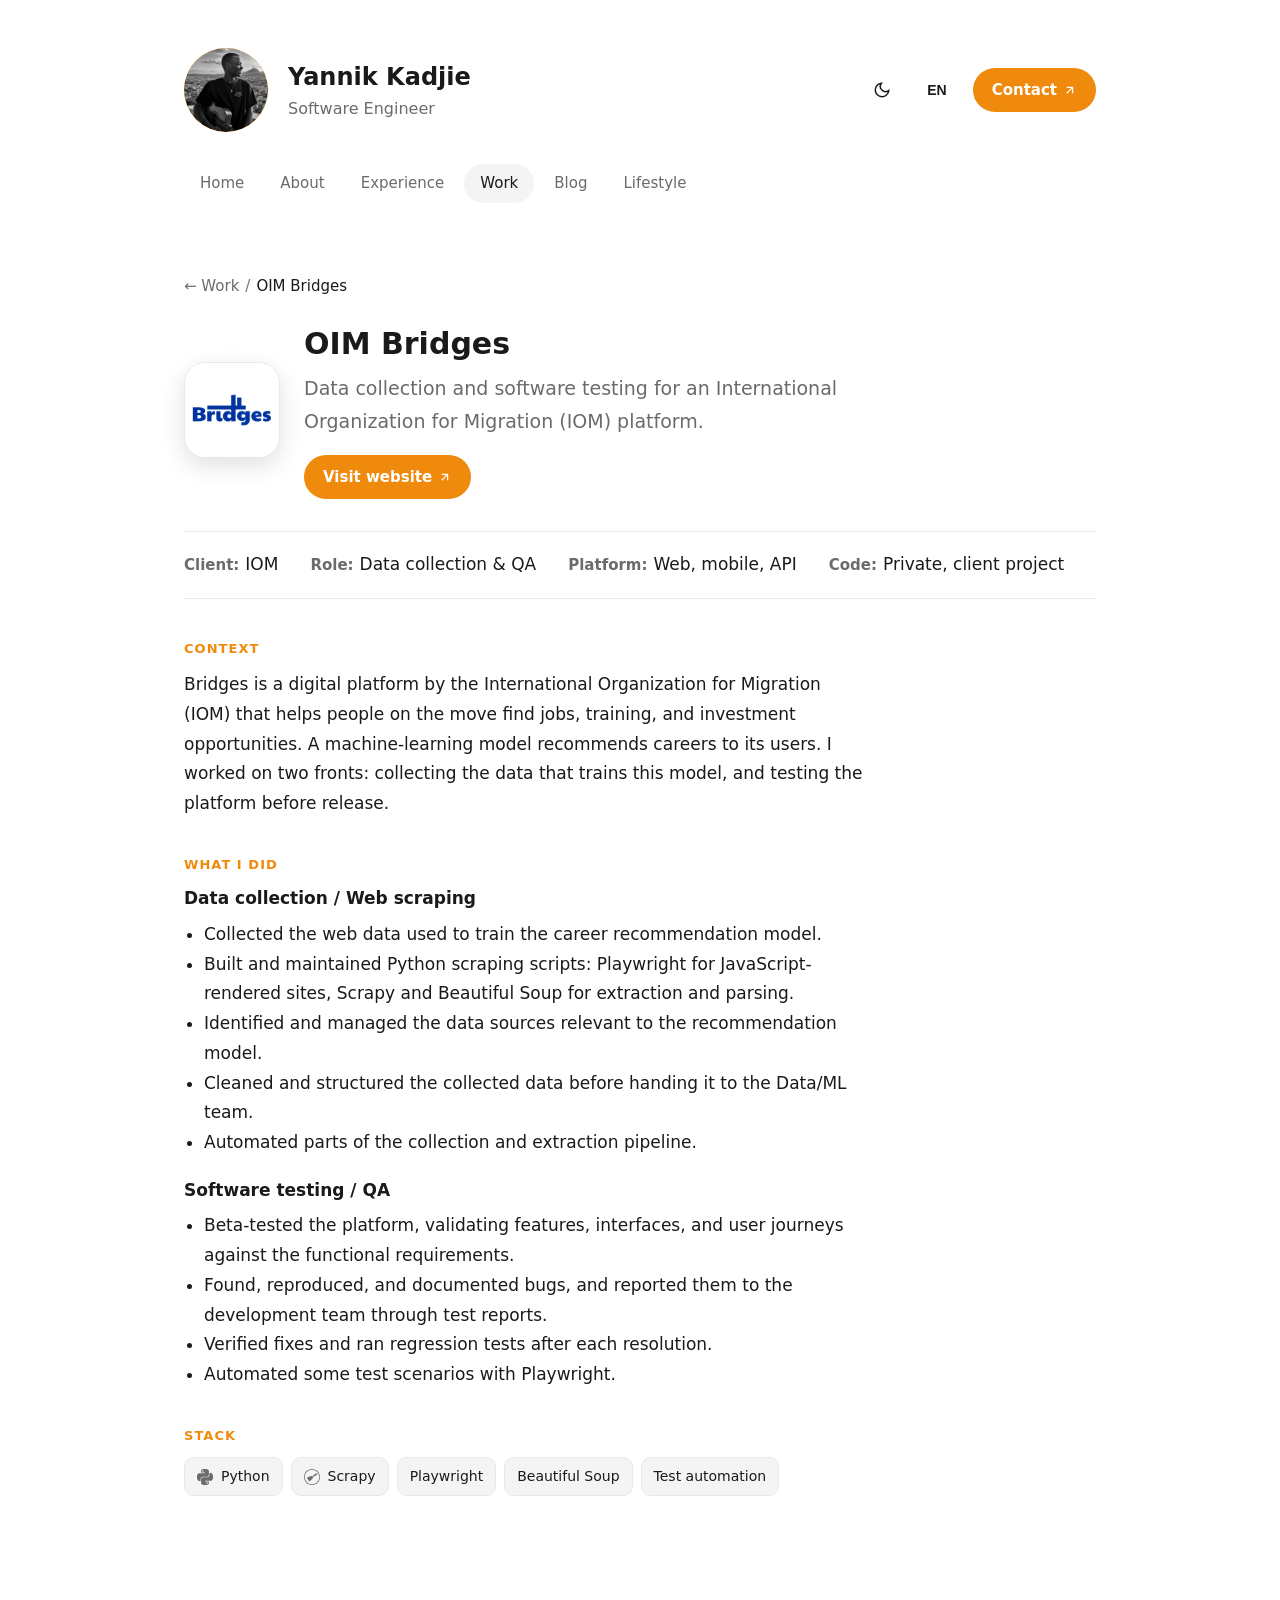
<file: projet-oim-bridges.html>
<!doctype html>
<html lang="en">
<head>
<!-- Google tag (gtag.js) -->
<script async src="https://www.googletagmanager.com/gtag/js?id=G-TTZ9JST12G"></script>
<script>
  window.dataLayer = window.dataLayer || [];
  function gtag(){dataLayer.push(arguments);}
  gtag('js', new Date());

  gtag('config', 'G-TTZ9JST12G');
</script>
<meta charset="utf-8">
<script>
  // Apply the saved theme before first paint to avoid a flash of the
  // wrong theme (OS dark preference vs. the user's explicit choice).
  try {
    var t = localStorage.getItem("theme");
    if (t) document.documentElement.setAttribute("data-theme", t);
  } catch (e) {}
</script>
<meta name="viewport" content="width=device-width, initial-scale=1">
<title>OIM Bridges - Project by Yannik Kadjie</title>
<meta name="description" content="Data collection and software testing for an International Organization for Migration (IOM) platform. Bridges is a digital platform by the International">
<link rel="canonical" href="https://yannik-kadjie.vercel.app/projet-oim-bridges.html">
<link rel="alternate" type="application/rss+xml" title="Yannik Kadjie's RSS feed" href="rss.xml">
<meta name="theme-color" content="#f08a0c">
<link rel="icon" type="image/svg+xml" href="assets/favicon.svg">
<link rel="icon" type="image/x-icon" href="assets/favicon.ico">
<link rel="apple-touch-icon" sizes="180x180" href="assets/apple-touch-icon.png">
<meta property="og:type" content="article">
<meta property="og:site_name" content="Yannik Kadjie">
<meta property="og:url" content="https://yannik-kadjie.vercel.app/projet-oim-bridges.html">
<meta property="og:title" content="OIM Bridges - Project by Yannik Kadjie">
<meta property="og:description" content="Data collection and software testing for an International Organization for Migration (IOM) platform. Bridges is a digital platform by the International">
<meta property="og:image" content="https://yannik-kadjie.vercel.app/assets/og-image.jpg">
<meta name="twitter:card" content="summary_large_image">
<link rel="stylesheet" href="style.css">
<script type="application/ld+json">
{
  "@context": "https://schema.org",
  "@type": "SoftwareApplication",
  "name": "OIM Bridges",
  "description": "Bridges is a digital platform by the International Organization for Migration (IOM) that helps people on the move find jobs, training, and investment opportunities. A machine-learning model recommends careers to its users. I worked on two fronts: collecting the data that trains this model, and testing the platform before release.",
  "applicationCategory": "WebApplication",
  "operatingSystem": "Web, Android, iOS",
  "url": "https://yannik-kadjie.vercel.app/projet-oim-bridges.html",
  "image": "https://yannik-kadjie.vercel.app/assets/projects/oim-bridges.png",
  "sameAs": [
    "https://stg.bridges.cm/"
  ],
  "author": {
    "@type": "Person",
    "name": "Yannik Kadjie",
    "url": "https://yannik-kadjie.vercel.app/"
  }
}
</script>
<script type="application/ld+json">
{
  "@context": "https://schema.org",
  "@type": "BreadcrumbList",
  "itemListElement": [
    { "@type": "ListItem", "position": 1, "name": "Work", "item": "https://yannik-kadjie.vercel.app/projets.html" },
    { "@type": "ListItem", "position": 2, "name": "OIM Bridges", "item": "https://yannik-kadjie.vercel.app/projet-oim-bridges.html" }
  ]
}
</script>
</head>
<body>
<!-- Icon sprite (kept in sync with assets/icons.svg), inlined per page
     because a <use> referencing an external file is blocked under file://. -->
<svg style="display:none">
  <symbol id="icon-email" viewBox="0 0 24 24" fill="none" stroke="currentColor" stroke-width="2">
    <rect x="2" y="4" width="20" height="16" rx="2"/><path d="m22 6-10 7L2 6"/>
  </symbol>
  <symbol id="icon-linkedin" viewBox="0 0 24 24" fill="currentColor">
    <path d="M20.45 20.45h-3.56v-5.57c0-1.33-.02-3.03-1.85-3.03-1.85 0-2.14 1.44-2.14 2.94v5.66H9.34V9h3.42v1.56h.05c.48-.9 1.64-1.85 3.38-1.85 3.6 0 4.27 2.37 4.27 5.46v6.28ZM5.34 7.43a2.07 2.07 0 1 1 0-4.13 2.07 2.07 0 0 1 0 4.13ZM7.12 20.45H3.56V9h3.56v11.45Z"/>
  </symbol>
  <symbol id="icon-github" viewBox="0 0 24 24" fill="currentColor">
    <path d="M12 2C6.48 2 2 6.58 2 12.25c0 4.53 2.87 8.37 6.84 9.73.5.1.68-.22.68-.5 0-.24-.01-1.04-.01-1.89-2.78.62-3.37-1.22-3.37-1.22-.45-1.17-1.11-1.48-1.11-1.48-.9-.63.07-.62.07-.62 1 .07 1.53 1.06 1.53 1.06.89 1.56 2.34 1.11 2.91.85.09-.66.35-1.11.63-1.37-2.22-.26-4.56-1.14-4.56-5.07 0-1.12.39-2.03 1.03-2.75-.1-.26-.45-1.31.1-2.72 0 0 .84-.28 2.75 1.05a9.3 9.3 0 0 1 5 0c1.91-1.33 2.75-1.05 2.75-1.05.55 1.41.2 2.46.1 2.72.64.72 1.03 1.63 1.03 2.75 0 3.94-2.34 4.81-4.57 5.06.36.32.68.95.68 1.92 0 1.39-.01 2.51-.01 2.85 0 .28.18.6.69.5A10.26 10.26 0 0 0 22 12.25C22 6.58 17.52 2 12 2Z"/>
  </symbol>
  <symbol id="icon-rss" viewBox="0 0 24 24" fill="none" stroke="currentColor" stroke-width="2">
    <path d="M4 11a9 9 0 0 1 9 9"/><path d="M4 4a16 16 0 0 1 16 16"/><circle cx="5" cy="19" r="1" fill="currentColor" stroke="none"/>
  </symbol>
  <symbol id="icon-x" viewBox="0 0 24 24" fill="currentColor">
    <path d="M18.244 2.25h3.308l-7.227 8.26 8.502 11.24H16.17l-5.214-6.817L4.99 21.75H1.68l7.73-8.835L1.254 2.25H8.08l4.713 6.231zm-1.161 17.52h1.833L7.084 4.126H5.117z"/>
  </symbol>
  <!-- Tech logos from Simple Icons (CC0) -->
  <symbol id="si-dart" viewBox="0 0 24 24" fill="currentColor"><path d="M4.105 4.105S9.158 1.58 11.684.316a3.079 3.079 0 0 1 1.481-.315c.766.047 1.677.788 1.677.788L24 9.948v9.789h-4.263V24H9.789l-9-9C.303 14.5 0 13.795 0 13.105c0-.319.18-.818.316-1.105l3.789-7.895zm.679.679v11.787c.002.543.021 1.024.498 1.508L10.204 23h8.533v-4.263L4.784 4.784zm12.055-.678c-.899-.896-1.809-1.78-2.74-2.643-.302-.267-.567-.468-1.07-.462-.37.014-.87.195-.87.195L6.341 4.105l10.498.001z"/></symbol>
  <symbol id="si-firebase" viewBox="0 0 24 24" fill="currentColor"><path d="M19.455 8.369c-.538-.748-1.778-2.285-3.681-4.569-.826-.991-1.535-1.832-1.884-2.245a146 146 0 0 0-.488-.576l-.207-.245-.113-.133-.022-.032-.01-.005L12.57 0l-.609.488c-1.555 1.246-2.828 2.851-3.681 4.64-.523 1.064-.864 2.105-1.043 3.176-.047.241-.088.489-.121.738-.209-.017-.421-.028-.632-.033-.018-.001-.035-.002-.059-.003a7.46 7.46 0 0 0-2.28.274l-.317.089-.163.286c-.765 1.342-1.198 2.869-1.252 4.416-.07 2.01.477 3.954 1.583 5.625 1.082 1.633 2.61 2.882 4.42 3.611l.236.095.071.025.003-.001a9.59 9.59 0 0 0 2.941.568q.171.006.342.006c1.273 0 2.513-.249 3.69-.742l.008.004.313-.145a9.63 9.63 0 0 0 3.927-3.335c1.01-1.49 1.577-3.234 1.641-5.042.075-2.161-.643-4.304-2.133-6.371m-7.083 6.695c.328 1.244.264 2.44-.191 3.558-1.135-1.12-1.967-2.352-2.475-3.665-.543-1.404-.87-2.74-.974-3.975.48.157.922.366 1.315.622 1.132.737 1.914 1.902 2.325 3.461zm.207 6.022c.482.368.99.712 1.513 1.028-.771.21-1.565.302-2.369.273a8 8 0 0 1-.373-.022c.458-.394.869-.823 1.228-1.279zm1.347-6.431c-.516-1.957-1.527-3.437-3.002-4.398-.647-.421-1.385-.741-2.194-.95.011-.134.026-.268.043-.4.014-.113.03-.216.046-.313.133-.689.332-1.37.589-2.025.099-.25.206-.499.321-.74l.004-.008c.177-.358.376-.719.61-1.105l.092-.152-.003-.001c.544-.851 1.197-1.627 1.942-2.311l.288.341c.672.796 1.304 1.548 1.878 2.237 1.291 1.549 2.966 3.583 3.612 4.48 1.277 1.771 1.893 3.579 1.83 5.375-.049 1.395-.461 2.755-1.195 3.933-.694 1.116-1.661 2.05-2.8 2.708-.636-.318-1.559-.839-2.539-1.599.79-1.575.952-3.28.479-5.072zm-2.575 5.397c-.725.939-1.587 1.55-2.09 1.856-.081-.029-.163-.06-.243-.093l-.065-.026c-1.49-.616-2.747-1.656-3.635-3.01-.907-1.384-1.356-2.993-1.298-4.653.041-1.19.338-2.327.882-3.379.316-.07.638-.114.96-.131l.084-.002c.162-.003.324-.003.478 0 .227.011.454.035.677.07.073 1.513.445 3.145 1.105 4.852.637 1.644 1.694 3.162 3.144 4.515z"/></symbol>
  <symbol id="si-flutter" viewBox="0 0 24 24" fill="currentColor"><path d="M14.314 0L2.3 12 6 15.7 21.684.013h-7.357zm.014 11.072L7.857 17.53l6.47 6.47H21.7l-6.46-6.468 6.46-6.46h-7.37z"/></symbol>
  <!-- Tech logos from Simple Icons (CC0) -->
  <symbol id="si-python" viewBox="0 0 24 24" fill="currentColor"><path d="M14.25.18l.9.2.73.26.59.3.45.32.34.34.25.34.16.33.1.3.04.26.02.2-.01.13V8.5l-.05.63-.13.55-.21.46-.26.38-.3.31-.33.25-.35.19-.35.14-.33.1-.3.07-.26.04-.21.02H8.77l-.69.05-.59.14-.5.22-.41.27-.33.32-.27.35-.2.36-.15.37-.1.35-.07.32-.04.27-.02.21v3.06H3.17l-.21-.03-.28-.07-.32-.12-.35-.18-.36-.26-.36-.36-.35-.46-.32-.59-.28-.73-.21-.88-.14-1.05-.05-1.23.06-1.22.16-1.04.24-.87.32-.71.36-.57.4-.44.42-.33.42-.24.4-.16.36-.1.32-.05.24-.01h.16l.06.01h8.16v-.83H6.18l-.01-2.75-.02-.37.05-.34.11-.31.17-.28.25-.26.31-.23.38-.2.44-.18.51-.15.58-.12.64-.1.71-.06.77-.04.84-.02 1.27.05zm-6.3 1.98l-.23.33-.08.41.08.41.23.34.33.22.41.09.41-.09.33-.22.23-.34.08-.41-.08-.41-.23-.33-.33-.22-.41-.09-.41.09zm13.09 3.95l.28.06.32.12.35.18.36.27.36.35.35.47.32.59.28.73.21.88.14 1.04.05 1.23-.06 1.23-.16 1.04-.24.86-.32.71-.36.57-.4.45-.42.33-.42.24-.4.16-.36.09-.32.05-.24.02-.16-.01h-8.22v.82h5.84l.01 2.76.02.36-.05.34-.11.31-.17.29-.25.25-.31.24-.38.2-.44.17-.51.15-.58.13-.64.09-.71.07-.77.04-.84.01-1.27-.04-1.07-.14-.9-.2-.73-.25-.59-.3-.45-.33-.34-.34-.25-.34-.16-.33-.1-.3-.04-.25-.02-.2.01-.13v-5.34l.05-.64.13-.54.21-.46.26-.38.3-.32.33-.24.35-.2.35-.14.33-.1.3-.06.26-.04.21-.02.13-.01h5.84l.69-.05.59-.14.5-.21.41-.28.33-.32.27-.35.2-.36.15-.36.1-.35.07-.32.04-.28.02-.21V6.07h2.09l.14.01zm-6.47 14.25l-.23.33-.08.41.08.41.23.33.33.23.41.08.41-.08.33-.23.23-.33.08-.41-.08-.41-.23-.33-.33-.23-.41-.08-.41.08z"/></symbol>
  <symbol id="si-scrapy" viewBox="0 0 24 24" fill="currentColor"><path d="M12 0C5.373 0 0 5.373 0 12c0 6.628 5.373 12 12 12 6.628 0 12-5.372 12-12 0-6.627-5.372-12-12-12Zm0 1.113c6.003 0 10.887 4.884 10.887 10.887S18.003 22.887 12 22.887 1.113 18.003 1.113 12 5.997 1.113 12 1.113Zm7.03 5.201c-.536-.002-1.28.304-2.255 1.098-1.052.858-3.814 3.045-3.814 3.045l1.025 1.3c4.694-2.558 6.19-3.167 6.116-4.294-.042-.634-.384-1.146-1.073-1.149Zm-.507.752c.147 0 .266.106.266.239 0 .132-.119.238-.266.238-.146 0-.265-.106-.265-.238 0-.171.162-.239.265-.239zm-1.58 1.489c0 .131-.118.238-.265.238-.147 0-.264-.107-.264-.238 0-.128.11-.234.24-.24.13-.006.29.077.29.24zm-2.109 1.01c.147 0 .266.106.266.238s-.12.238-.266.238c-.146 0-.266-.106-.266-.238 0-.148.139-.239.266-.239zm-2.445.972c-1.502.225-5.807.992-8.01 2.672l3.574 5.387s4.706-2.932 5.863-6.244z"/></symbol>
  <!-- Tech logos from Simple Icons (CC0) -->
  <symbol id="si-javascript" viewBox="0 0 24 24" fill="currentColor"><path d="M0 0h24v24H0V0zm22.034 18.276c-.175-1.095-.888-2.015-3.003-2.873-.736-.345-1.554-.585-1.797-1.14-.091-.33-.105-.51-.046-.705.15-.646.915-.84 1.515-.66.39.12.75.42.976.9 1.034-.676 1.034-.676 1.755-1.125-.27-.42-.404-.601-.586-.78-.63-.705-1.469-1.065-2.834-1.034l-.705.089c-.676.165-1.32.525-1.71 1.005-1.14 1.291-.811 3.541.569 4.471 1.365 1.02 3.361 1.244 3.616 2.205.24 1.17-.87 1.545-1.966 1.41-.811-.18-1.26-.586-1.755-1.336l-1.83 1.051c.21.48.45.689.81 1.109 1.74 1.756 6.09 1.666 6.871-1.004.029-.09.24-.705.074-1.65l.046.067zm-8.983-7.245h-2.248c0 1.938-.009 3.864-.009 5.805 0 1.232.063 2.363-.138 2.711-.33.689-1.18.601-1.566.48-.396-.196-.597-.466-.83-.855-.063-.105-.11-.196-.127-.196l-1.825 1.125c.305.63.75 1.172 1.324 1.517.855.51 2.004.675 3.207.405.783-.226 1.458-.691 1.811-1.411.51-.93.402-2.07.397-3.346.012-2.054 0-4.109 0-6.179l.004-.056z"/></symbol>
  <symbol id="si-react" viewBox="0 0 24 24" fill="currentColor"><path d="M14.23 12.004a2.236 2.236 0 0 1-2.235 2.236 2.236 2.236 0 0 1-2.236-2.236 2.236 2.236 0 0 1 2.235-2.236 2.236 2.236 0 0 1 2.236 2.236zm2.648-10.69c-1.346 0-3.107.96-4.888 2.622-1.78-1.653-3.542-2.602-4.887-2.602-.41 0-.783.093-1.106.278-1.375.793-1.683 3.264-.973 6.365C1.98 8.917 0 10.42 0 12.004c0 1.59 1.99 3.097 5.043 4.03-.704 3.113-.39 5.588.988 6.38.32.187.69.275 1.102.275 1.345 0 3.107-.96 4.888-2.624 1.78 1.654 3.542 2.603 4.887 2.603.41 0 .783-.09 1.106-.275 1.374-.792 1.683-3.263.973-6.365C22.02 15.096 24 13.59 24 12.004c0-1.59-1.99-3.097-5.043-4.032.704-3.11.39-5.587-.988-6.38-.318-.184-.688-.277-1.092-.278zm-.005 1.09v.006c.225 0 .406.044.558.127.666.382.955 1.835.73 3.704-.054.46-.142.945-.25 1.44-.96-.236-2.006-.417-3.107-.534-.66-.905-1.345-1.727-2.035-2.447 1.592-1.48 3.087-2.292 4.105-2.295zm-9.77.02c1.012 0 2.514.808 4.11 2.28-.686.72-1.37 1.537-2.02 2.442-1.107.117-2.154.298-3.113.538-.112-.49-.195-.964-.254-1.42-.23-1.868.054-3.32.714-3.707.19-.09.4-.127.563-.132zm4.882 3.05c.455.468.91.992 1.36 1.564-.44-.02-.89-.034-1.345-.034-.46 0-.915.01-1.36.034.44-.572.895-1.096 1.345-1.565zM12 8.1c.74 0 1.477.034 2.202.093.406.582.802 1.203 1.183 1.86.372.64.71 1.29 1.018 1.946-.308.655-.646 1.31-1.013 1.95-.38.66-.773 1.288-1.18 1.87-.728.063-1.466.098-2.21.098-.74 0-1.477-.035-2.202-.093-.406-.582-.802-1.204-1.183-1.86-.372-.64-.71-1.29-1.018-1.946.303-.657.646-1.313 1.013-1.954.38-.66.773-1.286 1.18-1.868.728-.064 1.466-.098 2.21-.098zm-3.635.254c-.24.377-.48.763-.704 1.16-.225.39-.435.782-.635 1.174-.265-.656-.49-1.31-.676-1.947.64-.15 1.315-.283 2.015-.386zm7.26 0c.695.103 1.365.23 2.006.387-.18.632-.405 1.282-.66 1.933-.2-.39-.41-.783-.64-1.174-.225-.392-.465-.774-.705-1.146zm3.063.675c.484.15.944.317 1.375.498 1.732.74 2.852 1.708 2.852 2.476-.005.768-1.125 1.74-2.857 2.475-.42.18-.88.342-1.355.493-.28-.958-.646-1.956-1.1-2.98.45-1.017.81-2.01 1.085-2.964zm-13.395.004c.278.96.645 1.957 1.1 2.98-.45 1.017-.812 2.01-1.086 2.964-.484-.15-.944-.318-1.37-.5-1.732-.737-2.852-1.706-2.852-2.474 0-.768 1.12-1.742 2.852-2.476.42-.18.88-.342 1.356-.494zm11.678 4.28c.265.657.49 1.312.676 1.948-.64.157-1.316.29-2.016.39.24-.375.48-.762.705-1.158.225-.39.435-.788.636-1.18zm-9.945.02c.2.392.41.783.64 1.175.23.39.465.772.705 1.143-.695-.102-1.365-.23-2.006-.386.18-.63.406-1.282.66-1.933zM17.92 16.32c.112.493.2.968.254 1.423.23 1.868-.054 3.32-.714 3.708-.147.09-.338.128-.563.128-1.012 0-2.514-.807-4.11-2.28.686-.72 1.37-1.536 2.02-2.44 1.107-.118 2.154-.3 3.113-.54zm-11.83.01c.96.234 2.006.415 3.107.532.66.905 1.345 1.727 2.035 2.446-1.595 1.483-3.092 2.295-4.11 2.295-.22-.005-.406-.05-.553-.132-.666-.38-.955-1.834-.73-3.703.054-.46.142-.944.25-1.438zm4.56.64c.44.02.89.034 1.345.034.46 0 .915-.01 1.36-.034-.44.572-.895 1.095-1.345 1.565-.455-.47-.91-.993-1.36-1.565z"/></symbol>
  <symbol id="si-shadcnui" viewBox="0 0 24 24" fill="currentColor"><path d="M22.219 11.784 11.784 22.219c-.407.407-.407 1.068 0 1.476.407.407 1.068.407 1.476 0L23.695 13.26c.407-.408.407-1.069 0-1.476-.408-.407-1.069-.407-1.476 0ZM20.132.305.305 20.132c-.407.407-.407 1.068 0 1.476.408.407 1.069.407 1.476 0L21.608 1.781c.407-.407.407-1.068 0-1.476-.408-.407-1.069-.407-1.476 0Z"/></symbol>
  <symbol id="si-typescript" viewBox="0 0 24 24" fill="currentColor"><path d="M1.125 0C.502 0 0 .502 0 1.125v21.75C0 23.498.502 24 1.125 24h21.75c.623 0 1.125-.502 1.125-1.125V1.125C24 .502 23.498 0 22.875 0zm17.363 9.75c.612 0 1.154.037 1.627.111a6.38 6.38 0 0 1 1.306.34v2.458a3.95 3.95 0 0 0-.643-.361 5.093 5.093 0 0 0-.717-.26 5.453 5.453 0 0 0-1.426-.2c-.3 0-.573.028-.819.086a2.1 2.1 0 0 0-.623.242c-.17.104-.3.229-.393.374a.888.888 0 0 0-.14.49c0 .196.053.373.156.529.104.156.252.304.443.444s.423.276.696.41c.273.135.582.274.926.416.47.197.892.407 1.266.628.374.222.695.473.963.753.268.279.472.598.614.957.142.359.214.776.214 1.253 0 .657-.125 1.21-.373 1.656a3.033 3.033 0 0 1-1.012 1.085 4.38 4.38 0 0 1-1.487.596c-.566.12-1.163.18-1.79.18a9.916 9.916 0 0 1-1.84-.164 5.544 5.544 0 0 1-1.512-.493v-2.63a5.033 5.033 0 0 0 3.237 1.2c.333 0 .624-.03.872-.09.249-.06.456-.144.623-.25.166-.108.29-.234.373-.38a1.023 1.023 0 0 0-.074-1.089 2.12 2.12 0 0 0-.537-.5 5.597 5.597 0 0 0-.807-.444 27.72 27.72 0 0 0-1.007-.436c-.918-.383-1.602-.852-2.053-1.405-.45-.553-.676-1.222-.676-2.005 0-.614.123-1.141.369-1.582.246-.441.58-.804 1.004-1.089a4.494 4.494 0 0 1 1.47-.629 7.536 7.536 0 0 1 1.77-.201zm-15.113.188h9.563v2.166H9.506v9.646H6.789v-9.646H3.375z"/></symbol>
</svg>


<header class="site-header">
  <div class="wrap header-top">
    <button type="button" id="avatar-btn" class="avatar" aria-label="View photo">
      <img id="avatar-img" src="assets/avatar.jpg" alt="Yannik Kadjie" width="800" height="800">
    </button>
    <div class="titles">
      <p class="site-name">Yannik Kadjie</p>
      <p class="subtitle">Software Engineer</p>
    </div>
    <div class="header-actions">
      <button id="theme-toggle" class="icon-btn" aria-label="Toggle dark mode" title="Toggle dark mode">
        <svg class="icon-moon" viewBox="0 0 24 24" width="18" height="18" fill="none" stroke="currentColor" stroke-width="2"><path d="M21 12.79A9 9 0 1 1 11.21 3 7 7 0 0 0 21 12.79Z"/></svg>
        <svg class="icon-sun" viewBox="0 0 24 24" width="18" height="18" fill="none" stroke="currentColor" stroke-width="2"><circle cx="12" cy="12" r="4"/><path d="M12 2v2M12 20v2M4.93 4.93l1.41 1.41M17.66 17.66l1.41 1.41M2 12h2M20 12h2M6.34 17.66l-1.41 1.41M19.07 4.93l-1.41 1.41"/></svg>
      </button>
      <button type="button" class="lang-btn" title="French version coming soon" aria-disabled="true">EN</button>
      <a class="btn btn-primary desktop-only" href="mailto:yannik.kadjie@gmail.com">Contact<span class="btn-icon"><svg viewBox="0 0 32 32" width="14" height="14" fill="currentColor"><path d="M7.483 22.524 9.37 24.41l11.314-11.313v10.37h2.677V8.533H8.426v2.677h10.37L7.483 22.524Z"/></svg></span></a>
      <button id="menu-toggle" class="menu-toggle mobile-only" aria-label="Open menu" aria-expanded="false" aria-controls="nav-overlay">
        <span class="burger-line"></span>
        <span class="burger-line"></span>
        <span class="burger-line"></span>
      </button>
    </div>
  </div>

  <nav class="wrap main-nav desktop-only">
    <a href="index.html">Home</a>
    <a href="apropos.html">About</a>
    <a href="experience.html">Experience</a>
    <a href="projets.html" class="active">Work</a>
    <a href="blog.html">Blog</a>
    <a href="lifestyle.html">Lifestyle</a>
  </nav>
</header>

<div class="nav-overlay" id="nav-overlay">
  <nav class="overlay-nav">
    <a href="index.html">Home</a>
    <a href="apropos.html">About</a>
    <a href="experience.html">Experience</a>
    <a href="projets.html" class="active">Work</a>
    <a href="blog.html">Blog</a>
    <a href="lifestyle.html">Lifestyle</a>
  </nav>
  <div class="overlay-lang" title="French version coming soon" aria-disabled="true">EN</div>
  <a class="btn btn-primary overlay-contact" href="mailto:yannik.kadjie@gmail.com">Contact<span class="btn-icon"><svg viewBox="0 0 32 32" width="14" height="14" fill="currentColor"><path d="M7.483 22.524 9.37 24.41l11.314-11.313v10.37h2.677V8.533H8.426v2.677h10.37L7.483 22.524Z"/></svg></span></a>
</div>

<div class="lightbox" id="lightbox">
  <button type="button" class="lightbox-close" id="lightbox-close" aria-label="Close photo">
    <svg viewBox="0 0 24 24" width="22" height="22" fill="none" stroke="currentColor" stroke-width="2"><path d="M6 6l12 12M18 6 6 18"/></svg>
  </button>
</div>

<main>

  <section class="wrap hero">
    <nav class="breadcrumb" aria-label="Breadcrumb">
      <ol>
        <li><a href="projets.html">← Work</a></li>
        <li aria-current="page">OIM Bridges</li>
      </ol>
    </nav>
    <div class="project-head">
      <span class="work-logo project-logo" aria-hidden="true">OB<img src="assets/projects/oim-bridges.png" alt="" onerror="this.remove()"></span>
      <div>
        <h1>OIM Bridges</h1>
        <p class="lede">Data collection and software testing for an International Organization for Migration (IOM) platform.</p>
        <div class="hero-actions">
          <a class="btn btn-primary" href="https://stg.bridges.cm/" target="_blank" rel="noopener">Visit website<span class="btn-icon"><svg viewBox="0 0 32 32" width="14" height="14" fill="currentColor"><path d="M7.483 22.524 9.37 24.41l11.314-11.313v10.37h2.677V8.533H8.426v2.677h10.37L7.483 22.524Z"/></svg></span></a>
        </div>
      </div>
    </div>
    <dl class="project-facts">
      <div><dt>Client</dt><dd>IOM</dd></div>
      <div><dt>Role</dt><dd>Data collection &amp; QA</dd></div>
      <div><dt>Platform</dt><dd>Web, mobile, API</dd></div>
      <div><dt>Code</dt><dd>Private, client project</dd></div>
    </dl>
  </section>

  <section class="wrap section project-body">
    <div class="project-block">
      <h3>Context</h3>
      <p>Bridges is a digital platform by the International Organization for Migration (IOM) that helps people on the move find jobs, training, and investment opportunities. A machine-learning model recommends careers to its users. I worked on two fronts: collecting the data that trains this model, and testing the platform before release.</p>
    </div>
    <div class="project-block">
      <h3>What I did</h3>
      <h4>Data collection / Web scraping</h4>
      <ul>
        <li>Collected the web data used to train the career recommendation model.</li>
        <li>Built and maintained Python scraping scripts: Playwright for JavaScript-rendered sites, Scrapy and Beautiful Soup for extraction and parsing.</li>
        <li>Identified and managed the data sources relevant to the recommendation model.</li>
        <li>Cleaned and structured the collected data before handing it to the Data/ML team.</li>
        <li>Automated parts of the collection and extraction pipeline.</li>
      </ul>
      <h4>Software testing / QA</h4>
      <ul>
        <li>Beta-tested the platform, validating features, interfaces, and user journeys against the functional requirements.</li>
        <li>Found, reproduced, and documented bugs, and reported them to the development team through test reports.</li>
        <li>Verified fixes and ran regression tests after each resolution.</li>
        <li>Automated some test scenarios with Playwright.</li>
      </ul>
    </div>
    <div class="project-block">
      <h3>Stack</h3>
      <ul class="chips">
        <li style="--brand:#3776ab"><svg width="16" height="16" aria-hidden="true"><use href="#si-python"></use></svg>Python</li>
        <li style="--brand:#60a839"><svg width="16" height="16" aria-hidden="true"><use href="#si-scrapy"></use></svg>Scrapy</li>
        <li>Playwright</li>
        <li>Beautiful Soup</li>
        <li>Test automation</li>
      </ul>
    </div>
  </section>

</main>

<footer class="site-footer">
  <div class="wrap footer-inner">
    <div class="footer-col">
      <h4>Pages</h4>
      <a href="index.html">Home</a>
      <a href="apropos.html">About</a>
      <a href="experience.html">Experience</a>
      <a href="projets.html">Work</a>
      <a href="blog.html">Blog</a>
      <a href="lifestyle.html">Lifestyle</a>
    </div>
  </div>
  <div class="wrap footer-bottom">
    <p>© <span id="year"></span> Yannik Kadjie.</p>
    <div class="social-links" id="footer-social">
      <a href="mailto:yannik.kadjie@gmail.com" aria-label="Email" title="Email">
        <svg width="20" height="20"><use href="#icon-email"></use></svg>
      </a>
      <a href="https://linkedin.com/in/yannik-kadjie" target="_blank" rel="noopener" aria-label="LinkedIn" title="LinkedIn">
        <svg width="20" height="20"><use href="#icon-linkedin"></use></svg>
      </a>
      <a href="https://github.com/main-c" target="_blank" rel="noopener" aria-label="GitHub" title="GitHub">
        <svg width="20" height="20"><use href="#icon-github"></use></svg>
      </a>
      <a href="https://x.com/yannikKadjie" target="_blank" rel="noopener" aria-label="X (Twitter)" title="X (Twitter)">
        <svg width="20" height="20"><use href="#icon-x"></use></svg>
      </a>
      <a href="rss.xml" aria-label="RSS feed" title="RSS feed">
        <svg width="20" height="20"><use href="#icon-rss"></use></svg>
      </a>
    </div>
  </div>
</footer>

<script src="script.js" defer></script>
</body>
</html>
</file>
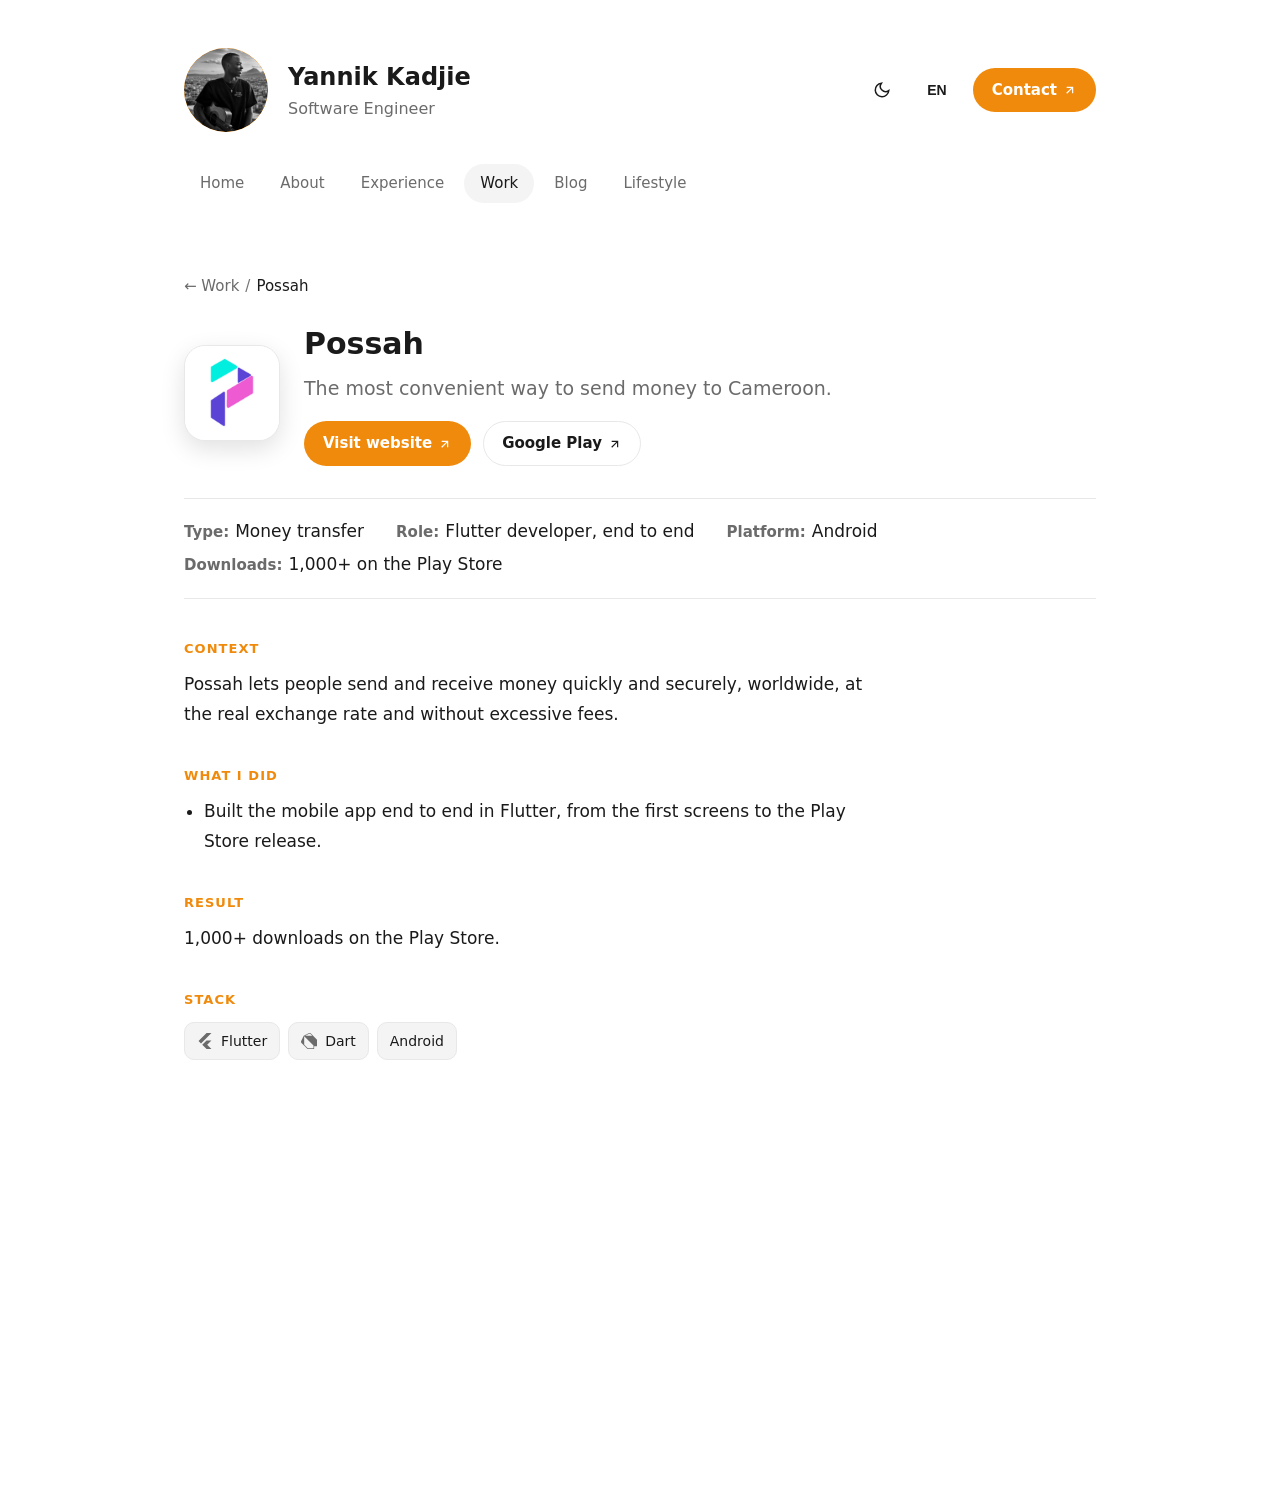
<file: projet-possah.html>
<!doctype html>
<html lang="en">
<head>
<!-- Google tag (gtag.js) -->
<script async src="https://www.googletagmanager.com/gtag/js?id=G-TTZ9JST12G"></script>
<script>
  window.dataLayer = window.dataLayer || [];
  function gtag(){dataLayer.push(arguments);}
  gtag('js', new Date());

  gtag('config', 'G-TTZ9JST12G');
</script>
<meta charset="utf-8">
<script>
  // Apply the saved theme before first paint to avoid a flash of the
  // wrong theme (OS dark preference vs. the user's explicit choice).
  try {
    var t = localStorage.getItem("theme");
    if (t) document.documentElement.setAttribute("data-theme", t);
  } catch (e) {}
</script>
<meta name="viewport" content="width=device-width, initial-scale=1">
<title>Possah - Project by Yannik Kadjie</title>
<meta name="description" content="The most convenient way to send money to Cameroon. Possah lets people send and receive money quickly and securely, worldwide, at the real exchange rate and">
<link rel="canonical" href="https://yannik-kadjie.vercel.app/projet-possah.html">
<link rel="alternate" type="application/rss+xml" title="Yannik Kadjie's RSS feed" href="rss.xml">
<meta name="theme-color" content="#f08a0c">
<link rel="icon" type="image/svg+xml" href="assets/favicon.svg">
<link rel="icon" type="image/x-icon" href="assets/favicon.ico">
<link rel="apple-touch-icon" sizes="180x180" href="assets/apple-touch-icon.png">
<meta property="og:type" content="article">
<meta property="og:site_name" content="Yannik Kadjie">
<meta property="og:url" content="https://yannik-kadjie.vercel.app/projet-possah.html">
<meta property="og:title" content="Possah - Project by Yannik Kadjie">
<meta property="og:description" content="The most convenient way to send money to Cameroon. Possah lets people send and receive money quickly and securely, worldwide, at the real exchange rate and">
<meta property="og:image" content="https://yannik-kadjie.vercel.app/assets/og-image.jpg">
<meta name="twitter:card" content="summary_large_image">
<link rel="stylesheet" href="style.css">
<script type="application/ld+json">
{
  "@context": "https://schema.org",
  "@type": "SoftwareApplication",
  "name": "Possah",
  "description": "Possah lets people send and receive money quickly and securely, worldwide, at the real exchange rate and without excessive fees.",
  "applicationCategory": "FinanceApplication",
  "operatingSystem": "Android",
  "url": "https://yannik-kadjie.vercel.app/projet-possah.html",
  "image": "https://yannik-kadjie.vercel.app/assets/projects/possah.png",
  "sameAs": [
    "https://possah.com/fr/",
    "https://play.google.com/store/apps/details?id=com.possah.possah"
  ],
  "author": {
    "@type": "Person",
    "name": "Yannik Kadjie",
    "url": "https://yannik-kadjie.vercel.app/"
  }
}
</script>
<script type="application/ld+json">
{
  "@context": "https://schema.org",
  "@type": "BreadcrumbList",
  "itemListElement": [
    { "@type": "ListItem", "position": 1, "name": "Work", "item": "https://yannik-kadjie.vercel.app/projets.html" },
    { "@type": "ListItem", "position": 2, "name": "Possah", "item": "https://yannik-kadjie.vercel.app/projet-possah.html" }
  ]
}
</script>
</head>
<body>
<!-- Icon sprite (kept in sync with assets/icons.svg), inlined per page
     because a <use> referencing an external file is blocked under file://. -->
<svg style="display:none">
  <symbol id="icon-email" viewBox="0 0 24 24" fill="none" stroke="currentColor" stroke-width="2">
    <rect x="2" y="4" width="20" height="16" rx="2"/><path d="m22 6-10 7L2 6"/>
  </symbol>
  <symbol id="icon-linkedin" viewBox="0 0 24 24" fill="currentColor">
    <path d="M20.45 20.45h-3.56v-5.57c0-1.33-.02-3.03-1.85-3.03-1.85 0-2.14 1.44-2.14 2.94v5.66H9.34V9h3.42v1.56h.05c.48-.9 1.64-1.85 3.38-1.85 3.6 0 4.27 2.37 4.27 5.46v6.28ZM5.34 7.43a2.07 2.07 0 1 1 0-4.13 2.07 2.07 0 0 1 0 4.13ZM7.12 20.45H3.56V9h3.56v11.45Z"/>
  </symbol>
  <symbol id="icon-github" viewBox="0 0 24 24" fill="currentColor">
    <path d="M12 2C6.48 2 2 6.58 2 12.25c0 4.53 2.87 8.37 6.84 9.73.5.1.68-.22.68-.5 0-.24-.01-1.04-.01-1.89-2.78.62-3.37-1.22-3.37-1.22-.45-1.17-1.11-1.48-1.11-1.48-.9-.63.07-.62.07-.62 1 .07 1.53 1.06 1.53 1.06.89 1.56 2.34 1.11 2.91.85.09-.66.35-1.11.63-1.37-2.22-.26-4.56-1.14-4.56-5.07 0-1.12.39-2.03 1.03-2.75-.1-.26-.45-1.31.1-2.72 0 0 .84-.28 2.75 1.05a9.3 9.3 0 0 1 5 0c1.91-1.33 2.75-1.05 2.75-1.05.55 1.41.2 2.46.1 2.72.64.72 1.03 1.63 1.03 2.75 0 3.94-2.34 4.81-4.57 5.06.36.32.68.95.68 1.92 0 1.39-.01 2.51-.01 2.85 0 .28.18.6.69.5A10.26 10.26 0 0 0 22 12.25C22 6.58 17.52 2 12 2Z"/>
  </symbol>
  <symbol id="icon-rss" viewBox="0 0 24 24" fill="none" stroke="currentColor" stroke-width="2">
    <path d="M4 11a9 9 0 0 1 9 9"/><path d="M4 4a16 16 0 0 1 16 16"/><circle cx="5" cy="19" r="1" fill="currentColor" stroke="none"/>
  </symbol>
  <symbol id="icon-x" viewBox="0 0 24 24" fill="currentColor">
    <path d="M18.244 2.25h3.308l-7.227 8.26 8.502 11.24H16.17l-5.214-6.817L4.99 21.75H1.68l7.73-8.835L1.254 2.25H8.08l4.713 6.231zm-1.161 17.52h1.833L7.084 4.126H5.117z"/>
  </symbol>
  <!-- Tech logos from Simple Icons (CC0) -->
  <symbol id="si-dart" viewBox="0 0 24 24" fill="currentColor"><path d="M4.105 4.105S9.158 1.58 11.684.316a3.079 3.079 0 0 1 1.481-.315c.766.047 1.677.788 1.677.788L24 9.948v9.789h-4.263V24H9.789l-9-9C.303 14.5 0 13.795 0 13.105c0-.319.18-.818.316-1.105l3.789-7.895zm.679.679v11.787c.002.543.021 1.024.498 1.508L10.204 23h8.533v-4.263L4.784 4.784zm12.055-.678c-.899-.896-1.809-1.78-2.74-2.643-.302-.267-.567-.468-1.07-.462-.37.014-.87.195-.87.195L6.341 4.105l10.498.001z"/></symbol>
  <symbol id="si-firebase" viewBox="0 0 24 24" fill="currentColor"><path d="M19.455 8.369c-.538-.748-1.778-2.285-3.681-4.569-.826-.991-1.535-1.832-1.884-2.245a146 146 0 0 0-.488-.576l-.207-.245-.113-.133-.022-.032-.01-.005L12.57 0l-.609.488c-1.555 1.246-2.828 2.851-3.681 4.64-.523 1.064-.864 2.105-1.043 3.176-.047.241-.088.489-.121.738-.209-.017-.421-.028-.632-.033-.018-.001-.035-.002-.059-.003a7.46 7.46 0 0 0-2.28.274l-.317.089-.163.286c-.765 1.342-1.198 2.869-1.252 4.416-.07 2.01.477 3.954 1.583 5.625 1.082 1.633 2.61 2.882 4.42 3.611l.236.095.071.025.003-.001a9.59 9.59 0 0 0 2.941.568q.171.006.342.006c1.273 0 2.513-.249 3.69-.742l.008.004.313-.145a9.63 9.63 0 0 0 3.927-3.335c1.01-1.49 1.577-3.234 1.641-5.042.075-2.161-.643-4.304-2.133-6.371m-7.083 6.695c.328 1.244.264 2.44-.191 3.558-1.135-1.12-1.967-2.352-2.475-3.665-.543-1.404-.87-2.74-.974-3.975.48.157.922.366 1.315.622 1.132.737 1.914 1.902 2.325 3.461zm.207 6.022c.482.368.99.712 1.513 1.028-.771.21-1.565.302-2.369.273a8 8 0 0 1-.373-.022c.458-.394.869-.823 1.228-1.279zm1.347-6.431c-.516-1.957-1.527-3.437-3.002-4.398-.647-.421-1.385-.741-2.194-.95.011-.134.026-.268.043-.4.014-.113.03-.216.046-.313.133-.689.332-1.37.589-2.025.099-.25.206-.499.321-.74l.004-.008c.177-.358.376-.719.61-1.105l.092-.152-.003-.001c.544-.851 1.197-1.627 1.942-2.311l.288.341c.672.796 1.304 1.548 1.878 2.237 1.291 1.549 2.966 3.583 3.612 4.48 1.277 1.771 1.893 3.579 1.83 5.375-.049 1.395-.461 2.755-1.195 3.933-.694 1.116-1.661 2.05-2.8 2.708-.636-.318-1.559-.839-2.539-1.599.79-1.575.952-3.28.479-5.072zm-2.575 5.397c-.725.939-1.587 1.55-2.09 1.856-.081-.029-.163-.06-.243-.093l-.065-.026c-1.49-.616-2.747-1.656-3.635-3.01-.907-1.384-1.356-2.993-1.298-4.653.041-1.19.338-2.327.882-3.379.316-.07.638-.114.96-.131l.084-.002c.162-.003.324-.003.478 0 .227.011.454.035.677.07.073 1.513.445 3.145 1.105 4.852.637 1.644 1.694 3.162 3.144 4.515z"/></symbol>
  <symbol id="si-flutter" viewBox="0 0 24 24" fill="currentColor"><path d="M14.314 0L2.3 12 6 15.7 21.684.013h-7.357zm.014 11.072L7.857 17.53l6.47 6.47H21.7l-6.46-6.468 6.46-6.46h-7.37z"/></symbol>
  <!-- Tech logos from Simple Icons (CC0) -->
  <symbol id="si-python" viewBox="0 0 24 24" fill="currentColor"><path d="M14.25.18l.9.2.73.26.59.3.45.32.34.34.25.34.16.33.1.3.04.26.02.2-.01.13V8.5l-.05.63-.13.55-.21.46-.26.38-.3.31-.33.25-.35.19-.35.14-.33.1-.3.07-.26.04-.21.02H8.77l-.69.05-.59.14-.5.22-.41.27-.33.32-.27.35-.2.36-.15.37-.1.35-.07.32-.04.27-.02.21v3.06H3.17l-.21-.03-.28-.07-.32-.12-.35-.18-.36-.26-.36-.36-.35-.46-.32-.59-.28-.73-.21-.88-.14-1.05-.05-1.23.06-1.22.16-1.04.24-.87.32-.71.36-.57.4-.44.42-.33.42-.24.4-.16.36-.1.32-.05.24-.01h.16l.06.01h8.16v-.83H6.18l-.01-2.75-.02-.37.05-.34.11-.31.17-.28.25-.26.31-.23.38-.2.44-.18.51-.15.58-.12.64-.1.71-.06.77-.04.84-.02 1.27.05zm-6.3 1.98l-.23.33-.08.41.08.41.23.34.33.22.41.09.41-.09.33-.22.23-.34.08-.41-.08-.41-.23-.33-.33-.22-.41-.09-.41.09zm13.09 3.95l.28.06.32.12.35.18.36.27.36.35.35.47.32.59.28.73.21.88.14 1.04.05 1.23-.06 1.23-.16 1.04-.24.86-.32.71-.36.57-.4.45-.42.33-.42.24-.4.16-.36.09-.32.05-.24.02-.16-.01h-8.22v.82h5.84l.01 2.76.02.36-.05.34-.11.31-.17.29-.25.25-.31.24-.38.2-.44.17-.51.15-.58.13-.64.09-.71.07-.77.04-.84.01-1.27-.04-1.07-.14-.9-.2-.73-.25-.59-.3-.45-.33-.34-.34-.25-.34-.16-.33-.1-.3-.04-.25-.02-.2.01-.13v-5.34l.05-.64.13-.54.21-.46.26-.38.3-.32.33-.24.35-.2.35-.14.33-.1.3-.06.26-.04.21-.02.13-.01h5.84l.69-.05.59-.14.5-.21.41-.28.33-.32.27-.35.2-.36.15-.36.1-.35.07-.32.04-.28.02-.21V6.07h2.09l.14.01zm-6.47 14.25l-.23.33-.08.41.08.41.23.33.33.23.41.08.41-.08.33-.23.23-.33.08-.41-.08-.41-.23-.33-.33-.23-.41-.08-.41.08z"/></symbol>
  <symbol id="si-scrapy" viewBox="0 0 24 24" fill="currentColor"><path d="M12 0C5.373 0 0 5.373 0 12c0 6.628 5.373 12 12 12 6.628 0 12-5.372 12-12 0-6.627-5.372-12-12-12Zm0 1.113c6.003 0 10.887 4.884 10.887 10.887S18.003 22.887 12 22.887 1.113 18.003 1.113 12 5.997 1.113 12 1.113Zm7.03 5.201c-.536-.002-1.28.304-2.255 1.098-1.052.858-3.814 3.045-3.814 3.045l1.025 1.3c4.694-2.558 6.19-3.167 6.116-4.294-.042-.634-.384-1.146-1.073-1.149Zm-.507.752c.147 0 .266.106.266.239 0 .132-.119.238-.266.238-.146 0-.265-.106-.265-.238 0-.171.162-.239.265-.239zm-1.58 1.489c0 .131-.118.238-.265.238-.147 0-.264-.107-.264-.238 0-.128.11-.234.24-.24.13-.006.29.077.29.24zm-2.109 1.01c.147 0 .266.106.266.238s-.12.238-.266.238c-.146 0-.266-.106-.266-.238 0-.148.139-.239.266-.239zm-2.445.972c-1.502.225-5.807.992-8.01 2.672l3.574 5.387s4.706-2.932 5.863-6.244z"/></symbol>
  <!-- Tech logos from Simple Icons (CC0) -->
  <symbol id="si-javascript" viewBox="0 0 24 24" fill="currentColor"><path d="M0 0h24v24H0V0zm22.034 18.276c-.175-1.095-.888-2.015-3.003-2.873-.736-.345-1.554-.585-1.797-1.14-.091-.33-.105-.51-.046-.705.15-.646.915-.84 1.515-.66.39.12.75.42.976.9 1.034-.676 1.034-.676 1.755-1.125-.27-.42-.404-.601-.586-.78-.63-.705-1.469-1.065-2.834-1.034l-.705.089c-.676.165-1.32.525-1.71 1.005-1.14 1.291-.811 3.541.569 4.471 1.365 1.02 3.361 1.244 3.616 2.205.24 1.17-.87 1.545-1.966 1.41-.811-.18-1.26-.586-1.755-1.336l-1.83 1.051c.21.48.45.689.81 1.109 1.74 1.756 6.09 1.666 6.871-1.004.029-.09.24-.705.074-1.65l.046.067zm-8.983-7.245h-2.248c0 1.938-.009 3.864-.009 5.805 0 1.232.063 2.363-.138 2.711-.33.689-1.18.601-1.566.48-.396-.196-.597-.466-.83-.855-.063-.105-.11-.196-.127-.196l-1.825 1.125c.305.63.75 1.172 1.324 1.517.855.51 2.004.675 3.207.405.783-.226 1.458-.691 1.811-1.411.51-.93.402-2.07.397-3.346.012-2.054 0-4.109 0-6.179l.004-.056z"/></symbol>
  <symbol id="si-react" viewBox="0 0 24 24" fill="currentColor"><path d="M14.23 12.004a2.236 2.236 0 0 1-2.235 2.236 2.236 2.236 0 0 1-2.236-2.236 2.236 2.236 0 0 1 2.235-2.236 2.236 2.236 0 0 1 2.236 2.236zm2.648-10.69c-1.346 0-3.107.96-4.888 2.622-1.78-1.653-3.542-2.602-4.887-2.602-.41 0-.783.093-1.106.278-1.375.793-1.683 3.264-.973 6.365C1.98 8.917 0 10.42 0 12.004c0 1.59 1.99 3.097 5.043 4.03-.704 3.113-.39 5.588.988 6.38.32.187.69.275 1.102.275 1.345 0 3.107-.96 4.888-2.624 1.78 1.654 3.542 2.603 4.887 2.603.41 0 .783-.09 1.106-.275 1.374-.792 1.683-3.263.973-6.365C22.02 15.096 24 13.59 24 12.004c0-1.59-1.99-3.097-5.043-4.032.704-3.11.39-5.587-.988-6.38-.318-.184-.688-.277-1.092-.278zm-.005 1.09v.006c.225 0 .406.044.558.127.666.382.955 1.835.73 3.704-.054.46-.142.945-.25 1.44-.96-.236-2.006-.417-3.107-.534-.66-.905-1.345-1.727-2.035-2.447 1.592-1.48 3.087-2.292 4.105-2.295zm-9.77.02c1.012 0 2.514.808 4.11 2.28-.686.72-1.37 1.537-2.02 2.442-1.107.117-2.154.298-3.113.538-.112-.49-.195-.964-.254-1.42-.23-1.868.054-3.32.714-3.707.19-.09.4-.127.563-.132zm4.882 3.05c.455.468.91.992 1.36 1.564-.44-.02-.89-.034-1.345-.034-.46 0-.915.01-1.36.034.44-.572.895-1.096 1.345-1.565zM12 8.1c.74 0 1.477.034 2.202.093.406.582.802 1.203 1.183 1.86.372.64.71 1.29 1.018 1.946-.308.655-.646 1.31-1.013 1.95-.38.66-.773 1.288-1.18 1.87-.728.063-1.466.098-2.21.098-.74 0-1.477-.035-2.202-.093-.406-.582-.802-1.204-1.183-1.86-.372-.64-.71-1.29-1.018-1.946.303-.657.646-1.313 1.013-1.954.38-.66.773-1.286 1.18-1.868.728-.064 1.466-.098 2.21-.098zm-3.635.254c-.24.377-.48.763-.704 1.16-.225.39-.435.782-.635 1.174-.265-.656-.49-1.31-.676-1.947.64-.15 1.315-.283 2.015-.386zm7.26 0c.695.103 1.365.23 2.006.387-.18.632-.405 1.282-.66 1.933-.2-.39-.41-.783-.64-1.174-.225-.392-.465-.774-.705-1.146zm3.063.675c.484.15.944.317 1.375.498 1.732.74 2.852 1.708 2.852 2.476-.005.768-1.125 1.74-2.857 2.475-.42.18-.88.342-1.355.493-.28-.958-.646-1.956-1.1-2.98.45-1.017.81-2.01 1.085-2.964zm-13.395.004c.278.96.645 1.957 1.1 2.98-.45 1.017-.812 2.01-1.086 2.964-.484-.15-.944-.318-1.37-.5-1.732-.737-2.852-1.706-2.852-2.474 0-.768 1.12-1.742 2.852-2.476.42-.18.88-.342 1.356-.494zm11.678 4.28c.265.657.49 1.312.676 1.948-.64.157-1.316.29-2.016.39.24-.375.48-.762.705-1.158.225-.39.435-.788.636-1.18zm-9.945.02c.2.392.41.783.64 1.175.23.39.465.772.705 1.143-.695-.102-1.365-.23-2.006-.386.18-.63.406-1.282.66-1.933zM17.92 16.32c.112.493.2.968.254 1.423.23 1.868-.054 3.32-.714 3.708-.147.09-.338.128-.563.128-1.012 0-2.514-.807-4.11-2.28.686-.72 1.37-1.536 2.02-2.44 1.107-.118 2.154-.3 3.113-.54zm-11.83.01c.96.234 2.006.415 3.107.532.66.905 1.345 1.727 2.035 2.446-1.595 1.483-3.092 2.295-4.11 2.295-.22-.005-.406-.05-.553-.132-.666-.38-.955-1.834-.73-3.703.054-.46.142-.944.25-1.438zm4.56.64c.44.02.89.034 1.345.034.46 0 .915-.01 1.36-.034-.44.572-.895 1.095-1.345 1.565-.455-.47-.91-.993-1.36-1.565z"/></symbol>
  <symbol id="si-shadcnui" viewBox="0 0 24 24" fill="currentColor"><path d="M22.219 11.784 11.784 22.219c-.407.407-.407 1.068 0 1.476.407.407 1.068.407 1.476 0L23.695 13.26c.407-.408.407-1.069 0-1.476-.408-.407-1.069-.407-1.476 0ZM20.132.305.305 20.132c-.407.407-.407 1.068 0 1.476.408.407 1.069.407 1.476 0L21.608 1.781c.407-.407.407-1.068 0-1.476-.408-.407-1.069-.407-1.476 0Z"/></symbol>
  <symbol id="si-typescript" viewBox="0 0 24 24" fill="currentColor"><path d="M1.125 0C.502 0 0 .502 0 1.125v21.75C0 23.498.502 24 1.125 24h21.75c.623 0 1.125-.502 1.125-1.125V1.125C24 .502 23.498 0 22.875 0zm17.363 9.75c.612 0 1.154.037 1.627.111a6.38 6.38 0 0 1 1.306.34v2.458a3.95 3.95 0 0 0-.643-.361 5.093 5.093 0 0 0-.717-.26 5.453 5.453 0 0 0-1.426-.2c-.3 0-.573.028-.819.086a2.1 2.1 0 0 0-.623.242c-.17.104-.3.229-.393.374a.888.888 0 0 0-.14.49c0 .196.053.373.156.529.104.156.252.304.443.444s.423.276.696.41c.273.135.582.274.926.416.47.197.892.407 1.266.628.374.222.695.473.963.753.268.279.472.598.614.957.142.359.214.776.214 1.253 0 .657-.125 1.21-.373 1.656a3.033 3.033 0 0 1-1.012 1.085 4.38 4.38 0 0 1-1.487.596c-.566.12-1.163.18-1.79.18a9.916 9.916 0 0 1-1.84-.164 5.544 5.544 0 0 1-1.512-.493v-2.63a5.033 5.033 0 0 0 3.237 1.2c.333 0 .624-.03.872-.09.249-.06.456-.144.623-.25.166-.108.29-.234.373-.38a1.023 1.023 0 0 0-.074-1.089 2.12 2.12 0 0 0-.537-.5 5.597 5.597 0 0 0-.807-.444 27.72 27.72 0 0 0-1.007-.436c-.918-.383-1.602-.852-2.053-1.405-.45-.553-.676-1.222-.676-2.005 0-.614.123-1.141.369-1.582.246-.441.58-.804 1.004-1.089a4.494 4.494 0 0 1 1.47-.629 7.536 7.536 0 0 1 1.77-.201zm-15.113.188h9.563v2.166H9.506v9.646H6.789v-9.646H3.375z"/></symbol>
</svg>


<header class="site-header">
  <div class="wrap header-top">
    <button type="button" id="avatar-btn" class="avatar" aria-label="View photo">
      <img id="avatar-img" src="assets/avatar.jpg" alt="Yannik Kadjie" width="800" height="800">
    </button>
    <div class="titles">
      <p class="site-name">Yannik Kadjie</p>
      <p class="subtitle">Software Engineer</p>
    </div>
    <div class="header-actions">
      <button id="theme-toggle" class="icon-btn" aria-label="Toggle dark mode" title="Toggle dark mode">
        <svg class="icon-moon" viewBox="0 0 24 24" width="18" height="18" fill="none" stroke="currentColor" stroke-width="2"><path d="M21 12.79A9 9 0 1 1 11.21 3 7 7 0 0 0 21 12.79Z"/></svg>
        <svg class="icon-sun" viewBox="0 0 24 24" width="18" height="18" fill="none" stroke="currentColor" stroke-width="2"><circle cx="12" cy="12" r="4"/><path d="M12 2v2M12 20v2M4.93 4.93l1.41 1.41M17.66 17.66l1.41 1.41M2 12h2M20 12h2M6.34 17.66l-1.41 1.41M19.07 4.93l-1.41 1.41"/></svg>
      </button>
      <button type="button" class="lang-btn" title="French version coming soon" aria-disabled="true">EN</button>
      <a class="btn btn-primary desktop-only" href="mailto:yannik.kadjie@gmail.com">Contact<span class="btn-icon"><svg viewBox="0 0 32 32" width="14" height="14" fill="currentColor"><path d="M7.483 22.524 9.37 24.41l11.314-11.313v10.37h2.677V8.533H8.426v2.677h10.37L7.483 22.524Z"/></svg></span></a>
      <button id="menu-toggle" class="menu-toggle mobile-only" aria-label="Open menu" aria-expanded="false" aria-controls="nav-overlay">
        <span class="burger-line"></span>
        <span class="burger-line"></span>
        <span class="burger-line"></span>
      </button>
    </div>
  </div>

  <nav class="wrap main-nav desktop-only">
    <a href="index.html">Home</a>
    <a href="apropos.html">About</a>
    <a href="experience.html">Experience</a>
    <a href="projets.html" class="active">Work</a>
    <a href="blog.html">Blog</a>
    <a href="lifestyle.html">Lifestyle</a>
  </nav>
</header>

<div class="nav-overlay" id="nav-overlay">
  <nav class="overlay-nav">
    <a href="index.html">Home</a>
    <a href="apropos.html">About</a>
    <a href="experience.html">Experience</a>
    <a href="projets.html" class="active">Work</a>
    <a href="blog.html">Blog</a>
    <a href="lifestyle.html">Lifestyle</a>
  </nav>
  <div class="overlay-lang" title="French version coming soon" aria-disabled="true">EN</div>
  <a class="btn btn-primary overlay-contact" href="mailto:yannik.kadjie@gmail.com">Contact<span class="btn-icon"><svg viewBox="0 0 32 32" width="14" height="14" fill="currentColor"><path d="M7.483 22.524 9.37 24.41l11.314-11.313v10.37h2.677V8.533H8.426v2.677h10.37L7.483 22.524Z"/></svg></span></a>
</div>

<div class="lightbox" id="lightbox">
  <button type="button" class="lightbox-close" id="lightbox-close" aria-label="Close photo">
    <svg viewBox="0 0 24 24" width="22" height="22" fill="none" stroke="currentColor" stroke-width="2"><path d="M6 6l12 12M18 6 6 18"/></svg>
  </button>
</div>

<main>

  <section class="wrap hero">
    <nav class="breadcrumb" aria-label="Breadcrumb">
      <ol>
        <li><a href="projets.html">← Work</a></li>
        <li aria-current="page">Possah</li>
      </ol>
    </nav>
    <div class="project-head">
      <span class="work-logo project-logo" aria-hidden="true">PO<img src="assets/projects/possah.png" alt="" onerror="this.remove()"></span>
      <div>
        <h1>Possah</h1>
        <p class="lede">The most convenient way to send money to Cameroon.</p>
        <div class="hero-actions">
          <a class="btn btn-primary" href="https://possah.com/fr/" target="_blank" rel="noopener">Visit website<span class="btn-icon"><svg viewBox="0 0 32 32" width="14" height="14" fill="currentColor"><path d="M7.483 22.524 9.37 24.41l11.314-11.313v10.37h2.677V8.533H8.426v2.677h10.37L7.483 22.524Z"/></svg></span></a>
          <a class="btn btn-outline" href="https://play.google.com/store/apps/details?id=com.possah.possah" target="_blank" rel="noopener">Google Play<span class="btn-icon"><svg viewBox="0 0 32 32" width="14" height="14" fill="currentColor"><path d="M7.483 22.524 9.37 24.41l11.314-11.313v10.37h2.677V8.533H8.426v2.677h10.37L7.483 22.524Z"/></svg></span></a>
        </div>
      </div>
    </div>
    <dl class="project-facts">
      <div><dt>Type</dt><dd>Money transfer</dd></div>
      <div><dt>Role</dt><dd>Flutter developer, end to end</dd></div>
      <div><dt>Platform</dt><dd>Android</dd></div>
      <div><dt>Downloads</dt><dd>1,000+ on the Play Store</dd></div>
    </dl>
  </section>

  <section class="wrap section project-body">
    <div class="project-block">
      <h3>Context</h3>
      <p>Possah lets people send and receive money quickly and securely, worldwide, at the real exchange rate and without excessive fees.</p>
    </div>
    <div class="project-block">
      <h3>What I did</h3>
      <ul>
        <li>Built the mobile app end to end in Flutter, from the first screens to the Play Store release.</li>
      </ul>
    </div>
    <div class="project-block">
      <h3>Result</h3>
      <p>1,000+ downloads on the Play Store.</p>
    </div>
    <div class="project-block">
      <h3>Stack</h3>
      <ul class="chips">
        <li style="--brand:#0375d3"><svg width="16" height="16" aria-hidden="true"><use href="#si-flutter"></use></svg>Flutter</li>
        <li style="--brand:#0181d5"><svg width="16" height="16" aria-hidden="true"><use href="#si-dart"></use></svg>Dart</li>
        <li>Android</li>
      </ul>
    </div>
  </section>

</main>

<footer class="site-footer">
  <div class="wrap footer-inner">
    <div class="footer-col">
      <h4>Pages</h4>
      <a href="index.html">Home</a>
      <a href="apropos.html">About</a>
      <a href="experience.html">Experience</a>
      <a href="projets.html">Work</a>
      <a href="blog.html">Blog</a>
      <a href="lifestyle.html">Lifestyle</a>
    </div>
  </div>
  <div class="wrap footer-bottom">
    <p>© <span id="year"></span> Yannik Kadjie.</p>
    <div class="social-links" id="footer-social">
      <a href="mailto:yannik.kadjie@gmail.com" aria-label="Email" title="Email">
        <svg width="20" height="20"><use href="#icon-email"></use></svg>
      </a>
      <a href="https://linkedin.com/in/yannik-kadjie" target="_blank" rel="noopener" aria-label="LinkedIn" title="LinkedIn">
        <svg width="20" height="20"><use href="#icon-linkedin"></use></svg>
      </a>
      <a href="https://github.com/main-c" target="_blank" rel="noopener" aria-label="GitHub" title="GitHub">
        <svg width="20" height="20"><use href="#icon-github"></use></svg>
      </a>
      <a href="https://x.com/yannikKadjie" target="_blank" rel="noopener" aria-label="X (Twitter)" title="X (Twitter)">
        <svg width="20" height="20"><use href="#icon-x"></use></svg>
      </a>
      <a href="rss.xml" aria-label="RSS feed" title="RSS feed">
        <svg width="20" height="20"><use href="#icon-rss"></use></svg>
      </a>
    </div>
  </div>
</footer>

<script src="script.js" defer></script>
</body>
</html>
</file>
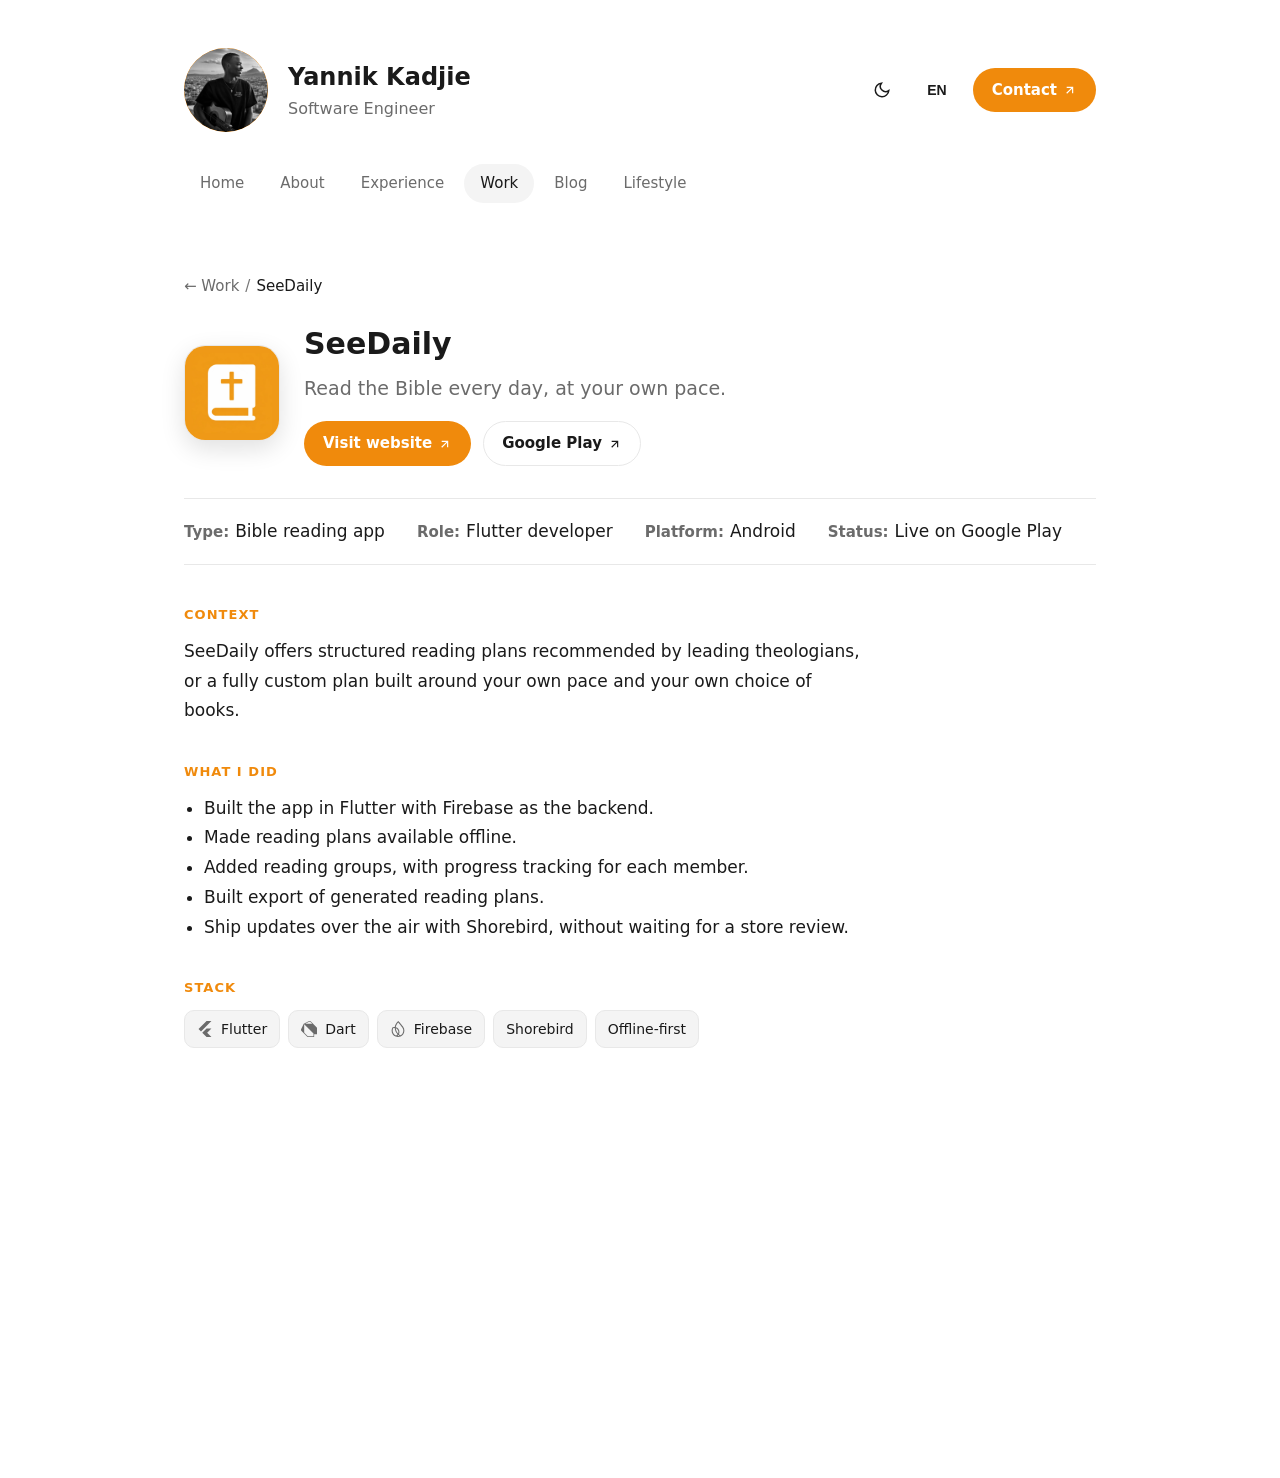
<file: projet-seedaily.html>
<!doctype html>
<html lang="en">
<head>
<!-- Google tag (gtag.js) -->
<script async src="https://www.googletagmanager.com/gtag/js?id=G-TTZ9JST12G"></script>
<script>
  window.dataLayer = window.dataLayer || [];
  function gtag(){dataLayer.push(arguments);}
  gtag('js', new Date());

  gtag('config', 'G-TTZ9JST12G');
</script>
<meta charset="utf-8">
<script>
  // Apply the saved theme before first paint to avoid a flash of the
  // wrong theme (OS dark preference vs. the user's explicit choice).
  try {
    var t = localStorage.getItem("theme");
    if (t) document.documentElement.setAttribute("data-theme", t);
  } catch (e) {}
</script>
<meta name="viewport" content="width=device-width, initial-scale=1">
<title>SeeDaily - Project by Yannik Kadjie</title>
<meta name="description" content="Read the Bible every day, at your own pace. SeeDaily offers structured reading plans recommended by leading theologians, or a fully custom plan built around">
<link rel="canonical" href="https://yannik-kadjie.vercel.app/projet-seedaily.html">
<link rel="alternate" type="application/rss+xml" title="Yannik Kadjie's RSS feed" href="rss.xml">
<meta name="theme-color" content="#f08a0c">
<link rel="icon" type="image/svg+xml" href="assets/favicon.svg">
<link rel="icon" type="image/x-icon" href="assets/favicon.ico">
<link rel="apple-touch-icon" sizes="180x180" href="assets/apple-touch-icon.png">
<meta property="og:type" content="article">
<meta property="og:site_name" content="Yannik Kadjie">
<meta property="og:url" content="https://yannik-kadjie.vercel.app/projet-seedaily.html">
<meta property="og:title" content="SeeDaily - Project by Yannik Kadjie">
<meta property="og:description" content="Read the Bible every day, at your own pace. SeeDaily offers structured reading plans recommended by leading theologians, or a fully custom plan built around">
<meta property="og:image" content="https://yannik-kadjie.vercel.app/assets/og-image.jpg">
<meta name="twitter:card" content="summary_large_image">
<link rel="stylesheet" href="style.css">
<script type="application/ld+json">
{
  "@context": "https://schema.org",
  "@type": "SoftwareApplication",
  "name": "SeeDaily",
  "description": "SeeDaily offers structured reading plans recommended by leading theologians, or a fully custom plan built around your own pace and your own choice of books.",
  "applicationCategory": "LifestyleApplication",
  "operatingSystem": "Android",
  "url": "https://yannik-kadjie.vercel.app/projet-seedaily.html",
  "image": "https://yannik-kadjie.vercel.app/assets/projects/seedaily.png",
  "sameAs": [
    "https://seedaily.vercel.app/",
    "https://play.google.com/store/apps/details?id=com.seedaily.app"
  ],
  "author": {
    "@type": "Person",
    "name": "Yannik Kadjie",
    "url": "https://yannik-kadjie.vercel.app/"
  }
}
</script>
<script type="application/ld+json">
{
  "@context": "https://schema.org",
  "@type": "BreadcrumbList",
  "itemListElement": [
    { "@type": "ListItem", "position": 1, "name": "Work", "item": "https://yannik-kadjie.vercel.app/projets.html" },
    { "@type": "ListItem", "position": 2, "name": "SeeDaily", "item": "https://yannik-kadjie.vercel.app/projet-seedaily.html" }
  ]
}
</script>
</head>
<body>
<!-- Icon sprite (kept in sync with assets/icons.svg), inlined per page
     because a <use> referencing an external file is blocked under file://. -->
<svg style="display:none">
  <symbol id="icon-email" viewBox="0 0 24 24" fill="none" stroke="currentColor" stroke-width="2">
    <rect x="2" y="4" width="20" height="16" rx="2"/><path d="m22 6-10 7L2 6"/>
  </symbol>
  <symbol id="icon-linkedin" viewBox="0 0 24 24" fill="currentColor">
    <path d="M20.45 20.45h-3.56v-5.57c0-1.33-.02-3.03-1.85-3.03-1.85 0-2.14 1.44-2.14 2.94v5.66H9.34V9h3.42v1.56h.05c.48-.9 1.64-1.85 3.38-1.85 3.6 0 4.27 2.37 4.27 5.46v6.28ZM5.34 7.43a2.07 2.07 0 1 1 0-4.13 2.07 2.07 0 0 1 0 4.13ZM7.12 20.45H3.56V9h3.56v11.45Z"/>
  </symbol>
  <symbol id="icon-github" viewBox="0 0 24 24" fill="currentColor">
    <path d="M12 2C6.48 2 2 6.58 2 12.25c0 4.53 2.87 8.37 6.84 9.73.5.1.68-.22.68-.5 0-.24-.01-1.04-.01-1.89-2.78.62-3.37-1.22-3.37-1.22-.45-1.17-1.11-1.48-1.11-1.48-.9-.63.07-.62.07-.62 1 .07 1.53 1.06 1.53 1.06.89 1.56 2.34 1.11 2.91.85.09-.66.35-1.11.63-1.37-2.22-.26-4.56-1.14-4.56-5.07 0-1.12.39-2.03 1.03-2.75-.1-.26-.45-1.31.1-2.72 0 0 .84-.28 2.75 1.05a9.3 9.3 0 0 1 5 0c1.91-1.33 2.75-1.05 2.75-1.05.55 1.41.2 2.46.1 2.72.64.72 1.03 1.63 1.03 2.75 0 3.94-2.34 4.81-4.57 5.06.36.32.68.95.68 1.92 0 1.39-.01 2.51-.01 2.85 0 .28.18.6.69.5A10.26 10.26 0 0 0 22 12.25C22 6.58 17.52 2 12 2Z"/>
  </symbol>
  <symbol id="icon-rss" viewBox="0 0 24 24" fill="none" stroke="currentColor" stroke-width="2">
    <path d="M4 11a9 9 0 0 1 9 9"/><path d="M4 4a16 16 0 0 1 16 16"/><circle cx="5" cy="19" r="1" fill="currentColor" stroke="none"/>
  </symbol>
  <symbol id="icon-x" viewBox="0 0 24 24" fill="currentColor">
    <path d="M18.244 2.25h3.308l-7.227 8.26 8.502 11.24H16.17l-5.214-6.817L4.99 21.75H1.68l7.73-8.835L1.254 2.25H8.08l4.713 6.231zm-1.161 17.52h1.833L7.084 4.126H5.117z"/>
  </symbol>
  <!-- Tech logos from Simple Icons (CC0) -->
  <symbol id="si-dart" viewBox="0 0 24 24" fill="currentColor"><path d="M4.105 4.105S9.158 1.58 11.684.316a3.079 3.079 0 0 1 1.481-.315c.766.047 1.677.788 1.677.788L24 9.948v9.789h-4.263V24H9.789l-9-9C.303 14.5 0 13.795 0 13.105c0-.319.18-.818.316-1.105l3.789-7.895zm.679.679v11.787c.002.543.021 1.024.498 1.508L10.204 23h8.533v-4.263L4.784 4.784zm12.055-.678c-.899-.896-1.809-1.78-2.74-2.643-.302-.267-.567-.468-1.07-.462-.37.014-.87.195-.87.195L6.341 4.105l10.498.001z"/></symbol>
  <symbol id="si-firebase" viewBox="0 0 24 24" fill="currentColor"><path d="M19.455 8.369c-.538-.748-1.778-2.285-3.681-4.569-.826-.991-1.535-1.832-1.884-2.245a146 146 0 0 0-.488-.576l-.207-.245-.113-.133-.022-.032-.01-.005L12.57 0l-.609.488c-1.555 1.246-2.828 2.851-3.681 4.64-.523 1.064-.864 2.105-1.043 3.176-.047.241-.088.489-.121.738-.209-.017-.421-.028-.632-.033-.018-.001-.035-.002-.059-.003a7.46 7.46 0 0 0-2.28.274l-.317.089-.163.286c-.765 1.342-1.198 2.869-1.252 4.416-.07 2.01.477 3.954 1.583 5.625 1.082 1.633 2.61 2.882 4.42 3.611l.236.095.071.025.003-.001a9.59 9.59 0 0 0 2.941.568q.171.006.342.006c1.273 0 2.513-.249 3.69-.742l.008.004.313-.145a9.63 9.63 0 0 0 3.927-3.335c1.01-1.49 1.577-3.234 1.641-5.042.075-2.161-.643-4.304-2.133-6.371m-7.083 6.695c.328 1.244.264 2.44-.191 3.558-1.135-1.12-1.967-2.352-2.475-3.665-.543-1.404-.87-2.74-.974-3.975.48.157.922.366 1.315.622 1.132.737 1.914 1.902 2.325 3.461zm.207 6.022c.482.368.99.712 1.513 1.028-.771.21-1.565.302-2.369.273a8 8 0 0 1-.373-.022c.458-.394.869-.823 1.228-1.279zm1.347-6.431c-.516-1.957-1.527-3.437-3.002-4.398-.647-.421-1.385-.741-2.194-.95.011-.134.026-.268.043-.4.014-.113.03-.216.046-.313.133-.689.332-1.37.589-2.025.099-.25.206-.499.321-.74l.004-.008c.177-.358.376-.719.61-1.105l.092-.152-.003-.001c.544-.851 1.197-1.627 1.942-2.311l.288.341c.672.796 1.304 1.548 1.878 2.237 1.291 1.549 2.966 3.583 3.612 4.48 1.277 1.771 1.893 3.579 1.83 5.375-.049 1.395-.461 2.755-1.195 3.933-.694 1.116-1.661 2.05-2.8 2.708-.636-.318-1.559-.839-2.539-1.599.79-1.575.952-3.28.479-5.072zm-2.575 5.397c-.725.939-1.587 1.55-2.09 1.856-.081-.029-.163-.06-.243-.093l-.065-.026c-1.49-.616-2.747-1.656-3.635-3.01-.907-1.384-1.356-2.993-1.298-4.653.041-1.19.338-2.327.882-3.379.316-.07.638-.114.96-.131l.084-.002c.162-.003.324-.003.478 0 .227.011.454.035.677.07.073 1.513.445 3.145 1.105 4.852.637 1.644 1.694 3.162 3.144 4.515z"/></symbol>
  <symbol id="si-flutter" viewBox="0 0 24 24" fill="currentColor"><path d="M14.314 0L2.3 12 6 15.7 21.684.013h-7.357zm.014 11.072L7.857 17.53l6.47 6.47H21.7l-6.46-6.468 6.46-6.46h-7.37z"/></symbol>
  <!-- Tech logos from Simple Icons (CC0) -->
  <symbol id="si-python" viewBox="0 0 24 24" fill="currentColor"><path d="M14.25.18l.9.2.73.26.59.3.45.32.34.34.25.34.16.33.1.3.04.26.02.2-.01.13V8.5l-.05.63-.13.55-.21.46-.26.38-.3.31-.33.25-.35.19-.35.14-.33.1-.3.07-.26.04-.21.02H8.77l-.69.05-.59.14-.5.22-.41.27-.33.32-.27.35-.2.36-.15.37-.1.35-.07.32-.04.27-.02.21v3.06H3.17l-.21-.03-.28-.07-.32-.12-.35-.18-.36-.26-.36-.36-.35-.46-.32-.59-.28-.73-.21-.88-.14-1.05-.05-1.23.06-1.22.16-1.04.24-.87.32-.71.36-.57.4-.44.42-.33.42-.24.4-.16.36-.1.32-.05.24-.01h.16l.06.01h8.16v-.83H6.18l-.01-2.75-.02-.37.05-.34.11-.31.17-.28.25-.26.31-.23.38-.2.44-.18.51-.15.58-.12.64-.1.71-.06.77-.04.84-.02 1.27.05zm-6.3 1.98l-.23.33-.08.41.08.41.23.34.33.22.41.09.41-.09.33-.22.23-.34.08-.41-.08-.41-.23-.33-.33-.22-.41-.09-.41.09zm13.09 3.95l.28.06.32.12.35.18.36.27.36.35.35.47.32.59.28.73.21.88.14 1.04.05 1.23-.06 1.23-.16 1.04-.24.86-.32.71-.36.57-.4.45-.42.33-.42.24-.4.16-.36.09-.32.05-.24.02-.16-.01h-8.22v.82h5.84l.01 2.76.02.36-.05.34-.11.31-.17.29-.25.25-.31.24-.38.2-.44.17-.51.15-.58.13-.64.09-.71.07-.77.04-.84.01-1.27-.04-1.07-.14-.9-.2-.73-.25-.59-.3-.45-.33-.34-.34-.25-.34-.16-.33-.1-.3-.04-.25-.02-.2.01-.13v-5.34l.05-.64.13-.54.21-.46.26-.38.3-.32.33-.24.35-.2.35-.14.33-.1.3-.06.26-.04.21-.02.13-.01h5.84l.69-.05.59-.14.5-.21.41-.28.33-.32.27-.35.2-.36.15-.36.1-.35.07-.32.04-.28.02-.21V6.07h2.09l.14.01zm-6.47 14.25l-.23.33-.08.41.08.41.23.33.33.23.41.08.41-.08.33-.23.23-.33.08-.41-.08-.41-.23-.33-.33-.23-.41-.08-.41.08z"/></symbol>
  <symbol id="si-scrapy" viewBox="0 0 24 24" fill="currentColor"><path d="M12 0C5.373 0 0 5.373 0 12c0 6.628 5.373 12 12 12 6.628 0 12-5.372 12-12 0-6.627-5.372-12-12-12Zm0 1.113c6.003 0 10.887 4.884 10.887 10.887S18.003 22.887 12 22.887 1.113 18.003 1.113 12 5.997 1.113 12 1.113Zm7.03 5.201c-.536-.002-1.28.304-2.255 1.098-1.052.858-3.814 3.045-3.814 3.045l1.025 1.3c4.694-2.558 6.19-3.167 6.116-4.294-.042-.634-.384-1.146-1.073-1.149Zm-.507.752c.147 0 .266.106.266.239 0 .132-.119.238-.266.238-.146 0-.265-.106-.265-.238 0-.171.162-.239.265-.239zm-1.58 1.489c0 .131-.118.238-.265.238-.147 0-.264-.107-.264-.238 0-.128.11-.234.24-.24.13-.006.29.077.29.24zm-2.109 1.01c.147 0 .266.106.266.238s-.12.238-.266.238c-.146 0-.266-.106-.266-.238 0-.148.139-.239.266-.239zm-2.445.972c-1.502.225-5.807.992-8.01 2.672l3.574 5.387s4.706-2.932 5.863-6.244z"/></symbol>
  <!-- Tech logos from Simple Icons (CC0) -->
  <symbol id="si-javascript" viewBox="0 0 24 24" fill="currentColor"><path d="M0 0h24v24H0V0zm22.034 18.276c-.175-1.095-.888-2.015-3.003-2.873-.736-.345-1.554-.585-1.797-1.14-.091-.33-.105-.51-.046-.705.15-.646.915-.84 1.515-.66.39.12.75.42.976.9 1.034-.676 1.034-.676 1.755-1.125-.27-.42-.404-.601-.586-.78-.63-.705-1.469-1.065-2.834-1.034l-.705.089c-.676.165-1.32.525-1.71 1.005-1.14 1.291-.811 3.541.569 4.471 1.365 1.02 3.361 1.244 3.616 2.205.24 1.17-.87 1.545-1.966 1.41-.811-.18-1.26-.586-1.755-1.336l-1.83 1.051c.21.48.45.689.81 1.109 1.74 1.756 6.09 1.666 6.871-1.004.029-.09.24-.705.074-1.65l.046.067zm-8.983-7.245h-2.248c0 1.938-.009 3.864-.009 5.805 0 1.232.063 2.363-.138 2.711-.33.689-1.18.601-1.566.48-.396-.196-.597-.466-.83-.855-.063-.105-.11-.196-.127-.196l-1.825 1.125c.305.63.75 1.172 1.324 1.517.855.51 2.004.675 3.207.405.783-.226 1.458-.691 1.811-1.411.51-.93.402-2.07.397-3.346.012-2.054 0-4.109 0-6.179l.004-.056z"/></symbol>
  <symbol id="si-react" viewBox="0 0 24 24" fill="currentColor"><path d="M14.23 12.004a2.236 2.236 0 0 1-2.235 2.236 2.236 2.236 0 0 1-2.236-2.236 2.236 2.236 0 0 1 2.235-2.236 2.236 2.236 0 0 1 2.236 2.236zm2.648-10.69c-1.346 0-3.107.96-4.888 2.622-1.78-1.653-3.542-2.602-4.887-2.602-.41 0-.783.093-1.106.278-1.375.793-1.683 3.264-.973 6.365C1.98 8.917 0 10.42 0 12.004c0 1.59 1.99 3.097 5.043 4.03-.704 3.113-.39 5.588.988 6.38.32.187.69.275 1.102.275 1.345 0 3.107-.96 4.888-2.624 1.78 1.654 3.542 2.603 4.887 2.603.41 0 .783-.09 1.106-.275 1.374-.792 1.683-3.263.973-6.365C22.02 15.096 24 13.59 24 12.004c0-1.59-1.99-3.097-5.043-4.032.704-3.11.39-5.587-.988-6.38-.318-.184-.688-.277-1.092-.278zm-.005 1.09v.006c.225 0 .406.044.558.127.666.382.955 1.835.73 3.704-.054.46-.142.945-.25 1.44-.96-.236-2.006-.417-3.107-.534-.66-.905-1.345-1.727-2.035-2.447 1.592-1.48 3.087-2.292 4.105-2.295zm-9.77.02c1.012 0 2.514.808 4.11 2.28-.686.72-1.37 1.537-2.02 2.442-1.107.117-2.154.298-3.113.538-.112-.49-.195-.964-.254-1.42-.23-1.868.054-3.32.714-3.707.19-.09.4-.127.563-.132zm4.882 3.05c.455.468.91.992 1.36 1.564-.44-.02-.89-.034-1.345-.034-.46 0-.915.01-1.36.034.44-.572.895-1.096 1.345-1.565zM12 8.1c.74 0 1.477.034 2.202.093.406.582.802 1.203 1.183 1.86.372.64.71 1.29 1.018 1.946-.308.655-.646 1.31-1.013 1.95-.38.66-.773 1.288-1.18 1.87-.728.063-1.466.098-2.21.098-.74 0-1.477-.035-2.202-.093-.406-.582-.802-1.204-1.183-1.86-.372-.64-.71-1.29-1.018-1.946.303-.657.646-1.313 1.013-1.954.38-.66.773-1.286 1.18-1.868.728-.064 1.466-.098 2.21-.098zm-3.635.254c-.24.377-.48.763-.704 1.16-.225.39-.435.782-.635 1.174-.265-.656-.49-1.31-.676-1.947.64-.15 1.315-.283 2.015-.386zm7.26 0c.695.103 1.365.23 2.006.387-.18.632-.405 1.282-.66 1.933-.2-.39-.41-.783-.64-1.174-.225-.392-.465-.774-.705-1.146zm3.063.675c.484.15.944.317 1.375.498 1.732.74 2.852 1.708 2.852 2.476-.005.768-1.125 1.74-2.857 2.475-.42.18-.88.342-1.355.493-.28-.958-.646-1.956-1.1-2.98.45-1.017.81-2.01 1.085-2.964zm-13.395.004c.278.96.645 1.957 1.1 2.98-.45 1.017-.812 2.01-1.086 2.964-.484-.15-.944-.318-1.37-.5-1.732-.737-2.852-1.706-2.852-2.474 0-.768 1.12-1.742 2.852-2.476.42-.18.88-.342 1.356-.494zm11.678 4.28c.265.657.49 1.312.676 1.948-.64.157-1.316.29-2.016.39.24-.375.48-.762.705-1.158.225-.39.435-.788.636-1.18zm-9.945.02c.2.392.41.783.64 1.175.23.39.465.772.705 1.143-.695-.102-1.365-.23-2.006-.386.18-.63.406-1.282.66-1.933zM17.92 16.32c.112.493.2.968.254 1.423.23 1.868-.054 3.32-.714 3.708-.147.09-.338.128-.563.128-1.012 0-2.514-.807-4.11-2.28.686-.72 1.37-1.536 2.02-2.44 1.107-.118 2.154-.3 3.113-.54zm-11.83.01c.96.234 2.006.415 3.107.532.66.905 1.345 1.727 2.035 2.446-1.595 1.483-3.092 2.295-4.11 2.295-.22-.005-.406-.05-.553-.132-.666-.38-.955-1.834-.73-3.703.054-.46.142-.944.25-1.438zm4.56.64c.44.02.89.034 1.345.034.46 0 .915-.01 1.36-.034-.44.572-.895 1.095-1.345 1.565-.455-.47-.91-.993-1.36-1.565z"/></symbol>
  <symbol id="si-shadcnui" viewBox="0 0 24 24" fill="currentColor"><path d="M22.219 11.784 11.784 22.219c-.407.407-.407 1.068 0 1.476.407.407 1.068.407 1.476 0L23.695 13.26c.407-.408.407-1.069 0-1.476-.408-.407-1.069-.407-1.476 0ZM20.132.305.305 20.132c-.407.407-.407 1.068 0 1.476.408.407 1.069.407 1.476 0L21.608 1.781c.407-.407.407-1.068 0-1.476-.408-.407-1.069-.407-1.476 0Z"/></symbol>
  <symbol id="si-typescript" viewBox="0 0 24 24" fill="currentColor"><path d="M1.125 0C.502 0 0 .502 0 1.125v21.75C0 23.498.502 24 1.125 24h21.75c.623 0 1.125-.502 1.125-1.125V1.125C24 .502 23.498 0 22.875 0zm17.363 9.75c.612 0 1.154.037 1.627.111a6.38 6.38 0 0 1 1.306.34v2.458a3.95 3.95 0 0 0-.643-.361 5.093 5.093 0 0 0-.717-.26 5.453 5.453 0 0 0-1.426-.2c-.3 0-.573.028-.819.086a2.1 2.1 0 0 0-.623.242c-.17.104-.3.229-.393.374a.888.888 0 0 0-.14.49c0 .196.053.373.156.529.104.156.252.304.443.444s.423.276.696.41c.273.135.582.274.926.416.47.197.892.407 1.266.628.374.222.695.473.963.753.268.279.472.598.614.957.142.359.214.776.214 1.253 0 .657-.125 1.21-.373 1.656a3.033 3.033 0 0 1-1.012 1.085 4.38 4.38 0 0 1-1.487.596c-.566.12-1.163.18-1.79.18a9.916 9.916 0 0 1-1.84-.164 5.544 5.544 0 0 1-1.512-.493v-2.63a5.033 5.033 0 0 0 3.237 1.2c.333 0 .624-.03.872-.09.249-.06.456-.144.623-.25.166-.108.29-.234.373-.38a1.023 1.023 0 0 0-.074-1.089 2.12 2.12 0 0 0-.537-.5 5.597 5.597 0 0 0-.807-.444 27.72 27.72 0 0 0-1.007-.436c-.918-.383-1.602-.852-2.053-1.405-.45-.553-.676-1.222-.676-2.005 0-.614.123-1.141.369-1.582.246-.441.58-.804 1.004-1.089a4.494 4.494 0 0 1 1.47-.629 7.536 7.536 0 0 1 1.77-.201zm-15.113.188h9.563v2.166H9.506v9.646H6.789v-9.646H3.375z"/></symbol>
</svg>


<header class="site-header">
  <div class="wrap header-top">
    <button type="button" id="avatar-btn" class="avatar" aria-label="View photo">
      <img id="avatar-img" src="assets/avatar.jpg" alt="Yannik Kadjie" width="800" height="800">
    </button>
    <div class="titles">
      <p class="site-name">Yannik Kadjie</p>
      <p class="subtitle">Software Engineer</p>
    </div>
    <div class="header-actions">
      <button id="theme-toggle" class="icon-btn" aria-label="Toggle dark mode" title="Toggle dark mode">
        <svg class="icon-moon" viewBox="0 0 24 24" width="18" height="18" fill="none" stroke="currentColor" stroke-width="2"><path d="M21 12.79A9 9 0 1 1 11.21 3 7 7 0 0 0 21 12.79Z"/></svg>
        <svg class="icon-sun" viewBox="0 0 24 24" width="18" height="18" fill="none" stroke="currentColor" stroke-width="2"><circle cx="12" cy="12" r="4"/><path d="M12 2v2M12 20v2M4.93 4.93l1.41 1.41M17.66 17.66l1.41 1.41M2 12h2M20 12h2M6.34 17.66l-1.41 1.41M19.07 4.93l-1.41 1.41"/></svg>
      </button>
      <button type="button" class="lang-btn" title="French version coming soon" aria-disabled="true">EN</button>
      <a class="btn btn-primary desktop-only" href="mailto:yannik.kadjie@gmail.com">Contact<span class="btn-icon"><svg viewBox="0 0 32 32" width="14" height="14" fill="currentColor"><path d="M7.483 22.524 9.37 24.41l11.314-11.313v10.37h2.677V8.533H8.426v2.677h10.37L7.483 22.524Z"/></svg></span></a>
      <button id="menu-toggle" class="menu-toggle mobile-only" aria-label="Open menu" aria-expanded="false" aria-controls="nav-overlay">
        <span class="burger-line"></span>
        <span class="burger-line"></span>
        <span class="burger-line"></span>
      </button>
    </div>
  </div>

  <nav class="wrap main-nav desktop-only">
    <a href="index.html">Home</a>
    <a href="apropos.html">About</a>
    <a href="experience.html">Experience</a>
    <a href="projets.html" class="active">Work</a>
    <a href="blog.html">Blog</a>
    <a href="lifestyle.html">Lifestyle</a>
  </nav>
</header>

<div class="nav-overlay" id="nav-overlay">
  <nav class="overlay-nav">
    <a href="index.html">Home</a>
    <a href="apropos.html">About</a>
    <a href="experience.html">Experience</a>
    <a href="projets.html" class="active">Work</a>
    <a href="blog.html">Blog</a>
    <a href="lifestyle.html">Lifestyle</a>
  </nav>
  <div class="overlay-lang" title="French version coming soon" aria-disabled="true">EN</div>
  <a class="btn btn-primary overlay-contact" href="mailto:yannik.kadjie@gmail.com">Contact<span class="btn-icon"><svg viewBox="0 0 32 32" width="14" height="14" fill="currentColor"><path d="M7.483 22.524 9.37 24.41l11.314-11.313v10.37h2.677V8.533H8.426v2.677h10.37L7.483 22.524Z"/></svg></span></a>
</div>

<div class="lightbox" id="lightbox">
  <button type="button" class="lightbox-close" id="lightbox-close" aria-label="Close photo">
    <svg viewBox="0 0 24 24" width="22" height="22" fill="none" stroke="currentColor" stroke-width="2"><path d="M6 6l12 12M18 6 6 18"/></svg>
  </button>
</div>

<main>

  <section class="wrap hero">
    <nav class="breadcrumb" aria-label="Breadcrumb">
      <ol>
        <li><a href="projets.html">← Work</a></li>
        <li aria-current="page">SeeDaily</li>
      </ol>
    </nav>
    <div class="project-head">
      <span class="work-logo project-logo" aria-hidden="true">SD<img src="assets/projects/seedaily.png" alt="" onerror="this.remove()"></span>
      <div>
        <h1>SeeDaily</h1>
        <p class="lede">Read the Bible every day, at your own pace.</p>
        <div class="hero-actions">
          <a class="btn btn-primary" href="https://seedaily.vercel.app/" target="_blank" rel="noopener">Visit website<span class="btn-icon"><svg viewBox="0 0 32 32" width="14" height="14" fill="currentColor"><path d="M7.483 22.524 9.37 24.41l11.314-11.313v10.37h2.677V8.533H8.426v2.677h10.37L7.483 22.524Z"/></svg></span></a>
          <a class="btn btn-outline" href="https://play.google.com/store/apps/details?id=com.seedaily.app" target="_blank" rel="noopener">Google Play<span class="btn-icon"><svg viewBox="0 0 32 32" width="14" height="14" fill="currentColor"><path d="M7.483 22.524 9.37 24.41l11.314-11.313v10.37h2.677V8.533H8.426v2.677h10.37L7.483 22.524Z"/></svg></span></a>
        </div>
      </div>
    </div>
    <dl class="project-facts">
      <div><dt>Type</dt><dd>Bible reading app</dd></div>
      <div><dt>Role</dt><dd>Flutter developer</dd></div>
      <div><dt>Platform</dt><dd>Android</dd></div>
      <div><dt>Status</dt><dd>Live on Google Play</dd></div>
    </dl>
  </section>

  <section class="wrap section project-body">
    <div class="project-block">
      <h3>Context</h3>
      <p>SeeDaily offers structured reading plans recommended by leading theologians, or a fully custom plan built around your own pace and your own choice of books.</p>
    </div>
    <div class="project-block">
      <h3>What I did</h3>
      <ul>
        <li>Built the app in Flutter with Firebase as the backend.</li>
        <li>Made reading plans available offline.</li>
        <li>Added reading groups, with progress tracking for each member.</li>
        <li>Built export of generated reading plans.</li>
        <li>Ship updates over the air with Shorebird, without waiting for a store review.</li>
      </ul>
    </div>
    <div class="project-block">
      <h3>Stack</h3>
      <ul class="chips">
        <li style="--brand:#0375d3"><svg width="16" height="16" aria-hidden="true"><use href="#si-flutter"></use></svg>Flutter</li>
        <li style="--brand:#0181d5"><svg width="16" height="16" aria-hidden="true"><use href="#si-dart"></use></svg>Dart</li>
        <li style="--brand:#dd2c00"><svg width="16" height="16" aria-hidden="true"><use href="#si-firebase"></use></svg>Firebase</li>
        <li>Shorebird</li>
        <li>Offline-first</li>
      </ul>
    </div>
  </section>

</main>

<footer class="site-footer">
  <div class="wrap footer-inner">
    <div class="footer-col">
      <h4>Pages</h4>
      <a href="index.html">Home</a>
      <a href="apropos.html">About</a>
      <a href="experience.html">Experience</a>
      <a href="projets.html">Work</a>
      <a href="blog.html">Blog</a>
      <a href="lifestyle.html">Lifestyle</a>
    </div>
  </div>
  <div class="wrap footer-bottom">
    <p>© <span id="year"></span> Yannik Kadjie.</p>
    <div class="social-links" id="footer-social">
      <a href="mailto:yannik.kadjie@gmail.com" aria-label="Email" title="Email">
        <svg width="20" height="20"><use href="#icon-email"></use></svg>
      </a>
      <a href="https://linkedin.com/in/yannik-kadjie" target="_blank" rel="noopener" aria-label="LinkedIn" title="LinkedIn">
        <svg width="20" height="20"><use href="#icon-linkedin"></use></svg>
      </a>
      <a href="https://github.com/main-c" target="_blank" rel="noopener" aria-label="GitHub" title="GitHub">
        <svg width="20" height="20"><use href="#icon-github"></use></svg>
      </a>
      <a href="https://x.com/yannikKadjie" target="_blank" rel="noopener" aria-label="X (Twitter)" title="X (Twitter)">
        <svg width="20" height="20"><use href="#icon-x"></use></svg>
      </a>
      <a href="rss.xml" aria-label="RSS feed" title="RSS feed">
        <svg width="20" height="20"><use href="#icon-rss"></use></svg>
      </a>
    </div>
  </div>
</footer>

<script src="script.js" defer></script>
</body>
</html>
</file>
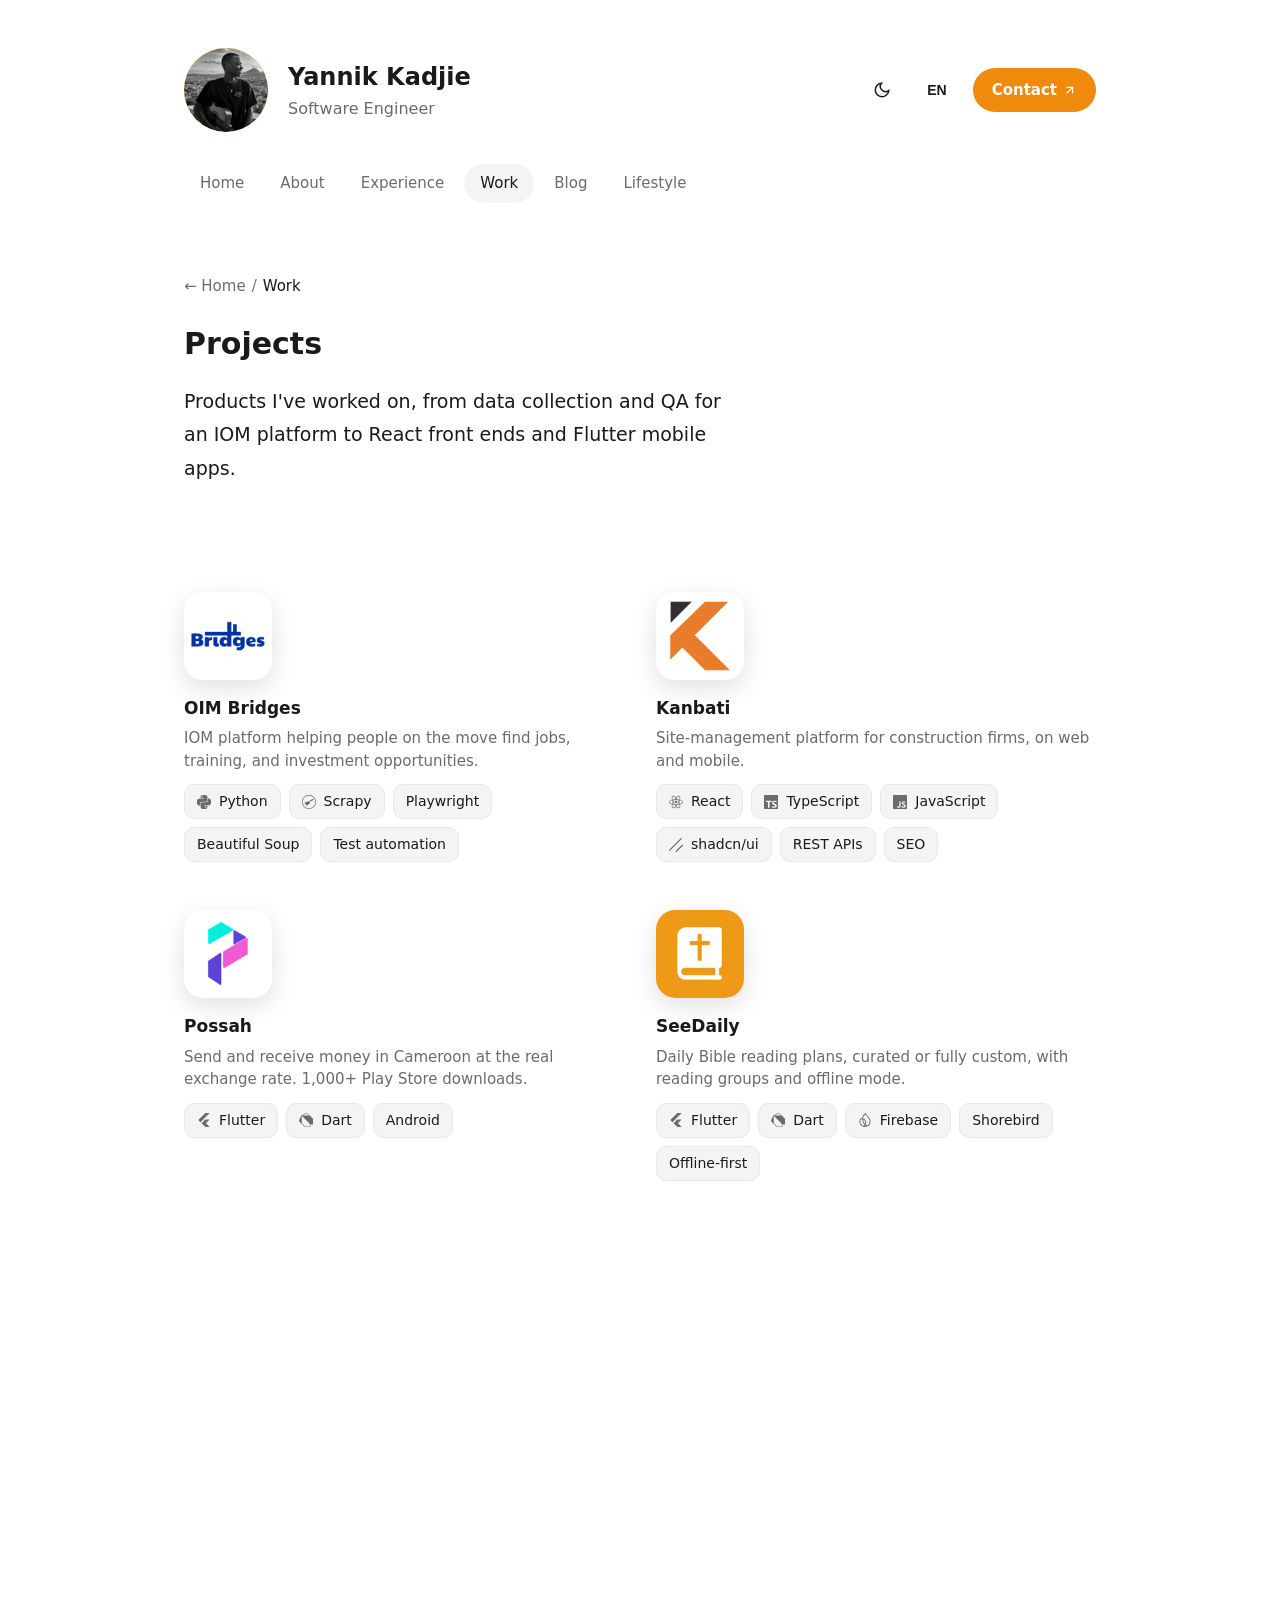
<file: projets.html>
<!doctype html>
<html lang="en">
<head>
<!-- Google tag (gtag.js) -->
<script async src="https://www.googletagmanager.com/gtag/js?id=G-TTZ9JST12G"></script>
<script>
  window.dataLayer = window.dataLayer || [];
  function gtag(){dataLayer.push(arguments);}
  gtag('js', new Date());

  gtag('config', 'G-TTZ9JST12G');
</script>
<meta charset="utf-8">
<script>
  // Apply the saved theme before first paint to avoid a flash of the
  // wrong theme (OS dark preference vs. the user's explicit choice).
  try {
    var t = localStorage.getItem("theme");
    if (t) document.documentElement.setAttribute("data-theme", t);
  } catch (e) {}
</script>
<meta name="viewport" content="width=device-width, initial-scale=1">
<title>Projects - Yannik Kadjie, Software Engineer in London, Ontario</title>
<meta name="description" content="Projects by Yannik Kadjie: OIM Bridges for the IOM, Kanbati, Possah and SeeDaily. Web scraping, QA, React front ends and Flutter mobile apps.">
<link rel="canonical" href="https://yannik-kadjie.vercel.app/projets.html">
<link rel="alternate" type="application/rss+xml" title="Yannik Kadjie's RSS feed" href="rss.xml">
<meta name="theme-color" content="#f08a0c">
<link rel="icon" type="image/svg+xml" href="assets/favicon.svg">
<link rel="icon" type="image/x-icon" href="assets/favicon.ico">
<link rel="apple-touch-icon" sizes="180x180" href="assets/apple-touch-icon.png">
<meta property="og:type" content="website">
<meta property="og:site_name" content="Yannik Kadjie">
<meta property="og:url" content="https://yannik-kadjie.vercel.app/projets.html">
<meta property="og:title" content="Projects - Yannik Kadjie, Software Engineer in London, Ontario">
<meta property="og:description" content="Projects by Yannik Kadjie: OIM Bridges for the IOM, Kanbati, Possah and SeeDaily. Web scraping, QA, React front ends and Flutter mobile apps.">
<meta property="og:image" content="https://yannik-kadjie.vercel.app/assets/og-image.jpg">
<meta name="twitter:card" content="summary_large_image">
<link rel="stylesheet" href="style.css">
<script type="application/ld+json">
{
  "@context": "https://schema.org",
  "@type": "CollectionPage",
  "name": "Projects - Yannik Kadjie, Software Engineer in London, Ontario",
  "url": "https://yannik-kadjie.vercel.app/projets.html",
  "description": "Projects by Yannik Kadjie: OIM Bridges for the IOM, Kanbati, Possah and SeeDaily. Web scraping, QA, React front ends and Flutter mobile apps.",
  "author": {
    "@type": "Person",
    "name": "Yannik Kadjie",
    "url": "https://yannik-kadjie.vercel.app/"
  },
  "mainEntity": {
    "@type": "ItemList",
    "itemListElement": [
      {
        "@type": "ListItem",
        "position": 1,
        "name": "OIM Bridges",
        "url": "https://yannik-kadjie.vercel.app/projet-oim-bridges.html"
      },
      {
        "@type": "ListItem",
        "position": 2,
        "name": "Kanbati",
        "url": "https://yannik-kadjie.vercel.app/projet-kanbati.html"
      },
      {
        "@type": "ListItem",
        "position": 3,
        "name": "Possah",
        "url": "https://yannik-kadjie.vercel.app/projet-possah.html"
      },
      {
        "@type": "ListItem",
        "position": 4,
        "name": "SeeDaily",
        "url": "https://yannik-kadjie.vercel.app/projet-seedaily.html"
      }
    ]
  }
}
</script>
<script type="application/ld+json">
{
  "@context": "https://schema.org",
  "@type": "BreadcrumbList",
  "itemListElement": [
    { "@type": "ListItem", "position": 1, "name": "Home", "item": "https://yannik-kadjie.vercel.app/" },
    { "@type": "ListItem", "position": 2, "name": "Work", "item": "https://yannik-kadjie.vercel.app/projets.html" }
  ]
}
</script>
</head>
<body>
<!-- Icon sprite (kept in sync with assets/icons.svg), inlined per page
     because a <use> referencing an external file is blocked under file://. -->
<svg style="display:none">
  <symbol id="icon-email" viewBox="0 0 24 24" fill="none" stroke="currentColor" stroke-width="2">
    <rect x="2" y="4" width="20" height="16" rx="2"/><path d="m22 6-10 7L2 6"/>
  </symbol>
  <symbol id="icon-linkedin" viewBox="0 0 24 24" fill="currentColor">
    <path d="M20.45 20.45h-3.56v-5.57c0-1.33-.02-3.03-1.85-3.03-1.85 0-2.14 1.44-2.14 2.94v5.66H9.34V9h3.42v1.56h.05c.48-.9 1.64-1.85 3.38-1.85 3.6 0 4.27 2.37 4.27 5.46v6.28ZM5.34 7.43a2.07 2.07 0 1 1 0-4.13 2.07 2.07 0 0 1 0 4.13ZM7.12 20.45H3.56V9h3.56v11.45Z"/>
  </symbol>
  <symbol id="icon-github" viewBox="0 0 24 24" fill="currentColor">
    <path d="M12 2C6.48 2 2 6.58 2 12.25c0 4.53 2.87 8.37 6.84 9.73.5.1.68-.22.68-.5 0-.24-.01-1.04-.01-1.89-2.78.62-3.37-1.22-3.37-1.22-.45-1.17-1.11-1.48-1.11-1.48-.9-.63.07-.62.07-.62 1 .07 1.53 1.06 1.53 1.06.89 1.56 2.34 1.11 2.91.85.09-.66.35-1.11.63-1.37-2.22-.26-4.56-1.14-4.56-5.07 0-1.12.39-2.03 1.03-2.75-.1-.26-.45-1.31.1-2.72 0 0 .84-.28 2.75 1.05a9.3 9.3 0 0 1 5 0c1.91-1.33 2.75-1.05 2.75-1.05.55 1.41.2 2.46.1 2.72.64.72 1.03 1.63 1.03 2.75 0 3.94-2.34 4.81-4.57 5.06.36.32.68.95.68 1.92 0 1.39-.01 2.51-.01 2.85 0 .28.18.6.69.5A10.26 10.26 0 0 0 22 12.25C22 6.58 17.52 2 12 2Z"/>
  </symbol>
  <symbol id="icon-rss" viewBox="0 0 24 24" fill="none" stroke="currentColor" stroke-width="2">
    <path d="M4 11a9 9 0 0 1 9 9"/><path d="M4 4a16 16 0 0 1 16 16"/><circle cx="5" cy="19" r="1" fill="currentColor" stroke="none"/>
  </symbol>
  <symbol id="icon-x" viewBox="0 0 24 24" fill="currentColor">
    <path d="M18.244 2.25h3.308l-7.227 8.26 8.502 11.24H16.17l-5.214-6.817L4.99 21.75H1.68l7.73-8.835L1.254 2.25H8.08l4.713 6.231zm-1.161 17.52h1.833L7.084 4.126H5.117z"/>
  </symbol>
  <!-- Tech logos from Simple Icons (CC0) -->
  <symbol id="si-dart" viewBox="0 0 24 24" fill="currentColor"><path d="M4.105 4.105S9.158 1.58 11.684.316a3.079 3.079 0 0 1 1.481-.315c.766.047 1.677.788 1.677.788L24 9.948v9.789h-4.263V24H9.789l-9-9C.303 14.5 0 13.795 0 13.105c0-.319.18-.818.316-1.105l3.789-7.895zm.679.679v11.787c.002.543.021 1.024.498 1.508L10.204 23h8.533v-4.263L4.784 4.784zm12.055-.678c-.899-.896-1.809-1.78-2.74-2.643-.302-.267-.567-.468-1.07-.462-.37.014-.87.195-.87.195L6.341 4.105l10.498.001z"/></symbol>
  <symbol id="si-firebase" viewBox="0 0 24 24" fill="currentColor"><path d="M19.455 8.369c-.538-.748-1.778-2.285-3.681-4.569-.826-.991-1.535-1.832-1.884-2.245a146 146 0 0 0-.488-.576l-.207-.245-.113-.133-.022-.032-.01-.005L12.57 0l-.609.488c-1.555 1.246-2.828 2.851-3.681 4.64-.523 1.064-.864 2.105-1.043 3.176-.047.241-.088.489-.121.738-.209-.017-.421-.028-.632-.033-.018-.001-.035-.002-.059-.003a7.46 7.46 0 0 0-2.28.274l-.317.089-.163.286c-.765 1.342-1.198 2.869-1.252 4.416-.07 2.01.477 3.954 1.583 5.625 1.082 1.633 2.61 2.882 4.42 3.611l.236.095.071.025.003-.001a9.59 9.59 0 0 0 2.941.568q.171.006.342.006c1.273 0 2.513-.249 3.69-.742l.008.004.313-.145a9.63 9.63 0 0 0 3.927-3.335c1.01-1.49 1.577-3.234 1.641-5.042.075-2.161-.643-4.304-2.133-6.371m-7.083 6.695c.328 1.244.264 2.44-.191 3.558-1.135-1.12-1.967-2.352-2.475-3.665-.543-1.404-.87-2.74-.974-3.975.48.157.922.366 1.315.622 1.132.737 1.914 1.902 2.325 3.461zm.207 6.022c.482.368.99.712 1.513 1.028-.771.21-1.565.302-2.369.273a8 8 0 0 1-.373-.022c.458-.394.869-.823 1.228-1.279zm1.347-6.431c-.516-1.957-1.527-3.437-3.002-4.398-.647-.421-1.385-.741-2.194-.95.011-.134.026-.268.043-.4.014-.113.03-.216.046-.313.133-.689.332-1.37.589-2.025.099-.25.206-.499.321-.74l.004-.008c.177-.358.376-.719.61-1.105l.092-.152-.003-.001c.544-.851 1.197-1.627 1.942-2.311l.288.341c.672.796 1.304 1.548 1.878 2.237 1.291 1.549 2.966 3.583 3.612 4.48 1.277 1.771 1.893 3.579 1.83 5.375-.049 1.395-.461 2.755-1.195 3.933-.694 1.116-1.661 2.05-2.8 2.708-.636-.318-1.559-.839-2.539-1.599.79-1.575.952-3.28.479-5.072zm-2.575 5.397c-.725.939-1.587 1.55-2.09 1.856-.081-.029-.163-.06-.243-.093l-.065-.026c-1.49-.616-2.747-1.656-3.635-3.01-.907-1.384-1.356-2.993-1.298-4.653.041-1.19.338-2.327.882-3.379.316-.07.638-.114.96-.131l.084-.002c.162-.003.324-.003.478 0 .227.011.454.035.677.07.073 1.513.445 3.145 1.105 4.852.637 1.644 1.694 3.162 3.144 4.515z"/></symbol>
  <symbol id="si-flutter" viewBox="0 0 24 24" fill="currentColor"><path d="M14.314 0L2.3 12 6 15.7 21.684.013h-7.357zm.014 11.072L7.857 17.53l6.47 6.47H21.7l-6.46-6.468 6.46-6.46h-7.37z"/></symbol>
  <!-- Tech logos from Simple Icons (CC0) -->
  <symbol id="si-python" viewBox="0 0 24 24" fill="currentColor"><path d="M14.25.18l.9.2.73.26.59.3.45.32.34.34.25.34.16.33.1.3.04.26.02.2-.01.13V8.5l-.05.63-.13.55-.21.46-.26.38-.3.31-.33.25-.35.19-.35.14-.33.1-.3.07-.26.04-.21.02H8.77l-.69.05-.59.14-.5.22-.41.27-.33.32-.27.35-.2.36-.15.37-.1.35-.07.32-.04.27-.02.21v3.06H3.17l-.21-.03-.28-.07-.32-.12-.35-.18-.36-.26-.36-.36-.35-.46-.32-.59-.28-.73-.21-.88-.14-1.05-.05-1.23.06-1.22.16-1.04.24-.87.32-.71.36-.57.4-.44.42-.33.42-.24.4-.16.36-.1.32-.05.24-.01h.16l.06.01h8.16v-.83H6.18l-.01-2.75-.02-.37.05-.34.11-.31.17-.28.25-.26.31-.23.38-.2.44-.18.51-.15.58-.12.64-.1.71-.06.77-.04.84-.02 1.27.05zm-6.3 1.98l-.23.33-.08.41.08.41.23.34.33.22.41.09.41-.09.33-.22.23-.34.08-.41-.08-.41-.23-.33-.33-.22-.41-.09-.41.09zm13.09 3.95l.28.06.32.12.35.18.36.27.36.35.35.47.32.59.28.73.21.88.14 1.04.05 1.23-.06 1.23-.16 1.04-.24.86-.32.71-.36.57-.4.45-.42.33-.42.24-.4.16-.36.09-.32.05-.24.02-.16-.01h-8.22v.82h5.84l.01 2.76.02.36-.05.34-.11.31-.17.29-.25.25-.31.24-.38.2-.44.17-.51.15-.58.13-.64.09-.71.07-.77.04-.84.01-1.27-.04-1.07-.14-.9-.2-.73-.25-.59-.3-.45-.33-.34-.34-.25-.34-.16-.33-.1-.3-.04-.25-.02-.2.01-.13v-5.34l.05-.64.13-.54.21-.46.26-.38.3-.32.33-.24.35-.2.35-.14.33-.1.3-.06.26-.04.21-.02.13-.01h5.84l.69-.05.59-.14.5-.21.41-.28.33-.32.27-.35.2-.36.15-.36.1-.35.07-.32.04-.28.02-.21V6.07h2.09l.14.01zm-6.47 14.25l-.23.33-.08.41.08.41.23.33.33.23.41.08.41-.08.33-.23.23-.33.08-.41-.08-.41-.23-.33-.33-.23-.41-.08-.41.08z"/></symbol>
  <symbol id="si-scrapy" viewBox="0 0 24 24" fill="currentColor"><path d="M12 0C5.373 0 0 5.373 0 12c0 6.628 5.373 12 12 12 6.628 0 12-5.372 12-12 0-6.627-5.372-12-12-12Zm0 1.113c6.003 0 10.887 4.884 10.887 10.887S18.003 22.887 12 22.887 1.113 18.003 1.113 12 5.997 1.113 12 1.113Zm7.03 5.201c-.536-.002-1.28.304-2.255 1.098-1.052.858-3.814 3.045-3.814 3.045l1.025 1.3c4.694-2.558 6.19-3.167 6.116-4.294-.042-.634-.384-1.146-1.073-1.149Zm-.507.752c.147 0 .266.106.266.239 0 .132-.119.238-.266.238-.146 0-.265-.106-.265-.238 0-.171.162-.239.265-.239zm-1.58 1.489c0 .131-.118.238-.265.238-.147 0-.264-.107-.264-.238 0-.128.11-.234.24-.24.13-.006.29.077.29.24zm-2.109 1.01c.147 0 .266.106.266.238s-.12.238-.266.238c-.146 0-.266-.106-.266-.238 0-.148.139-.239.266-.239zm-2.445.972c-1.502.225-5.807.992-8.01 2.672l3.574 5.387s4.706-2.932 5.863-6.244z"/></symbol>
  <!-- Tech logos from Simple Icons (CC0) -->
  <symbol id="si-javascript" viewBox="0 0 24 24" fill="currentColor"><path d="M0 0h24v24H0V0zm22.034 18.276c-.175-1.095-.888-2.015-3.003-2.873-.736-.345-1.554-.585-1.797-1.14-.091-.33-.105-.51-.046-.705.15-.646.915-.84 1.515-.66.39.12.75.42.976.9 1.034-.676 1.034-.676 1.755-1.125-.27-.42-.404-.601-.586-.78-.63-.705-1.469-1.065-2.834-1.034l-.705.089c-.676.165-1.32.525-1.71 1.005-1.14 1.291-.811 3.541.569 4.471 1.365 1.02 3.361 1.244 3.616 2.205.24 1.17-.87 1.545-1.966 1.41-.811-.18-1.26-.586-1.755-1.336l-1.83 1.051c.21.48.45.689.81 1.109 1.74 1.756 6.09 1.666 6.871-1.004.029-.09.24-.705.074-1.65l.046.067zm-8.983-7.245h-2.248c0 1.938-.009 3.864-.009 5.805 0 1.232.063 2.363-.138 2.711-.33.689-1.18.601-1.566.48-.396-.196-.597-.466-.83-.855-.063-.105-.11-.196-.127-.196l-1.825 1.125c.305.63.75 1.172 1.324 1.517.855.51 2.004.675 3.207.405.783-.226 1.458-.691 1.811-1.411.51-.93.402-2.07.397-3.346.012-2.054 0-4.109 0-6.179l.004-.056z"/></symbol>
  <symbol id="si-react" viewBox="0 0 24 24" fill="currentColor"><path d="M14.23 12.004a2.236 2.236 0 0 1-2.235 2.236 2.236 2.236 0 0 1-2.236-2.236 2.236 2.236 0 0 1 2.235-2.236 2.236 2.236 0 0 1 2.236 2.236zm2.648-10.69c-1.346 0-3.107.96-4.888 2.622-1.78-1.653-3.542-2.602-4.887-2.602-.41 0-.783.093-1.106.278-1.375.793-1.683 3.264-.973 6.365C1.98 8.917 0 10.42 0 12.004c0 1.59 1.99 3.097 5.043 4.03-.704 3.113-.39 5.588.988 6.38.32.187.69.275 1.102.275 1.345 0 3.107-.96 4.888-2.624 1.78 1.654 3.542 2.603 4.887 2.603.41 0 .783-.09 1.106-.275 1.374-.792 1.683-3.263.973-6.365C22.02 15.096 24 13.59 24 12.004c0-1.59-1.99-3.097-5.043-4.032.704-3.11.39-5.587-.988-6.38-.318-.184-.688-.277-1.092-.278zm-.005 1.09v.006c.225 0 .406.044.558.127.666.382.955 1.835.73 3.704-.054.46-.142.945-.25 1.44-.96-.236-2.006-.417-3.107-.534-.66-.905-1.345-1.727-2.035-2.447 1.592-1.48 3.087-2.292 4.105-2.295zm-9.77.02c1.012 0 2.514.808 4.11 2.28-.686.72-1.37 1.537-2.02 2.442-1.107.117-2.154.298-3.113.538-.112-.49-.195-.964-.254-1.42-.23-1.868.054-3.32.714-3.707.19-.09.4-.127.563-.132zm4.882 3.05c.455.468.91.992 1.36 1.564-.44-.02-.89-.034-1.345-.034-.46 0-.915.01-1.36.034.44-.572.895-1.096 1.345-1.565zM12 8.1c.74 0 1.477.034 2.202.093.406.582.802 1.203 1.183 1.86.372.64.71 1.29 1.018 1.946-.308.655-.646 1.31-1.013 1.95-.38.66-.773 1.288-1.18 1.87-.728.063-1.466.098-2.21.098-.74 0-1.477-.035-2.202-.093-.406-.582-.802-1.204-1.183-1.86-.372-.64-.71-1.29-1.018-1.946.303-.657.646-1.313 1.013-1.954.38-.66.773-1.286 1.18-1.868.728-.064 1.466-.098 2.21-.098zm-3.635.254c-.24.377-.48.763-.704 1.16-.225.39-.435.782-.635 1.174-.265-.656-.49-1.31-.676-1.947.64-.15 1.315-.283 2.015-.386zm7.26 0c.695.103 1.365.23 2.006.387-.18.632-.405 1.282-.66 1.933-.2-.39-.41-.783-.64-1.174-.225-.392-.465-.774-.705-1.146zm3.063.675c.484.15.944.317 1.375.498 1.732.74 2.852 1.708 2.852 2.476-.005.768-1.125 1.74-2.857 2.475-.42.18-.88.342-1.355.493-.28-.958-.646-1.956-1.1-2.98.45-1.017.81-2.01 1.085-2.964zm-13.395.004c.278.96.645 1.957 1.1 2.98-.45 1.017-.812 2.01-1.086 2.964-.484-.15-.944-.318-1.37-.5-1.732-.737-2.852-1.706-2.852-2.474 0-.768 1.12-1.742 2.852-2.476.42-.18.88-.342 1.356-.494zm11.678 4.28c.265.657.49 1.312.676 1.948-.64.157-1.316.29-2.016.39.24-.375.48-.762.705-1.158.225-.39.435-.788.636-1.18zm-9.945.02c.2.392.41.783.64 1.175.23.39.465.772.705 1.143-.695-.102-1.365-.23-2.006-.386.18-.63.406-1.282.66-1.933zM17.92 16.32c.112.493.2.968.254 1.423.23 1.868-.054 3.32-.714 3.708-.147.09-.338.128-.563.128-1.012 0-2.514-.807-4.11-2.28.686-.72 1.37-1.536 2.02-2.44 1.107-.118 2.154-.3 3.113-.54zm-11.83.01c.96.234 2.006.415 3.107.532.66.905 1.345 1.727 2.035 2.446-1.595 1.483-3.092 2.295-4.11 2.295-.22-.005-.406-.05-.553-.132-.666-.38-.955-1.834-.73-3.703.054-.46.142-.944.25-1.438zm4.56.64c.44.02.89.034 1.345.034.46 0 .915-.01 1.36-.034-.44.572-.895 1.095-1.345 1.565-.455-.47-.91-.993-1.36-1.565z"/></symbol>
  <symbol id="si-shadcnui" viewBox="0 0 24 24" fill="currentColor"><path d="M22.219 11.784 11.784 22.219c-.407.407-.407 1.068 0 1.476.407.407 1.068.407 1.476 0L23.695 13.26c.407-.408.407-1.069 0-1.476-.408-.407-1.069-.407-1.476 0ZM20.132.305.305 20.132c-.407.407-.407 1.068 0 1.476.408.407 1.069.407 1.476 0L21.608 1.781c.407-.407.407-1.068 0-1.476-.408-.407-1.069-.407-1.476 0Z"/></symbol>
  <symbol id="si-typescript" viewBox="0 0 24 24" fill="currentColor"><path d="M1.125 0C.502 0 0 .502 0 1.125v21.75C0 23.498.502 24 1.125 24h21.75c.623 0 1.125-.502 1.125-1.125V1.125C24 .502 23.498 0 22.875 0zm17.363 9.75c.612 0 1.154.037 1.627.111a6.38 6.38 0 0 1 1.306.34v2.458a3.95 3.95 0 0 0-.643-.361 5.093 5.093 0 0 0-.717-.26 5.453 5.453 0 0 0-1.426-.2c-.3 0-.573.028-.819.086a2.1 2.1 0 0 0-.623.242c-.17.104-.3.229-.393.374a.888.888 0 0 0-.14.49c0 .196.053.373.156.529.104.156.252.304.443.444s.423.276.696.41c.273.135.582.274.926.416.47.197.892.407 1.266.628.374.222.695.473.963.753.268.279.472.598.614.957.142.359.214.776.214 1.253 0 .657-.125 1.21-.373 1.656a3.033 3.033 0 0 1-1.012 1.085 4.38 4.38 0 0 1-1.487.596c-.566.12-1.163.18-1.79.18a9.916 9.916 0 0 1-1.84-.164 5.544 5.544 0 0 1-1.512-.493v-2.63a5.033 5.033 0 0 0 3.237 1.2c.333 0 .624-.03.872-.09.249-.06.456-.144.623-.25.166-.108.29-.234.373-.38a1.023 1.023 0 0 0-.074-1.089 2.12 2.12 0 0 0-.537-.5 5.597 5.597 0 0 0-.807-.444 27.72 27.72 0 0 0-1.007-.436c-.918-.383-1.602-.852-2.053-1.405-.45-.553-.676-1.222-.676-2.005 0-.614.123-1.141.369-1.582.246-.441.58-.804 1.004-1.089a4.494 4.494 0 0 1 1.47-.629 7.536 7.536 0 0 1 1.77-.201zm-15.113.188h9.563v2.166H9.506v9.646H6.789v-9.646H3.375z"/></symbol>
</svg>


<header class="site-header">
  <div class="wrap header-top">
    <button type="button" id="avatar-btn" class="avatar" aria-label="View photo">
      <img id="avatar-img" src="assets/avatar.jpg" alt="Yannik Kadjie" width="800" height="800">
    </button>
    <div class="titles">
      <p class="site-name">Yannik Kadjie</p>
      <p class="subtitle">Software Engineer</p>
    </div>
    <div class="header-actions">
      <button id="theme-toggle" class="icon-btn" aria-label="Toggle dark mode" title="Toggle dark mode">
        <svg class="icon-moon" viewBox="0 0 24 24" width="18" height="18" fill="none" stroke="currentColor" stroke-width="2"><path d="M21 12.79A9 9 0 1 1 11.21 3 7 7 0 0 0 21 12.79Z"/></svg>
        <svg class="icon-sun" viewBox="0 0 24 24" width="18" height="18" fill="none" stroke="currentColor" stroke-width="2"><circle cx="12" cy="12" r="4"/><path d="M12 2v2M12 20v2M4.93 4.93l1.41 1.41M17.66 17.66l1.41 1.41M2 12h2M20 12h2M6.34 17.66l-1.41 1.41M19.07 4.93l-1.41 1.41"/></svg>
      </button>
      <button type="button" class="lang-btn" title="French version coming soon" aria-disabled="true">EN</button>
      <a class="btn btn-primary desktop-only" href="mailto:yannik.kadjie@gmail.com">Contact<span class="btn-icon"><svg viewBox="0 0 32 32" width="14" height="14" fill="currentColor"><path d="M7.483 22.524 9.37 24.41l11.314-11.313v10.37h2.677V8.533H8.426v2.677h10.37L7.483 22.524Z"/></svg></span></a>
      <button id="menu-toggle" class="menu-toggle mobile-only" aria-label="Open menu" aria-expanded="false" aria-controls="nav-overlay">
        <span class="burger-line"></span>
        <span class="burger-line"></span>
        <span class="burger-line"></span>
      </button>
    </div>
  </div>

  <nav class="wrap main-nav desktop-only">
    <a href="index.html">Home</a>
    <a href="apropos.html">About</a>
    <a href="experience.html">Experience</a>
    <a href="projets.html" class="active">Work</a>
    <a href="blog.html">Blog</a>
    <a href="lifestyle.html">Lifestyle</a>
  </nav>
</header>

<div class="nav-overlay" id="nav-overlay">
  <nav class="overlay-nav">
    <a href="index.html">Home</a>
    <a href="apropos.html">About</a>
    <a href="experience.html">Experience</a>
    <a href="projets.html" class="active">Work</a>
    <a href="blog.html">Blog</a>
    <a href="lifestyle.html">Lifestyle</a>
  </nav>
  <div class="overlay-lang" title="French version coming soon" aria-disabled="true">EN</div>
  <a class="btn btn-primary overlay-contact" href="mailto:yannik.kadjie@gmail.com">Contact<span class="btn-icon"><svg viewBox="0 0 32 32" width="14" height="14" fill="currentColor"><path d="M7.483 22.524 9.37 24.41l11.314-11.313v10.37h2.677V8.533H8.426v2.677h10.37L7.483 22.524Z"/></svg></span></a>
</div>

<div class="lightbox" id="lightbox">
  <button type="button" class="lightbox-close" id="lightbox-close" aria-label="Close photo">
    <svg viewBox="0 0 24 24" width="22" height="22" fill="none" stroke="currentColor" stroke-width="2"><path d="M6 6l12 12M18 6 6 18"/></svg>
  </button>
</div>

<main>

  <section class="wrap hero">
    <nav class="breadcrumb" aria-label="Breadcrumb">
      <ol>
        <li><a href="index.html">← Home</a></li>
        <li aria-current="page">Work</li>
      </ol>
    </nav>
    <h1>Projects</h1>
    <p class="lede">Products I've worked on, from data collection and QA for an IOM platform to React front ends and Flutter mobile apps.</p>
  </section>

  <section class="wrap section">
    <div class="work-grid work-grid-2">
      <a class="work-card" href="projet-oim-bridges.html">
        <div class="work-visual"><span class="work-logo" aria-hidden="true">OB<img src="assets/projects/oim-bridges.png" alt="" onerror="this.remove()"></span></div>
        <h4>OIM Bridges</h4>
        <p>IOM platform helping people on the move find jobs, training, and investment opportunities.</p>
        <ul class="chips chips-sm">
          <li style="--brand:#3776ab"><svg width="16" height="16" aria-hidden="true"><use href="#si-python"></use></svg>Python</li>
          <li style="--brand:#60a839"><svg width="16" height="16" aria-hidden="true"><use href="#si-scrapy"></use></svg>Scrapy</li>
          <li>Playwright</li>
          <li>Beautiful Soup</li>
          <li>Test automation</li>
        </ul>
      </a>
      <a class="work-card" href="projet-kanbati.html">
        <div class="work-visual"><span class="work-logo" aria-hidden="true">KA<img src="assets/projects/kanbati.png" alt="" onerror="this.remove()"></span></div>
        <h4>Kanbati</h4>
        <p>Site-management platform for construction firms, on web and mobile.</p>
        <ul class="chips chips-sm">
          <li style="--brand:#2ecefa"><svg width="16" height="16" aria-hidden="true"><use href="#si-react"></use></svg>React</li>
          <li style="--brand:#3178c6"><svg width="16" height="16" aria-hidden="true"><use href="#si-typescript"></use></svg>TypeScript</li>
          <li style="--brand:#f7df1e"><svg width="16" height="16" aria-hidden="true"><use href="#si-javascript"></use></svg>JavaScript</li>
          <li style="--brand:var(--text)"><svg width="16" height="16" aria-hidden="true"><use href="#si-shadcnui"></use></svg>shadcn/ui</li>
          <li>REST APIs</li>
          <li>SEO</li>
        </ul>
      </a>
      <a class="work-card" href="projet-possah.html">
        <div class="work-visual"><span class="work-logo" aria-hidden="true">PO<img src="assets/projects/possah.png" alt="" onerror="this.remove()"></span></div>
        <h4>Possah</h4>
        <p>Send and receive money in Cameroon at the real exchange rate. 1,000+ Play Store downloads.</p>
        <ul class="chips chips-sm">
          <li style="--brand:#0375d3"><svg width="16" height="16" aria-hidden="true"><use href="#si-flutter"></use></svg>Flutter</li>
          <li style="--brand:#0181d5"><svg width="16" height="16" aria-hidden="true"><use href="#si-dart"></use></svg>Dart</li>
          <li>Android</li>
        </ul>
      </a>
      <a class="work-card" href="projet-seedaily.html">
        <div class="work-visual"><span class="work-logo" aria-hidden="true">SD<img src="assets/projects/seedaily.png" alt="" onerror="this.remove()"></span></div>
        <h4>SeeDaily</h4>
        <p>Daily Bible reading plans, curated or fully custom, with reading groups and offline mode.</p>
        <ul class="chips chips-sm">
          <li style="--brand:#0375d3"><svg width="16" height="16" aria-hidden="true"><use href="#si-flutter"></use></svg>Flutter</li>
          <li style="--brand:#0181d5"><svg width="16" height="16" aria-hidden="true"><use href="#si-dart"></use></svg>Dart</li>
          <li style="--brand:#dd2c00"><svg width="16" height="16" aria-hidden="true"><use href="#si-firebase"></use></svg>Firebase</li>
          <li>Shorebird</li>
          <li>Offline-first</li>
        </ul>
      </a>
    </div>
  </section>


</main>

<footer class="site-footer">
  <div class="wrap footer-inner">
    <div class="footer-col">
      <h4>Pages</h4>
      <a href="index.html">Home</a>
      <a href="apropos.html">About</a>
      <a href="experience.html">Experience</a>
      <a href="projets.html">Work</a>
      <a href="blog.html">Blog</a>
      <a href="lifestyle.html">Lifestyle</a>
    </div>
  </div>
  <div class="wrap footer-bottom">
    <p>© <span id="year"></span> Yannik Kadjie.</p>
    <div class="social-links" id="footer-social">
      <a href="mailto:yannik.kadjie@gmail.com" aria-label="Email" title="Email">
        <svg width="20" height="20"><use href="#icon-email"></use></svg>
      </a>
      <a href="https://linkedin.com/in/yannik-kadjie" target="_blank" rel="noopener" aria-label="LinkedIn" title="LinkedIn">
        <svg width="20" height="20"><use href="#icon-linkedin"></use></svg>
      </a>
      <a href="https://github.com/main-c" target="_blank" rel="noopener" aria-label="GitHub" title="GitHub">
        <svg width="20" height="20"><use href="#icon-github"></use></svg>
      </a>
      <a href="https://x.com/yannikKadjie" target="_blank" rel="noopener" aria-label="X (Twitter)" title="X (Twitter)">
        <svg width="20" height="20"><use href="#icon-x"></use></svg>
      </a>
      <a href="rss.xml" aria-label="RSS feed" title="RSS feed">
        <svg width="20" height="20"><use href="#icon-rss"></use></svg>
      </a>
    </div>
  </div>
</footer>

<script src="script.js" defer></script>
</body>
</html>
</file>
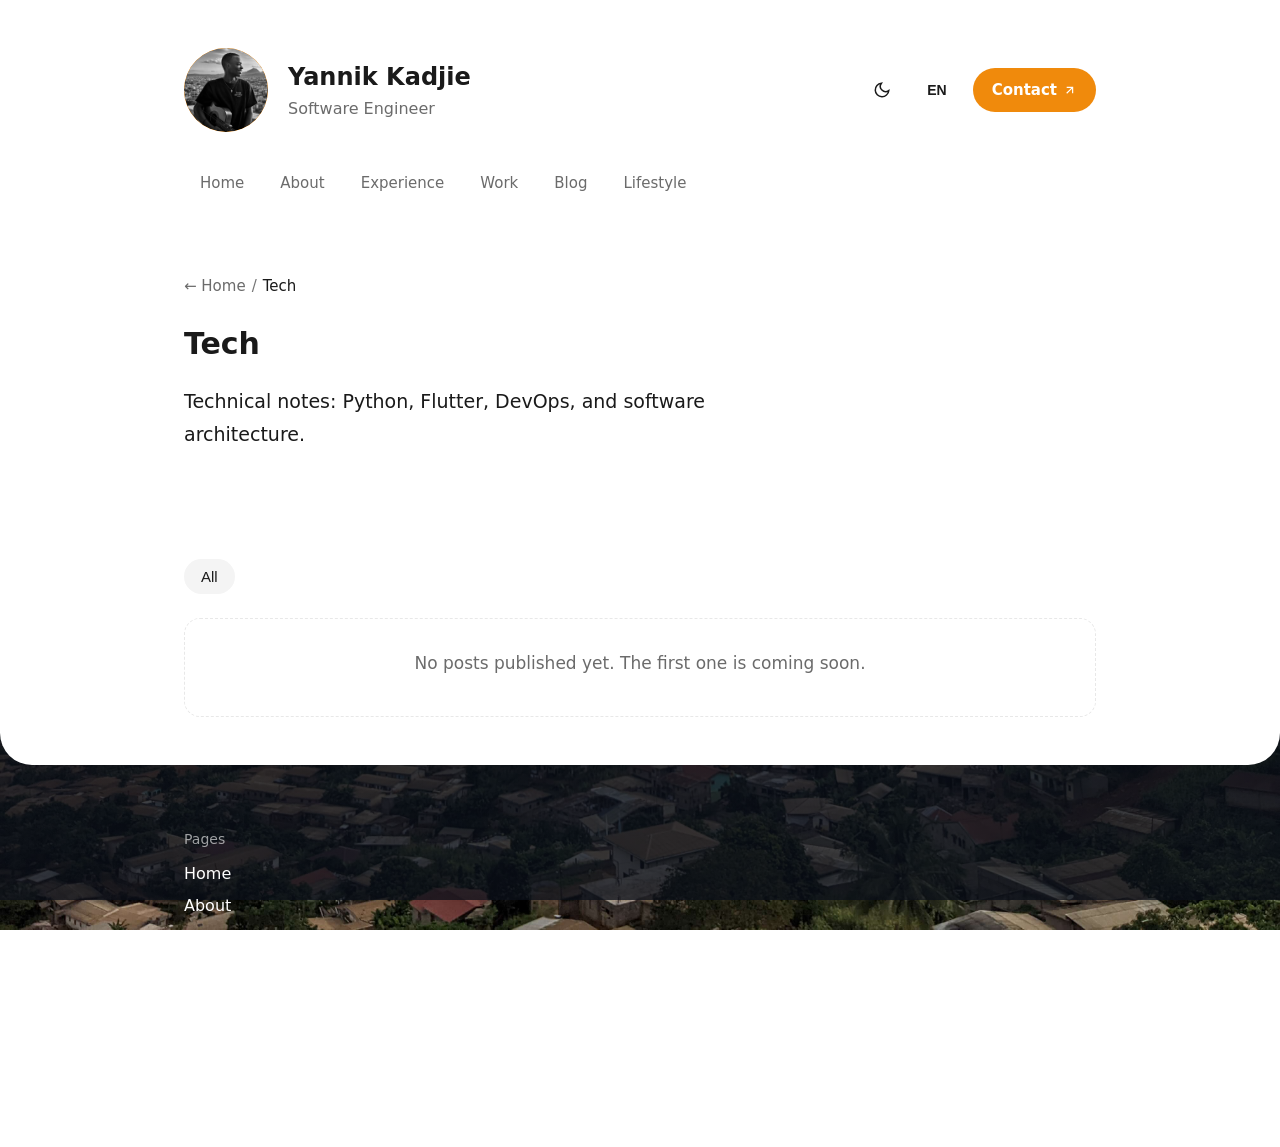
<file: tech.html>
<!doctype html>
<html lang="en">
<head>
<!-- Google tag (gtag.js) -->
<script async src="https://www.googletagmanager.com/gtag/js?id=G-TTZ9JST12G"></script>
<script>
  window.dataLayer = window.dataLayer || [];
  function gtag(){dataLayer.push(arguments);}
  gtag('js', new Date());

  gtag('config', 'G-TTZ9JST12G');
</script>
<meta charset="utf-8">
<script>
  // Apply the saved theme before first paint to avoid a flash of the
  // wrong theme (OS dark preference vs. the user's explicit choice).
  try {
    var t = localStorage.getItem("theme");
    if (t) document.documentElement.setAttribute("data-theme", t);
  } catch (e) {}
</script>
<meta name="viewport" content="width=device-width, initial-scale=1">
<title>Tech - Yannik Kadjie, Software Engineer</title>
<meta name="description" content="Technical notes by Yannik Kadjie: Python, Flutter, DevOps, and software architecture.">
<link rel="canonical" href="https://yannik-kadjie.vercel.app/tech.html">
<link rel="alternate" type="application/rss+xml" title="Yannik Kadjie's RSS feed" href="rss.xml">
<meta name="theme-color" content="#f08a0c">
<link rel="icon" type="image/svg+xml" href="assets/favicon.svg">
<link rel="icon" type="image/x-icon" href="assets/favicon.ico">
<link rel="apple-touch-icon" sizes="180x180" href="assets/apple-touch-icon.png">
<!-- noindex until the first post is published: remove this line and add the page back to sitemap.xml -->
<meta name="robots" content="noindex, follow">
<meta property="og:type" content="website">
<meta property="og:site_name" content="Yannik Kadjie">
<meta property="og:locale" content="en_US">
<meta property="og:url" content="https://yannik-kadjie.vercel.app/tech.html">
<meta property="og:title" content="Tech - Yannik Kadjie, Software Engineer">
<meta property="og:description" content="Technical notes by Yannik Kadjie: Python, Flutter, DevOps, and software architecture.">
<meta property="og:image" content="https://yannik-kadjie.vercel.app/assets/og-image.jpg">
<meta property="og:image:width" content="1200">
<meta property="og:image:height" content="630">
<meta name="twitter:card" content="summary_large_image">
<meta name="twitter:title" content="Tech - Yannik Kadjie, Software Engineer">
<meta name="twitter:description" content="Technical notes by Yannik Kadjie: Python, Flutter, DevOps, and software architecture.">
<meta name="twitter:image" content="https://yannik-kadjie.vercel.app/assets/og-image.jpg">
<link rel="stylesheet" href="style.css">
<script type="application/ld+json">
{
  "@context": "https://schema.org",
  "@type": "BreadcrumbList",
  "itemListElement": [
    { "@type": "ListItem", "position": 1, "name": "Home", "item": "https://yannik-kadjie.vercel.app/" },
    { "@type": "ListItem", "position": 2, "name": "Tech", "item": "https://yannik-kadjie.vercel.app/tech.html" }
  ]
}
</script>
</head>
<body>
<!-- Icon sprite (kept in sync with assets/icons.svg), inlined per page
     because a <use> referencing an external file is blocked under file://. -->
<svg style="display:none">
  <symbol id="icon-email" viewBox="0 0 24 24" fill="none" stroke="currentColor" stroke-width="2">
    <rect x="2" y="4" width="20" height="16" rx="2"/><path d="m22 6-10 7L2 6"/>
  </symbol>
  <symbol id="icon-linkedin" viewBox="0 0 24 24" fill="currentColor">
    <path d="M20.45 20.45h-3.56v-5.57c0-1.33-.02-3.03-1.85-3.03-1.85 0-2.14 1.44-2.14 2.94v5.66H9.34V9h3.42v1.56h.05c.48-.9 1.64-1.85 3.38-1.85 3.6 0 4.27 2.37 4.27 5.46v6.28ZM5.34 7.43a2.07 2.07 0 1 1 0-4.13 2.07 2.07 0 0 1 0 4.13ZM7.12 20.45H3.56V9h3.56v11.45Z"/>
  </symbol>
  <symbol id="icon-github" viewBox="0 0 24 24" fill="currentColor">
    <path d="M12 2C6.48 2 2 6.58 2 12.25c0 4.53 2.87 8.37 6.84 9.73.5.1.68-.22.68-.5 0-.24-.01-1.04-.01-1.89-2.78.62-3.37-1.22-3.37-1.22-.45-1.17-1.11-1.48-1.11-1.48-.9-.63.07-.62.07-.62 1 .07 1.53 1.06 1.53 1.06.89 1.56 2.34 1.11 2.91.85.09-.66.35-1.11.63-1.37-2.22-.26-4.56-1.14-4.56-5.07 0-1.12.39-2.03 1.03-2.75-.1-.26-.45-1.31.1-2.72 0 0 .84-.28 2.75 1.05a9.3 9.3 0 0 1 5 0c1.91-1.33 2.75-1.05 2.75-1.05.55 1.41.2 2.46.1 2.72.64.72 1.03 1.63 1.03 2.75 0 3.94-2.34 4.81-4.57 5.06.36.32.68.95.68 1.92 0 1.39-.01 2.51-.01 2.85 0 .28.18.6.69.5A10.26 10.26 0 0 0 22 12.25C22 6.58 17.52 2 12 2Z"/>
  </symbol>
  <symbol id="icon-rss" viewBox="0 0 24 24" fill="none" stroke="currentColor" stroke-width="2">
    <path d="M4 11a9 9 0 0 1 9 9"/><path d="M4 4a16 16 0 0 1 16 16"/><circle cx="5" cy="19" r="1" fill="currentColor" stroke="none"/>
  </symbol>
  <symbol id="icon-x" viewBox="0 0 24 24" fill="currentColor">
    <path d="M18.244 2.25h3.308l-7.227 8.26 8.502 11.24H16.17l-5.214-6.817L4.99 21.75H1.68l7.73-8.835L1.254 2.25H8.08l4.713 6.231zm-1.161 17.52h1.833L7.084 4.126H5.117z"/>
  </symbol>
</svg>


<header class="site-header">
  <div class="wrap header-top">
    <button type="button" id="avatar-btn" class="avatar" aria-label="View photo">
      <img id="avatar-img" src="assets/avatar.jpg" alt="Yannik Kadjie" width="800" height="800">
    </button>
    <div class="titles">
      <p class="site-name">Yannik Kadjie</p>
      <p class="subtitle">Software Engineer</p>
    </div>
    <div class="header-actions">
      <button id="theme-toggle" class="icon-btn" aria-label="Toggle dark mode" title="Toggle dark mode">
        <svg class="icon-moon" viewBox="0 0 24 24" width="18" height="18" fill="none" stroke="currentColor" stroke-width="2"><path d="M21 12.79A9 9 0 1 1 11.21 3 7 7 0 0 0 21 12.79Z"/></svg>
        <svg class="icon-sun" viewBox="0 0 24 24" width="18" height="18" fill="none" stroke="currentColor" stroke-width="2"><circle cx="12" cy="12" r="4"/><path d="M12 2v2M12 20v2M4.93 4.93l1.41 1.41M17.66 17.66l1.41 1.41M2 12h2M20 12h2M6.34 17.66l-1.41 1.41M19.07 4.93l-1.41 1.41"/></svg>
      </button>
      <button type="button" class="lang-btn" title="French version coming soon" aria-disabled="true">EN</button>
      <a class="btn btn-primary desktop-only" href="mailto:yannik.kadjie@gmail.com">Contact<span class="btn-icon"><svg viewBox="0 0 32 32" width="14" height="14" fill="currentColor"><path d="M7.483 22.524 9.37 24.41l11.314-11.313v10.37h2.677V8.533H8.426v2.677h10.37L7.483 22.524Z"/></svg></span></a>
      <button id="menu-toggle" class="menu-toggle mobile-only" aria-label="Open menu" aria-expanded="false" aria-controls="nav-overlay">
        <span class="burger-line"></span>
        <span class="burger-line"></span>
        <span class="burger-line"></span>
      </button>
    </div>
  </div>

  <nav class="wrap main-nav desktop-only">
    <a href="index.html">Home</a>
    <a href="apropos.html">About</a>
    <a href="experience.html">Experience</a>
    <a href="projets.html">Work</a>
    <a href="blog.html">Blog</a>
    <a href="lifestyle.html">Lifestyle</a>
  </nav>
</header>

<div class="nav-overlay" id="nav-overlay">
  <nav class="overlay-nav">
    <a href="index.html">Home</a>
    <a href="apropos.html">About</a>
    <a href="experience.html">Experience</a>
    <a href="projets.html">Work</a>
    <a href="blog.html">Blog</a>
    <a href="lifestyle.html">Lifestyle</a>
  </nav>
  <div class="overlay-lang" title="French version coming soon" aria-disabled="true">EN</div>
  <a class="btn btn-primary overlay-contact" href="mailto:yannik.kadjie@gmail.com">Contact<span class="btn-icon"><svg viewBox="0 0 32 32" width="14" height="14" fill="currentColor"><path d="M7.483 22.524 9.37 24.41l11.314-11.313v10.37h2.677V8.533H8.426v2.677h10.37L7.483 22.524Z"/></svg></span></a>
</div>

<div class="lightbox" id="lightbox">
  <button type="button" class="lightbox-close" id="lightbox-close" aria-label="Close photo">
    <svg viewBox="0 0 24 24" width="22" height="22" fill="none" stroke="currentColor" stroke-width="2"><path d="M6 6l12 12M18 6 6 18"/></svg>
  </button>
</div>

<main>

  <section class="wrap hero">
    <nav class="breadcrumb" aria-label="Breadcrumb">
      <ol>
        <li><a href="index.html">← Home</a></li>
        <li aria-current="page">Tech</li>
      </ol>
    </nav>
    <h1>Tech</h1>
    <p class="lede">Technical notes: Python, Flutter, DevOps, and software architecture.</p>
  </section>

  <section class="wrap section">
    <div class="filter-chips">
      <button type="button" class="chip active">All</button>
    </div>
    <div class="empty-state">
      <p>No posts published yet. The first one is coming soon.</p>
    </div>
  </section>

</main>

<footer class="site-footer">
  <div class="wrap footer-inner">
    <div class="footer-col">
      <h4>Pages</h4>
      <a href="index.html">Home</a>
      <a href="apropos.html">About</a>
      <a href="experience.html">Experience</a>
      <a href="projets.html">Work</a>
      <a href="blog.html">Blog</a>
      <a href="lifestyle.html">Lifestyle</a>
    </div>
  </div>
  <div class="wrap footer-bottom">
    <p>© <span id="year"></span> Yannik Kadjie.</p>
    <div class="social-links" id="footer-social">
      <a href="mailto:yannik.kadjie@gmail.com" aria-label="Email" title="Email">
        <svg width="20" height="20"><use href="#icon-email"></use></svg>
      </a>
      <a href="https://linkedin.com/in/yannik-kadjie" target="_blank" rel="noopener" aria-label="LinkedIn" title="LinkedIn">
        <svg width="20" height="20"><use href="#icon-linkedin"></use></svg>
      </a>
      <a href="https://github.com/main-c" target="_blank" rel="noopener" aria-label="GitHub" title="GitHub">
        <svg width="20" height="20"><use href="#icon-github"></use></svg>
      </a>
      <a href="https://x.com/yannikKadjie" target="_blank" rel="noopener" aria-label="X (Twitter)" title="X (Twitter)">
        <svg width="20" height="20"><use href="#icon-x"></use></svg>
      </a>
      <a href="rss.xml" aria-label="RSS feed" title="RSS feed">
        <svg width="20" height="20"><use href="#icon-rss"></use></svg>
      </a>
    </div>
  </div>
</footer>

<script src="script.js" defer></script>
</body>
</html>
</file>
<file: style.css>
:root {
  --bg: #ffffff;
  --text: #1a1a1a;
  --muted: #6b6b6b;
  --border: #e8e8e8;
  --surface: #f4f4f4;
  --accent: #f08a0c;
  --accent-text: #ffffff;
  --overlay-bg: rgba(255, 255, 255, 0.9);
}

@media (prefers-color-scheme: dark) {
  :root:not([data-theme="light"]) {
    --bg: #14141a;
    --text: #f0f0f0;
    --muted: #a0a0a8;
    --border: #2a2a32;
    --surface: #1e1e26;
    --overlay-bg: rgba(20, 20, 26, 0.92);
  }
}

:root[data-theme="dark"] {
  --bg: #14141a;
  --text: #f0f0f0;
  --muted: #a0a0a8;
  --border: #2a2a32;
  --surface: #1e1e26;
  --overlay-bg: rgba(20, 20, 26, 0.92);
}

* { box-sizing: border-box; -webkit-tap-highlight-color: transparent; }

html {
  /* Safety net for the full-bleed 100vw tricks (.gallery-scroller): some
     browsers don't exclude the scrollbar's own width from 100vw, which
     can leave a few pixels of real horizontal overflow. Clipping it here
     is harmless (the bled content is purely decorative at the edge) and
     is far more reliable than chasing exact vw math across browsers. */
  overflow-x: hidden;
}
body {
  margin: 0;
  background: var(--bg);
  color: var(--text);
  font-family: system-ui, -apple-system, "Segoe UI", Roboto, sans-serif;
  font-size: 17px;
  line-height: 1.5;
}

.wrap {
  max-width: 960px;
  margin: 0 auto;
  padding: 0 24px;
}

a { color: inherit; }

/* Header */
.site-header { padding-top: 48px; }

.header-top {
  display: flex;
  align-items: center;
  gap: 20px;
}

.avatar {
  position: relative;
  overflow: hidden;
  width: 84px;
  height: 84px;
  border-radius: 50%;
  background: var(--accent);
  color: var(--accent-text);
  display: flex;
  align-items: center;
  justify-content: center;
  font-weight: 600;
  font-size: 24px;
  flex-shrink: 0;
  border: none;
  padding: 0;
  cursor: pointer;
}
.avatar img {
  position: absolute;
  inset: 0;
  width: 100%;
  height: 100%;
  object-fit: cover;
  border-radius: 50%;
  cursor: zoom-in;
}

.titles { flex: 1; }
.titles .site-name { margin: 0; font-size: 24px; font-weight: 700; }
.subtitle { margin: 2px 0 0; color: var(--muted); font-size: 16px; }

.header-actions { display: flex; align-items: center; gap: 12px; }

.icon-btn {
  width: 38px;
  height: 38px;
  border-radius: 50%;
  border: none;
  background: transparent;
  color: var(--text);
  display: flex;
  align-items: center;
  justify-content: center;
  cursor: pointer;
}

/* Theme toggle: show the moon in light mode (click to go dark), the sun in
   dark mode (click to go light). Mirrors the same rules used for the color
   variables, so it always matches what's actually on screen. */
.icon-sun { display: none; }
@media (prefers-color-scheme: dark) {
  :root:not([data-theme="light"]) .icon-moon { display: none; }
  :root:not([data-theme="light"]) .icon-sun { display: block; }
}
:root[data-theme="dark"] .icon-moon { display: none; }
:root[data-theme="dark"] .icon-sun { display: block; }
@media (hover: hover) {
  .icon-btn:hover { background: var(--surface); }
}

.btn {
  display: inline-flex;
  align-items: center;
  gap: 6px;
  padding: 10px 18px;
  border-radius: 999px;
  text-decoration: none;
  font-weight: 600;
  font-size: 15px;
  border: 1px solid transparent;
  cursor: pointer;
}
.btn-primary { background: var(--accent); color: var(--accent-text); }
.btn-icon { display: inline-flex; align-items: center; }
.btn-outline { border-color: var(--border); color: var(--text); }
@media (hover: hover) {
  .btn-primary:hover { opacity: 0.9; }
  .btn-outline:hover { background: var(--surface); }
}

.main-nav {
  display: flex;
  gap: 4px;
  margin-top: 32px;
  padding-bottom: 16px;
  flex-wrap: wrap;
}
.main-nav a {
  padding: 8px 16px;
  border-radius: 999px;
  text-decoration: none;
  color: var(--muted);
  font-size: 15px;
  font-weight: 500;
}
.main-nav a:hover { color: var(--text); }
.main-nav a.active { background: var(--surface); color: var(--text); }

/* Hero */
.hero { padding: 56px 24px 40px; }
.hero h1 { font-size: 30px; margin: 0 0 16px; }
.hero .lede { font-size: 19px; color: var(--text); max-width: 560px; }
.hero p { max-width: 560px; color: var(--text); font-size: 18px; line-height: 1.75; }
.hero-actions { display: flex; gap: 12px; margin-top: 24px; }

/* Home hero: the header only keeps its actions, the hero introduces the person */
.site-header--home .header-actions { margin-left: auto; }
.hero-avatar { width: 96px; height: 96px; margin-bottom: 24px; }
.hero-home h1 { font-size: 34px; line-height: 1.2; margin: 0 0 16px; }
.hero-home .lede a, .about-text p a {
  font-weight: 600;
  text-decoration: underline;
  text-decoration-color: var(--accent);
  text-underline-offset: 4px;
}
.hero-home .lede a:hover, .about-text p a:hover { color: var(--accent); }
.hero-home .about-social { justify-content: center; margin-top: 28px; }

/* Sections */
.section { padding: 48px 24px; }
.section-head {
  display: flex;
  align-items: baseline;
  justify-content: space-between;
  margin-bottom: 28px;
}
.section-head h3 { margin: 0; font-size: 22px; }

/* Skills */
.skill-group { margin-bottom: 28px; }
.skill-group:last-child { margin-bottom: 0; }
.skill-group h4 {
  margin: 0 0 12px;
  font-size: 13px;
  font-weight: 600;
  letter-spacing: 0.08em;
  text-transform: uppercase;
  color: var(--muted);
}

/* Work grid */
.work-grid {
  display: grid;
  grid-template-columns: repeat(3, 1fr);
  gap: 48px 32px;
}
.work-card { display: block; text-decoration: none; color: inherit; }
.work-grid-2 { grid-template-columns: repeat(2, 1fr); }
.work-visual { display: flex; margin-bottom: 16px; }
.work-logo {
  position: relative;
  overflow: hidden;
  width: 88px;
  aspect-ratio: 1 / 1;
  border-radius: 22%;
  background: var(--bg);
  display: flex;
  align-items: center;
  justify-content: center;
  color: var(--muted);
  font-weight: 700;
  font-size: 28px;
  box-shadow: 0 8px 24px rgba(0, 0, 0, 0.12);
  transition: transform .3s;
}
.work-logo img { position: absolute; inset: 0; width: 100%; height: 100%; object-fit: cover; }
.work-card h4 { margin: 0 0 6px; font-size: 17px; transition: color .2s; }
.work-card .chips { margin-top: 12px; }
.chips-sm li { padding: 4px 10px; font-size: 13px; }
.chips-sm svg { width: 14px; height: 14px; }
@media (hover: hover) {
  .work-card:hover .work-logo { transform: scale(1.05); }
  .work-card:hover h4 { color: var(--accent); }
}

/* Project detail */
.breadcrumb { margin-bottom: 24px; }
.breadcrumb ol {
  display: flex;
  flex-wrap: wrap;
  gap: 6px;
  margin: 0;
  padding: 0;
  list-style: none;
  font-size: 15px;
  color: var(--muted);
}
.breadcrumb li + li::before { content: "/"; margin-right: 6px; opacity: 0.6; }
.breadcrumb a { color: var(--muted); text-decoration: none; }
.breadcrumb a:hover { color: var(--accent); }
.breadcrumb li[aria-current="page"] { color: var(--text); }
.project-head { display: flex; align-items: center; gap: 24px; margin-bottom: 32px; }
.project-head h1 { margin: 0 !important; }
.project-head .lede { margin: 6px 0 0; color: var(--muted); }
.project-head .hero-actions { margin-top: 16px; flex-wrap: wrap; }
.project-logo { width: 96px; flex-shrink: 0; font-size: 30px; border: 1px solid var(--border); }
.project-facts {
  display: flex;
  flex-wrap: wrap;
  column-gap: 32px;
  row-gap: 8px;
  margin: 0;
  padding: 20px 0;
  border-top: 1px solid var(--border);
  border-bottom: 1px solid var(--border);
}
.project-facts div { display: flex; gap: 6px; align-items: baseline; }
.project-facts dt { font-size: 15px; font-weight: 600; color: var(--muted); }
.project-facts dt::after { content: ":"; }
.project-facts dd { margin: 0; font-weight: 500; color: var(--text); }
.project-body { padding-top: 0; }
.project-block { max-width: 680px; margin-bottom: 36px; }
.project-block:last-child { margin-bottom: 0; }
.project-block h3 {
  margin: 0 0 12px;
  font-size: 13px;
  font-weight: 600;
  letter-spacing: 0.08em;
  text-transform: uppercase;
  color: var(--accent);
}
.project-block p, .project-block ul { margin: 0; font-size: 17px; line-height: 1.75; }
.project-block ul:not(.chips) { padding-left: 20px; }
.project-block h4 { margin: 20px 0 8px; font-size: 17px; }
.project-block h3 + h4 { margin-top: 0; }
.work-card p { margin: 0; color: var(--muted); font-size: 15px; }

/* List (experience) */
.list { list-style: none; margin: 0; padding: 0; }
.list li { border-bottom: 1px solid var(--border); }
.list li:last-child { border-bottom: none; }
.list-main {
  display: flex;
  align-items: center;
  gap: 16px;
  padding: 16px 0;
}

/* Home page: compact experience teaser (logo/title/meta/date + one line) */
.exp-teaser li { padding: 16px 0; }
.exp-teaser .exp-line { margin: 8px 0 0; }
.list-title { font-size: 16px; font-weight: 500; white-space: nowrap; }
.list-rule { flex: 1; }
.list-date { color: var(--muted); font-size: 15px; white-space: nowrap; }

/* Career / experience */
.exp-item { display: flex; align-items: center; gap: 16px; padding: 16px 0; text-decoration: none; }
.exp-logo {
  position: relative;
  overflow: hidden;
  flex-shrink: 0;
  width: 48px;
  height: 48px;
  border-radius: 12px;
  border: 1px solid var(--border);
  background: var(--surface);
  color: var(--muted);
  display: flex;
  align-items: center;
  justify-content: center;
  font-weight: 600;
  font-size: 15px;
}
.exp-logo img { position: absolute; inset: 0; width: 100%; height: 100%; object-fit: contain; background: #fff; }
.exp-body { flex: 1; min-width: 0; display: flex; flex-direction: column; gap: 2px; }
.exp-title { font-size: 16px; font-weight: 500; }
.exp-meta { color: var(--muted); font-size: 14px; }
.exp-line { color: var(--muted); font-size: 15px; }
@media (hover: hover) {
  .exp-item:hover .exp-title { color: var(--accent); }
}

.exp-detail { scroll-margin-top: 24px; }
.hero + .exp-detail { padding-top: 0; }
.exp-head { display: flex; align-items: center; gap: 16px; }
.exp-head h3 { margin: 0; font-size: 20px; }
.exp-detail > .exp-line { margin: 20px 0 12px; font-size: 17px; color: var(--text); }
.exp-points { margin: 0 0 20px; padding-left: 20px; max-width: 680px; line-height: 1.7; }
.exp-points li { margin-bottom: 6px; }
.chips { list-style: none; margin: 0; padding: 0; display: flex; flex-wrap: wrap; gap: 8px; }
.chips li {
  display: inline-flex;
  align-items: center;
  gap: 8px;
  padding: 6px 12px;
  border: 1px solid var(--border);
  border-radius: 10px;
  background: var(--surface);
  font-size: 14px;
  transition: border-color .2s;
}
.chips svg { flex-shrink: 0; color: var(--muted); transition: color .2s; }
@media (hover: hover) {
  .chips li:hover { border-color: var(--brand, var(--border)); }
  .chips li:hover svg { color: var(--brand); }
}

/* Skills chips (Home + Experience, <ul class="chips chips-animated">).
   1. Entrance: chips cascade in when the list scrolls into view (script.js
      adds .will-animate, then .is-visible). Without JS they just show.
   2. Desktop: on hover the icon tilts and pops in its brand color.
   3. Touch: a one-time color wave after the entrance, and a press effect
      on tap (.is-tapped, set by script.js). */
.chips-animated li { transition: border-color .25s, transform .15s ease; }
.chips-animated svg { transition: color .25s, transform .35s cubic-bezier(.34, 1.56, .64, 1); }

@keyframes chip-in {
  from { opacity: 0; transform: translateY(12px) scale(.96); }
}
@keyframes chip-wave-border {
  35% { border-color: var(--brand, var(--border)); }
}
@keyframes chip-wave-icon {
  35% { color: var(--brand, var(--muted)); transform: scale(1.2); }
}

.chips-animated.will-animate:not(.is-visible) li { opacity: 0; }
.chips-animated.is-visible li {
  /* "backwards" (not "both") so the entrance doesn't pin the transform and
     block the hover/tap effects once it's done. */
  animation: chip-in .45s cubic-bezier(.22, .8, .3, 1) backwards;
  animation-delay: calc(var(--i, 0) * 50ms);
}

@media (hover: hover) {
  .chips-animated li:hover svg { transform: rotate(-12deg) scale(1.25); }
}

@media (hover: none) {
  .chips-animated.is-visible li {
    animation: chip-in .45s cubic-bezier(.22, .8, .3, 1) backwards, chip-wave-border 1s ease;
    animation-delay: calc(var(--i, 0) * 50ms), calc(500ms + var(--i, 0) * 90ms);
  }
  .chips-animated.is-visible svg {
    animation: chip-wave-icon 1s ease;
    animation-delay: calc(500ms + var(--i, 0) * 90ms);
  }
  .chips-animated li.is-tapped { transform: scale(.93); border-color: var(--brand, var(--border)); }
  .chips-animated li.is-tapped svg { color: var(--brand, var(--muted)); }
}

@media (prefers-reduced-motion: reduce) {
  .chips-animated.is-visible li,
  .chips-animated.is-visible svg { animation: none; }
  .chips-animated li:hover svg,
  .chips-animated li.is-tapped { transform: none; }
}

/* Footer */
main {
  position: relative;
  z-index: 1;
  background: var(--bg);
  border-radius: 0 0 32px 32px;
}

.site-footer {
  position: relative;
  z-index: 0;
  margin-top: -32px;
  padding: 64px 0 32px;
  padding-top: calc(64px + 32px);
  background: linear-gradient(rgba(10, 15, 25, 0.55), rgba(10, 15, 25, 0.75)),
              url("assets/PXL_20230628_154557313.jpg") center / cover no-repeat;
  background-attachment: fixed;
  color: #fff;
}
.footer-inner {
  display: flex;
  justify-content: space-between;
  flex-wrap: wrap;
  gap: 40px;
}
.footer-col { display: flex; flex-direction: column; gap: 8px; }
.footer-col h4 { margin: 0 0 4px; font-size: 14px; font-weight: 500; color: rgba(255,255,255,0.6); text-transform: none; }
.footer-col a, .footer-col p { color: #fff; text-decoration: none; font-size: 16px; margin: 0; }
.footer-col a:hover { text-decoration: underline; }
.footer-bottom {
  margin-top: 48px;
  display: flex;
  align-items: center;
  justify-content: space-between;
  flex-wrap: wrap;
  gap: 16px;
}
.footer-bottom p { margin: 0; color: rgba(255,255,255,0.6); font-size: 14px; }
.social-links { display: flex; gap: 16px; }
.social-links a { color: #fff; opacity: 0.75; display: flex; }
.social-links a:hover { opacity: 1; }

/* Mobile nav overlay */
.mobile-only { display: none; }

.menu-toggle {
  /* display is controlled by .mobile-only alone (none by default, flex
     under 700px). Don't redeclare it here, or it wins the cascade and
     the button shows up on desktop too. */
  width: 38px;
  height: 38px;
  border: none;
  background: transparent;
  color: var(--text);
  border-radius: 50%;
  flex-direction: column;
  align-items: center;
  justify-content: center;
  gap: 5px;
  cursor: pointer;
}
@media (hover: hover) {
  .menu-toggle:hover { background: var(--surface); }
}
.burger-line {
  width: 18px;
  height: 2px;
  border-radius: 2px;
  background: currentColor;
  transition: transform 0.25s ease, opacity 0.2s ease;
}
.menu-toggle[aria-expanded="true"] .burger-line:nth-child(1) { transform: translateY(7px) rotate(45deg); }
.menu-toggle[aria-expanded="true"] .burger-line:nth-child(2) { opacity: 0; }
.menu-toggle[aria-expanded="true"] .burger-line:nth-child(3) { transform: translateY(-7px) rotate(-45deg); }

/* The overlay must never be able to render above 700px, no matter what
   JS state it's left in (e.g. menu opened, then window widened). */
@media (min-width: 701px) {
  .nav-overlay { display: none !important; }
}

.nav-overlay {
  position: fixed;
  inset: 0;
  z-index: 200;
  display: flex;
  flex-direction: column;
  justify-content: center;
  gap: 40px;
  padding: 24px 24px calc(32px + env(safe-area-inset-bottom));
  background: var(--overlay-bg);
  backdrop-filter: blur(20px);
  -webkit-backdrop-filter: blur(20px);
  opacity: 0;
  visibility: hidden;
  transform: translateY(-8px);
  transition: opacity 0.2s ease, transform 0.2s ease, visibility 0.2s;
}
.nav-overlay.open {
  opacity: 1;
  visibility: visible;
  transform: translateY(0);
}
.overlay-nav {
  display: flex;
  flex-direction: column;
  gap: 8px;
}
.overlay-nav a {
  text-decoration: none;
  color: var(--text);
  font-size: 28px;
  font-weight: 600;
  padding: 8px 0;
}
.overlay-nav a.active { color: var(--accent); }
.overlay-contact {
  position: absolute;
  left: 50%;
  bottom: calc(32px + env(safe-area-inset-bottom));
  transform: translateX(-50%);
  font-size: 15px;
  padding: 11px 20px;
}

body.nav-open { overflow: hidden; }

/* Responsive */
@media (max-width: 700px) {
  .desktop-only { display: none !important; }
  .mobile-only { display: flex; }

  .site-header {
    padding-top: 20px;
    position: sticky;
    top: 0;
    z-index: 300;
    background: var(--bg);
  }
  .header-top { gap: 12px; }
  .avatar { width: 44px; height: 44px; font-size: 16px; }
  .hero-avatar { width: 80px; height: 80px; }
  .titles .site-name { font-size: 18px; }
  .subtitle { font-size: 14px; }
  .header-actions { gap: 4px; }

  .hero { padding: 40px 24px 32px; }
  .hero h1 { font-size: 26px; }
  .hero-home h1 { font-size: 30px; }
  .hero-actions { flex-wrap: wrap; }

  .section { padding: 36px 24px; }
  .work-grid { grid-template-columns: 1fr; }
  .list-main { flex-wrap: wrap; }
  .list-rule { display: none; }
  .exp-item, .exp-head { flex-wrap: wrap; }
  .exp-item .list-date, .exp-head .list-date { order: -1; width: 100%; }

  .footer-inner { flex-direction: column; gap: 24px; }
  .footer-bottom { flex-direction: column; align-items: flex-start; gap: 16px; }
}

/* Logo photo lightbox */
#avatar-img { view-transition-name: avatar-photo; object-fit: contain; display: block; }

.lightbox {
  position: fixed;
  inset: 0;
  z-index: 400;
  display: flex;
  align-items: center;
  justify-content: center;
  background: rgba(0, 0, 0, 0);
  opacity: 0;
  pointer-events: none;
  transition: background 0.25s ease, opacity 0.25s ease;
}
.lightbox.open {
  background: rgba(0, 0, 0, 0.85);
  opacity: 1;
  pointer-events: auto;
}
.lightbox #avatar-img {
  position: static;
  width: min(80vw, 420px);
  height: min(80vw, 420px);
  border-radius: 24px;
  cursor: zoom-out;
}
.lightbox-close {
  position: absolute;
  top: 20px;
  right: 20px;
  width: 40px;
  height: 40px;
  border-radius: 50%;
  border: none;
  background: rgba(255, 255, 255, 0.15);
  color: #fff;
  display: flex;
  align-items: center;
  justify-content: center;
  cursor: pointer;
}
.lightbox-close:hover { background: rgba(255, 255, 255, 0.25); }

.lightbox-nav {
  position: absolute;
  top: 50%;
  transform: translateY(-50%);
  width: 44px;
  height: 44px;
  border-radius: 50%;
  border: none;
  background: rgba(255, 255, 255, 0.15);
  color: #fff;
  display: flex;
  align-items: center;
  justify-content: center;
  cursor: pointer;
}
.lightbox-nav:hover { background: rgba(255, 255, 255, 0.25); }
.lightbox-prev { left: 20px; }
.lightbox-next { right: 20px; }
@media (max-width: 700px) {
  .lightbox-nav { width: 38px; height: 38px; }
  .lightbox-prev { left: 10px; }
  .lightbox-next { right: 10px; }
}

/* Language button (scaffold only, no French content yet, so it's inert:
   shows the one active language instead of an EN/FR pair). */
.lang-btn {
  height: 38px;
  padding: 0 14px;
  border-radius: 999px;
  border: none;
  background: transparent;
  color: var(--text);
  font-size: 14px;
  font-weight: 600;
  cursor: not-allowed;
}

.overlay-lang {
  font-size: 15px;
  color: var(--text);
  font-weight: 600;
}

/* Section "view all" link */
.view-all {
  color: var(--muted);
  text-decoration: none;
  font-size: 15px;
  font-weight: 500;
  white-space: nowrap;
}
@media (hover: hover) {
  .view-all:hover { color: var(--text); }
}

/* Work card stack line */
.stack-line {
  margin: 8px 0 0 !important;
  color: var(--accent) !important;
  font-size: 14px !important;
  font-weight: 600;
}

/* Empty state */
.empty-state {
  border: 1px dashed var(--border);
  border-radius: 16px;
  padding: 32px 24px;
  text-align: center;
  color: var(--muted);
}
.empty-state p { margin: 0 0 8px; }
.empty-state a { color: var(--accent); text-decoration: none; font-weight: 600; }
.empty-state a:hover { text-decoration: underline; }

/* Filter chips (Blog / Tech) */
.filter-chips {
  display: flex;
  gap: 8px;
  flex-wrap: wrap;
  margin-bottom: 24px;
}
.chip {
  border: 1px solid var(--border);
  background: transparent;
  color: var(--muted);
  padding: 8px 16px;
  border-radius: 999px;
  font-size: 15px;
  font-weight: 500;
  cursor: pointer;
}
.chip.active { background: var(--surface); color: var(--text); border-color: transparent; }

/* Newsletter */
.newsletter-form {
  display: flex;
  gap: 12px;
  max-width: 480px;
  flex-wrap: wrap;
}
.newsletter-form input {
  flex: 1;
  min-width: 200px;
  padding: 12px 18px;
  border-radius: 999px;
  border: 1px solid var(--border);
  background: var(--surface);
  color: var(--text);
  font-size: 15px;
}
.newsletter-form input:focus { outline: 2px solid var(--accent); outline-offset: 2px; }
.newsletter-note { margin-top: 12px; color: var(--muted); font-size: 15px; }

/* Section intro copy under a heading */
.section-sub { color: var(--muted); margin: -20px 0 24px; }

/* Case studies (Projects page) */

/* About page: heading rule + indented text column (no photo in the body,
   the header avatar already carries the photo) */
.hero-rule {
  border: none;
  border-top: 1px solid var(--border);
  margin: 0 0 32px;
}
.about-grid { display: flex; }
.about-text { margin-left: 180px; min-width: 0; }
.about-text p { max-width: 560px; font-size: 18px; line-height: 1.75; color: var(--text); }
.about-social { display: flex; flex-wrap: wrap; align-items: center; gap: 20px; margin-top: 24px; }
.about-social a:not(.btn) { color: var(--muted); display: flex; transition: color .2s; }
.about-social a:not(.btn):hover, .about-social a:not(.btn):focus-visible { color: var(--brand); }

/* Speaking (About page). Talk posters have very different aspect ratios
   (landscape/portrait), so a strict grid locks every row to its tallest
   card and leaves gaps under the shorter ones. Native CSS columns pack
   each card at its own height instead, like a masonry layout. */
.talks-grid {
  columns: 2;
  column-gap: 32px;
}
.talk-card {
  break-inside: avoid;
  margin-bottom: 32px;
}
.talk-card img {
  display: block;
  width: 100%;
  height: auto;
  border-radius: 12px;
  margin-bottom: 12px;
}
.talk-card h4 { margin: 0 0 4px; font-size: 17px; }
.talk-card p { margin: 0; color: var(--muted); font-size: 15px; }

/* Reads (Lifestyle page): coverflow carousel. The centered book is zoomed
   in, the others are tilted toward it in 3D and fade out with distance.
   Loops forever, auto-advances every 4.5s, pauses on hover/focus.
   Without JS (.reads has no .is-ready) it falls back to a scroll strip. */
.reads {
  --card-w: 160px;
  position: relative;
  outline: none;
}
.reads:focus-visible .reads-stage {
  outline: 2px solid var(--accent);
  outline-offset: 4px;
  border-radius: 16px;
}

/* Fallback (no JS): plain horizontal strip */
.reads-stage {
  display: flex;
  gap: 20px;
  overflow-x: auto;
  padding-bottom: 8px;
}
.book-card {
  flex: 0 0 var(--card-w);
  width: var(--card-w);
}
.book-card img {
  display: block;
  width: 100%;
  aspect-ratio: 2 / 3;
  height: auto;
  object-fit: cover;
  border-radius: 8px;
  background: var(--surface);
  box-shadow: 0 10px 26px rgba(0, 0, 0, 0.18);
  transition: box-shadow 0.6s ease;
}
.book-card img.cover-fit { object-fit: contain; }
.book-card h4 { margin: 10px 0 2px; font-size: 15px; line-height: 1.3; }
.book-card p { margin: 0; color: var(--muted); font-size: 14px; }

/* Carousel mode (set by script.js) */
.reads.is-ready .reads-stage {
  position: relative;
  display: block;
  overflow: hidden;
  height: calc(var(--card-w) * 1.5 * 1.2 + 48px);
  padding: 0;
  perspective: 1200px;
  touch-action: pan-y;
  -webkit-mask-image: linear-gradient(to right, transparent, #000 12%, #000 88%, transparent);
  mask-image: linear-gradient(to right, transparent, #000 12%, #000 88%, transparent);
}
.reads.is-ready .book-card {
  position: absolute;
  top: 50%;
  left: 50%;
  margin-left: calc(var(--card-w) / -2);
  margin-top: calc(var(--card-w) * 1.5 / -2);
  cursor: pointer;
  will-change: transform;
  transition: transform 0.6s cubic-bezier(0.22, 0.8, 0.3, 1), opacity 0.6s ease, filter 0.6s ease;
}
.reads.is-ready .book-card.no-anim { transition: none; }
.reads.is-ready .book-card.is-active { cursor: default; }
.reads.is-ready .book-card.is-active img { box-shadow: 0 20px 44px rgba(0, 0, 0, 0.35); }
.reads.is-ready .book-card img { -webkit-user-drag: none; user-select: none; }

/* Titles move to the single caption under the carousel (kept in the
   cards for screen readers). */
.reads.is-ready .book-card h4,
.reads.is-ready .book-card p {
  position: absolute;
  width: 1px;
  height: 1px;
  overflow: hidden;
  clip: rect(0 0 0 0);
  white-space: nowrap;
}

.reads-caption {
  text-align: center;
  min-height: 52px;
  margin-top: 4px;
  transition: opacity 0.25s ease;
}
.reads-caption.is-fading { opacity: 0; }
.reads-title { margin: 0; font-size: 17px; font-weight: 600; }
.reads-author { margin: 2px 0 0; color: var(--muted); font-size: 14px; }

.reads-controls {
  display: flex;
  align-items: center;
  justify-content: center;
  gap: 16px;
  margin-top: 12px;
}
.reads-dots { display: flex; gap: 8px; }
.reads-dots button {
  width: 6px;
  height: 6px;
  padding: 0;
  border: none;
  border-radius: 999px;
  background: var(--border);
  cursor: pointer;
  transition: width 0.3s ease, background 0.3s ease;
}
.reads-dots button[aria-current="true"] { width: 20px; background: var(--muted); }

.reads:not(.is-ready) .reads-caption,
.reads:not(.is-ready) .reads-controls { display: none; }

@media (max-width: 700px) {
  .reads { --card-w: 120px; }
}

@media (prefers-reduced-motion: reduce) {
  .reads.is-ready .book-card,
  .reads-caption { transition: none; }
}

/* Quotes (Lifestyle page) */
.quotes-grid {
  display: grid;
  grid-template-columns: repeat(3, 1fr);
  gap: 32px;
}
.quotes-grid blockquote { margin: 0; }
.quotes-grid p { margin: 0 0 12px; font-size: 19px; line-height: 1.6; color: var(--text); }
.quotes-grid cite { font-style: normal; color: var(--muted); font-size: 14px; font-weight: 600; }

/* Photo gallery (Lifestyle page): full-bleed strip of tilted photos that
   spills past the centered column (and the viewport, on wide screens).
   Auto-advances, pauses on hover; prev/next + a counter sit below;
   click a photo to open the lightbox. */
.gallery-scroller {
  width: 100vw;
  margin-left: calc(50% - 50vw);
  margin-right: calc(50% - 50vw);
  overflow-x: auto;
  overflow-y: hidden;
  scroll-behavior: smooth;
  scroll-snap-type: x proximity;
  padding: 32px 24px;
  scrollbar-width: none;
}
.gallery-scroller::-webkit-scrollbar { display: none; }
.gallery-track {
  display: flex;
  gap: 20px;
  width: max-content;
}
.gallery-track img {
  flex-shrink: 0;
  height: 220px;
  width: auto;
  border-radius: 14px;
  cursor: zoom-in;
  transform: rotate(var(--tilt, 0deg));
  box-shadow: 0 14px 30px rgba(0, 0, 0, 0.25);
  scroll-snap-align: start;
  transition: transform 0.25s;
}
.gallery-track img:hover { transform: rotate(0deg) scale(1.06); }

.gallery-controls {
  display: flex;
  align-items: center;
  justify-content: center;
  gap: 16px;
  margin-top: 8px;
}
.gallery-nav {
  width: 36px;
  height: 36px;
  border-radius: 50%;
  border: 1px solid var(--border);
  background: transparent;
  color: var(--text);
  display: flex;
  align-items: center;
  justify-content: center;
  cursor: pointer;
}
@media (hover: hover) {
  .gallery-nav:hover { background: var(--surface); }
}
.gallery-count { color: var(--muted); font-size: 14px; min-width: 44px; text-align: center; }

/* Home page: draws attention toward the full Lifestyle page (reads,
   quotes, gallery) rather than relying on the small "View all" link alone. */
.lifestyle-cta { text-align: center; margin-top: 28px; }

#gallery-lightbox img {
  max-width: 90vw;
  max-height: 85vh;
  border-radius: 12px;
}

@media (max-width: 700px) {
  .gallery-track img { height: 160px; }
}

@media (max-width: 700px) {
  .newsletter-form { flex-direction: column; }
  .newsletter-form input { width: 100%; }
  .about-text { margin-left: 0; }
  .talks-grid { columns: 1; }
  .quotes-grid { grid-template-columns: 1fr; }
}
</file>
